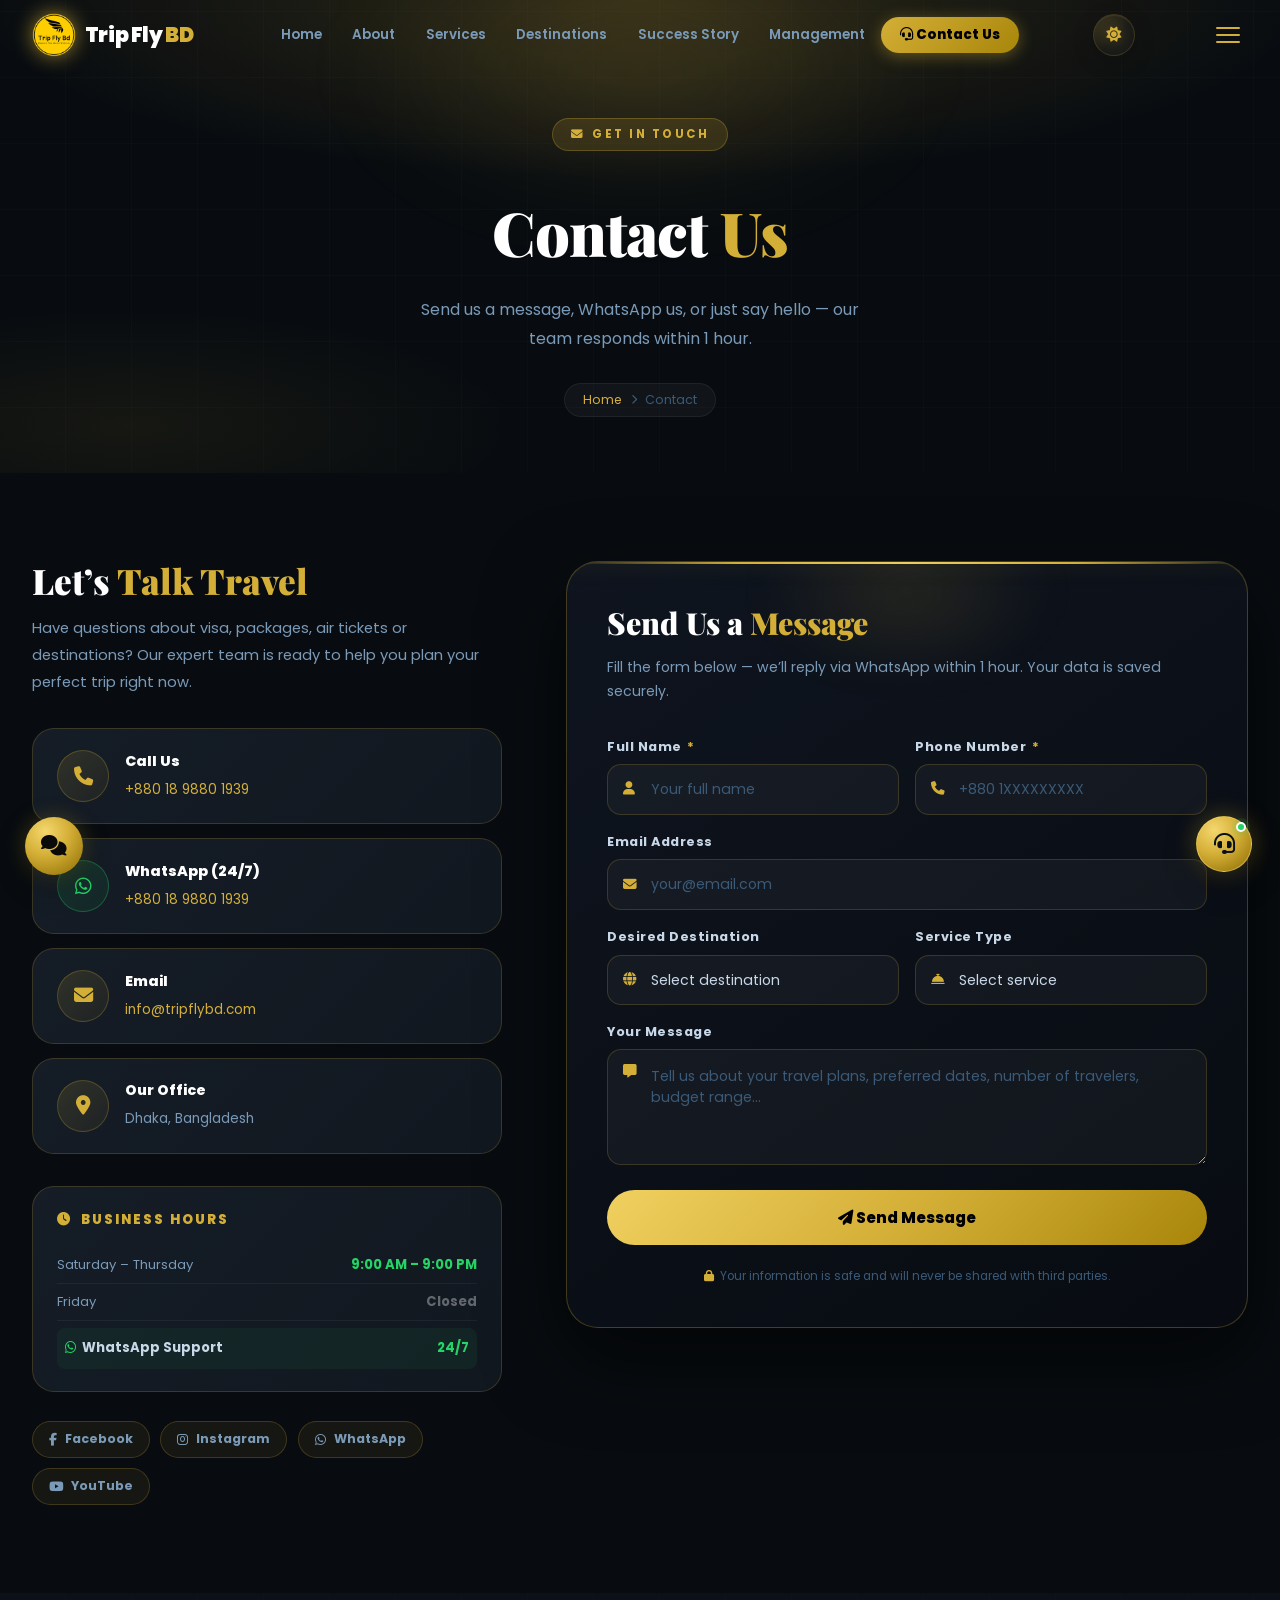
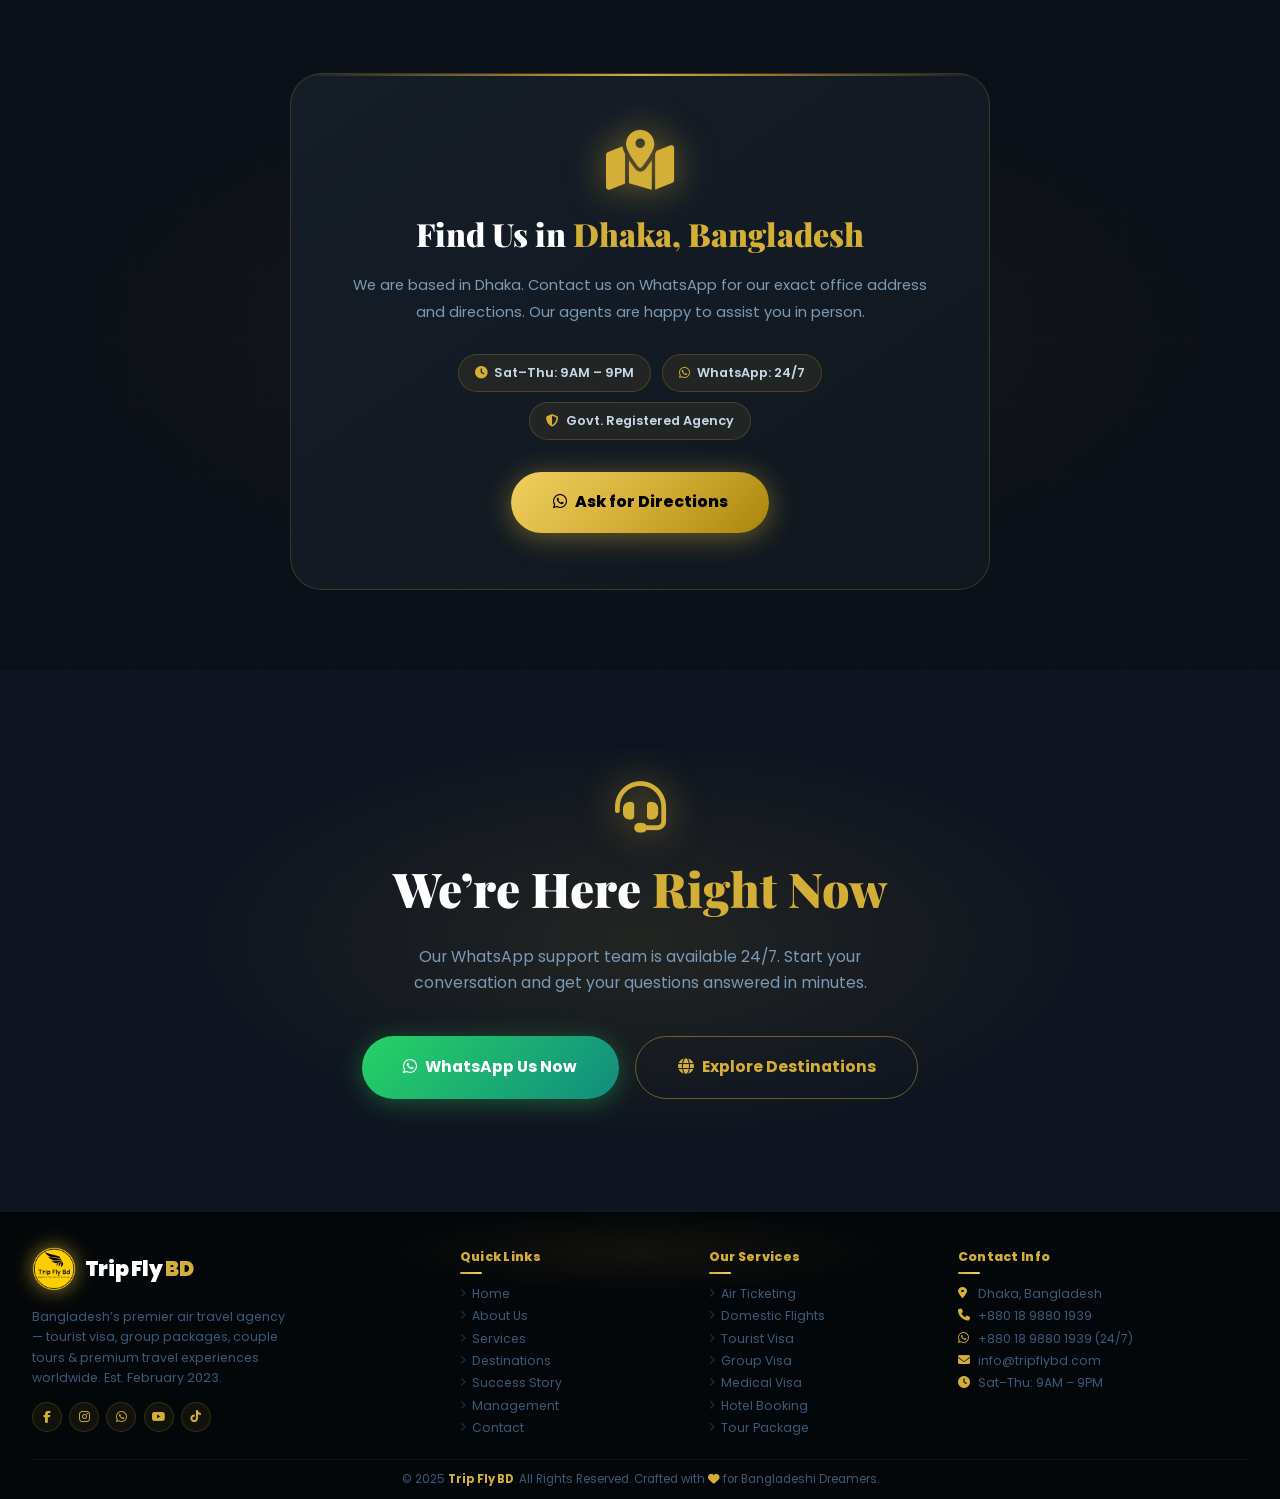
<file: contact.html>
<!DOCTYPE html>
<html lang="en">
<head>
  <meta charset="UTF-8"/>
  <meta name="viewport" content="width=device-width, initial-scale=1.0, maximum-scale=5"/>
  <meta name="description" content="Contact Trip Fly BD â€” Expert visa and travel assistance. Send us a message or WhatsApp us 24/7."/>
  <meta name="theme-color" content="#D4AF37"/>
  <title>Contact Us | Trip Fly BD</title>
  <link rel="preconnect" href="https://fonts.googleapis.com"/>
  <link rel="preconnect" href="https://fonts.gstatic.com" crossorigin/>
  <link rel="stylesheet" href="https://cdnjs.cloudflare.com/ajax/libs/font-awesome/6.5.0/css/all.min.css" crossorigin="anonymous" referrerpolicy="no-referrer"/>
  <link rel="stylesheet" href="css/common.css"/>
  <link rel="stylesheet" href="css/contact.css"/>
  <link rel="stylesheet" href="css/chatbot.css"/>
</head>
<body>
<nav class="navbar" id="navbar" role="navigation" aria-label="Main navigation">
  <div class="nav-container">
    <a href="index.html" class="nav-logo" aria-label="Trip Fly BD Home">
      <img src="images/logo.png" alt="Trip Fly BD logo" class="logo-img"/>
      <span class="logo-text">Trip Fly <span class="gold">BD</span></span>
    </a>
    <ul class="nav-menu" id="navMenu" role="menubar">
      <li role="none"><a href="index.html"        class="nav-link"           role="menuitem">Home</a></li>
      <li role="none"><a href="about.html"        class="nav-link"           role="menuitem">About</a></li>
      <li role="none"><a href="services.html"     class="nav-link"           role="menuitem">Services</a></li>
      <li role="none"><a href="destinations.html" class="nav-link"           role="menuitem">Destinations</a></li>
      <li role="none"><a href="gallery.html"      class="nav-link"           role="menuitem">Success Story</a></li>
      <li role="none"><a href="management.html"   class="nav-link"           role="menuitem">Management</a></li>
      <li role="none">
        <a href="contact.html"
           class="nav-link nav-cta active" role="menuitem">
          <i class="fas fa-headset" aria-hidden="true"></i> Contact Us
        </a>
      </li>
    </ul>
    
    <button class="theme-toggle" id="themeToggle" type="button" aria-label="Switch to light mode" aria-pressed="false">
      <i class="fas fa-sun theme-icon-light" aria-hidden="true"></i>
      <i class="fas fa-moon theme-icon-dark" aria-hidden="true"></i>
    </button>
    <button class="hamburger" id="hamburger" aria-label="Toggle mobile menu" aria-expanded="false" aria-controls="navMenu">
      <span></span><span></span><span></span>
    </button>
  </div>
</nav>

<!-- PAGE HERO -->
<section class="contact-hero">
  <div class="contact-hero-orb" aria-hidden="true"></div>
  <div class="contact-hero-content">
    <span class="section-tag"><i class="fas fa-envelope"></i> Get In Touch</span>
    <h1>Contact <span class="gold">Us</span></h1>
    <p>Send us a message, WhatsApp us, or just say hello &mdash; our team responds within 1 hour.</p>
    <div class="breadcrumb">
      <a href="index.html">Home</a>
      <i class="fas fa-chevron-right"></i>
      <span>Contact</span>
    </div>
  </div>
</section>

<!-- MAIN CONTACT -->
<section class="contact-main">
  <div class="container">
    <div class="contact-grid">

      <!-- LEFT: INFO -->
      <div class="contact-info-panel reveal-left">
        <h2>Let&rsquo;s <span class="gold">Talk Travel</span></h2>
        <p>Have questions about visa, packages, air tickets or destinations? Our expert team is ready to help you plan your perfect trip right now.</p>

        <div class="info-cards">
          <div class="info-card">
            <div class="info-icon"><i class="fas fa-phone"></i></div>
            <div class="info-card-text">
              <strong>Call Us</strong>
              <span><a href="tel:+8801898801939">+880 18 9880 1939</a></span>
            </div>
          </div>
          <div class="info-card wa-card">
            <div class="info-icon"><i class="fab fa-whatsapp"></i></div>
            <div class="info-card-text">
              <strong>WhatsApp (24/7)</strong>
              <span><a href="https://wa.me/8801898801939" target="_blank" rel="noopener">+880 18 9880 1939</a></span>
            </div>
          </div>
          <div class="info-card">
            <div class="info-icon"><i class="fas fa-envelope"></i></div>
            <div class="info-card-text">
              <strong>Email</strong>
              <span><a href="mailto:info@tripflybd.com">info@tripflybd.com</a></span>
            </div>
          </div>
          <div class="info-card">
            <div class="info-icon"><i class="fas fa-map-marker-alt"></i></div>
            <div class="info-card-text">
              <strong>Our Office</strong>
              <span>Dhaka, Bangladesh</span>
            </div>
          </div>
        </div>

        <!-- Business Hours -->
        <div class="business-hours">
          <div class="bh-title"><i class="fas fa-clock"></i> Business Hours</div>
          <div class="bh-row open"><span>Saturday &ndash; Thursday</span><span>9:00 AM &ndash; 9:00 PM</span></div>
          <div class="bh-row closed"><span>Friday</span><span>Closed</span></div>
          <div class="bh-row open" style="border-bottom:none;margin-top:.4rem;background:rgba(37,211,102,.06);border-radius:8px;padding:.6rem .5rem;"><span style="color:var(--txt-light);font-weight:700;"><i class="fab fa-whatsapp" style="color:#25D366;margin-right:.4rem;"></i>WhatsApp Support</span><span style="color:#25D366;">24/7</span></div>
        </div>

        <!-- Social Links -->
        <div class="contact-socials-row">
          <a href="https://www.facebook.com/tripflybdofficial/" target="_blank" rel="noopener" class="contact-social-btn"><i class="fab fa-facebook-f"></i> Facebook</a>
          <a href="#" class="contact-social-btn"><i class="fab fa-instagram"></i> Instagram</a>
          <a href="https://wa.me/8801898801939" target="_blank" rel="noopener" class="contact-social-btn"><i class="fab fa-whatsapp"></i> WhatsApp</a>
          <a href="#" class="contact-social-btn"><i class="fab fa-youtube"></i> YouTube</a>
        </div>
      </div>

      <!-- RIGHT: FORM -->
      <div class="contact-form-wrap reveal-right">
        <div class="cfb-top-glow" aria-hidden="true"></div>
        <div class="form-header">
          <h3>Send Us a <span class="gold">Message</span></h3>
          <p>Fill the form below &mdash; we&rsquo;ll reply via WhatsApp within 1 hour. Your data is saved securely.</p>
        </div>
        <form class="cf-form" id="contactForm" novalidate autocomplete="off">
          <!-- Honeypot (hidden spam trap) -->
          <input type="text" id="cfHoneypot" name="website" style="display:none;" tabindex="-1" autocomplete="off"/>

          <div class="cf-row">
            <div class="cf-group">
              <label class="cf-label" for="cfName">Full Name <span class="cf-req">*</span></label>
              <div class="cf-input-wrap">
                <i class="fas fa-user cf-input-icon"></i>
                <input type="text" id="cfName" class="cf-input" placeholder="Your full name" required/>
              </div>
            </div>
            <div class="cf-group">
              <label class="cf-label" for="cfPhone">Phone Number <span class="cf-req">*</span></label>
              <div class="cf-input-wrap">
                <i class="fas fa-phone cf-input-icon"></i>
                <input type="tel" id="cfPhone" class="cf-input" placeholder="+880 1XXXXXXXXX" required/>
              </div>
            </div>
          </div>

          <div class="cf-group">
            <label class="cf-label" for="cfEmail">Email Address</label>
            <div class="cf-input-wrap">
              <i class="fas fa-envelope cf-input-icon"></i>
              <input type="email" id="cfEmail" class="cf-input" placeholder="your@email.com"/>
            </div>
          </div>

          <div class="cf-row">
            <div class="cf-group">
              <label class="cf-label" for="cfDest">Desired Destination</label>
              <div class="cf-input-wrap">
                <i class="fas fa-globe cf-input-icon"></i>
                <select id="cfDest" class="cf-select cf-input">
                  <option value="" disabled selected>Select destination</option>
                  <option>Thailand</option><option>Dubai / UAE</option><option>Malaysia</option>
                  <option>Maldives</option><option>Singapore</option><option>India</option>
                  <option>Sri Lanka</option><option>Indonesia</option><option>Nepal</option>
                  <option>China</option><option>Japan</option><option>Turkey</option>
                  <option>Saudi Arabia</option><option>Qatar</option><option>Pakistan</option>
                  <option>Bhutan</option><option>Philippines</option><option>UK</option>
                  <option>USA</option><option>Canada</option><option>Australia</option>
                  <option>Portugal</option><option>South Africa</option><option>Other</option>
                </select>
              </div>
            </div>
            <div class="cf-group">
              <label class="cf-label" for="cfService">Service Type</label>
              <div class="cf-input-wrap">
                <i class="fas fa-concierge-bell cf-input-icon"></i>
                <select id="cfService" class="cf-select cf-input">
                  <option value="" disabled selected>Select service</option>
                  <option>International Air Ticketing</option>
                  <option>Domestic Air Ticketing</option>
                  <option>Ticket Date Changing</option>
                  <option>Tourist Visa</option>
                  <option>Student Visa</option>
                  <option>Group Visa</option>
                  <option>Medical Visa</option>
                  <option>Couple Travel Package</option>
                  <option>Hotel Booking</option>
                  <option>Tour Package</option>
                  <option>General Enquiry</option>
                </select>
              </div>
            </div>
          </div>

          <div class="cf-group">
            <label class="cf-label" for="cfMsg">Your Message</label>
            <div class="cf-input-wrap cf-textarea-wrap">
              <i class="fas fa-comment-alt cf-input-icon"></i>
              <textarea id="cfMsg" class="cf-textarea" rows="4" placeholder="Tell us about your travel plans, preferred dates, number of travelers, budget range..."></textarea>
            </div>
          </div>

          <!-- Status message -->
          <div class="cf-status" id="cfStatus" role="alert"></div>

          <button type="submit" class="cf-submit" id="cfSubmit">
            <span class="btn-spinner"></span>
            <span class="btn-text-normal"><i class="fas fa-paper-plane"></i> Send Message</span>
          </button>

          <!-- WhatsApp follow-up (shown after success) -->
          <a href="#" id="cfWAFollowup" target="_blank" rel="noopener"
             class="btn btn-whatsapp" style="display:none;width:100%;justify-content:center;margin-top:.6rem;">
            <i class="fab fa-whatsapp"></i> Also Send via WhatsApp
          </a>

          <div class="cf-privacy"><i class="fas fa-lock"></i> Your information is safe and will never be shared with third parties.</div>
        </form>
      </div>

    </div>
  </div>
</section>

<!-- LOCATION -->
<section class="location-section">
  <div class="container">
    <div class="location-inner reveal-up">
      <i class="fas fa-map-marked-alt location-icon"></i>
      <h3>Find Us in <span class="gold">Dhaka, Bangladesh</span></h3>
      <p>We are based in Dhaka. Contact us on WhatsApp for our exact office address and directions. Our agents are happy to assist you in person.</p>
      <div class="location-badges">
        <span class="loc-badge"><i class="fas fa-clock"></i> Sat&ndash;Thu: 9AM &ndash; 9PM</span>
        <span class="loc-badge"><i class="fab fa-whatsapp"></i> WhatsApp: 24/7</span>
        <span class="loc-badge"><i class="fas fa-shield-alt"></i> Govt. Registered Agency</span>
      </div>
      <a href="https://wa.me/8801898801939?text=Hello%20Trip%20Fly%20BD!%20Can%20you%20share%20your%20office%20address?" target="_blank" rel="noopener" class="btn btn-gold btn-lg">
        <i class="fab fa-whatsapp"></i> Ask for Directions
      </a>
    </div>
  </div>
</section>

<!-- CTA -->
<section class="cta-section">
  <div class="container">
    <div class="cta-content">
      <i class="fas fa-headset cta-icon"></i>
      <h2>We&rsquo;re Here <span class="gold">Right Now</span></h2>
      <p>Our WhatsApp support team is available 24/7. Start your conversation and get your questions answered in minutes.</p>
      <div class="cta-buttons">
        <a href="https://wa.me/8801898801939?text=Hello%20Trip%20Fly%20BD!" target="_blank" rel="noopener" class="btn btn-whatsapp btn-lg"><i class="fab fa-whatsapp"></i> WhatsApp Us Now</a>
        <a href="destinations.html" class="btn btn-outline btn-lg"><i class="fas fa-globe"></i> Explore Destinations</a>
      </div>
    </div>
  </div>
</section>

<footer class="footer" role="contentinfo">
  <div class="container">
    <div class="footer-grid">
      <div class="footer-brand">
        <a href="index.html" class="nav-logo" style="display:inline-flex;"><img src="images/logo.png" alt="Trip Fly BD Logo" class="logo-img"/><span class="logo-text">Trip Fly <span class="gold">BD</span></span></a>
        <p>Bangladesh&rsquo;s premier air travel agency &mdash; tourist visa, group packages, couple tours &amp; premium travel experiences worldwide. Est. February 2023.</p>
        <div class="footer-socials">
          <a href="https://www.facebook.com/tripflybdofficial/" class="social-link" aria-label="Facebook" target="_blank" rel="noopener"><i class="fab fa-facebook-f"></i></a>
          <a href="#" class="social-link" aria-label="Instagram"><i class="fab fa-instagram"></i></a>
          <a href="https://wa.me/8801898801939" class="social-link" aria-label="WhatsApp" target="_blank" rel="noopener"><i class="fab fa-whatsapp"></i></a>
          <a href="#" class="social-link" aria-label="YouTube"><i class="fab fa-youtube"></i></a>
          <a href="#" class="social-link" aria-label="TikTok"><i class="fab fa-tiktok"></i></a>
        </div>
      </div>
      <div class="footer-links"><h4>Quick Links</h4><ul>
        <li><a href="index.html"><i class="fas fa-chevron-right"></i> Home</a></li>
        <li><a href="about.html"><i class="fas fa-chevron-right"></i> About Us</a></li>
        <li><a href="services.html"><i class="fas fa-chevron-right"></i> Services</a></li>
        <li><a href="destinations.html"><i class="fas fa-chevron-right"></i> Destinations</a></li>
        <li><a href="gallery.html"><i class="fas fa-chevron-right"></i> Success Story</a></li>
        <li><a href="management.html"><i class="fas fa-chevron-right"></i> Management</a></li>
        <li><a href="contact.html"><i class="fas fa-chevron-right"></i> Contact</a></li>
      </ul></div>
      <div class="footer-links"><h4>Our Services</h4><ul>
        <li><a href="services.html"><i class="fas fa-chevron-right"></i> Air Ticketing</a></li>
        <li><a href="services.html"><i class="fas fa-chevron-right"></i> Domestic Flights</a></li>
        <li><a href="services.html"><i class="fas fa-chevron-right"></i> Tourist Visa</a></li>
        <li><a href="services.html"><i class="fas fa-chevron-right"></i> Group Visa</a></li>
        <li><a href="services.html"><i class="fas fa-chevron-right"></i> Medical Visa</a></li>
        <li><a href="services.html"><i class="fas fa-chevron-right"></i> Hotel Booking</a></li>
        <li><a href="services.html"><i class="fas fa-chevron-right"></i> Tour Package</a></li>
      </ul></div>
      <div class="footer-contact"><h4>Contact Info</h4><ul>
        <li><i class="fas fa-map-marker-alt"></i> Dhaka, Bangladesh</li>
        <li><i class="fas fa-phone"></i> +880 18 9880 1939</li>
        <li><i class="fab fa-whatsapp"></i> +880 18 9880 1939 (24/7)</li>
        <li><i class="fas fa-envelope"></i> info@tripflybd.com</li>
        <li><i class="fas fa-clock"></i> Sat&ndash;Thu: 9AM &ndash; 9PM</li>
      </ul></div>
    </div>
    <div class="footer-bottom">
      <p>&copy; 2025 <span class="gold" style="font-weight:700;">Trip Fly BD</span>. All Rights Reserved. Crafted with <i class="fas fa-heart" style="color:var(--gold);"></i> for Bangladeshi Dreamers.</p>
    </div>
  </div>
</footer>

<script src="js/common.js"></script>
<script src="js/contact.js"></script>
<script src="js/chatbot.js"></script>
</body>
</html>
</file>
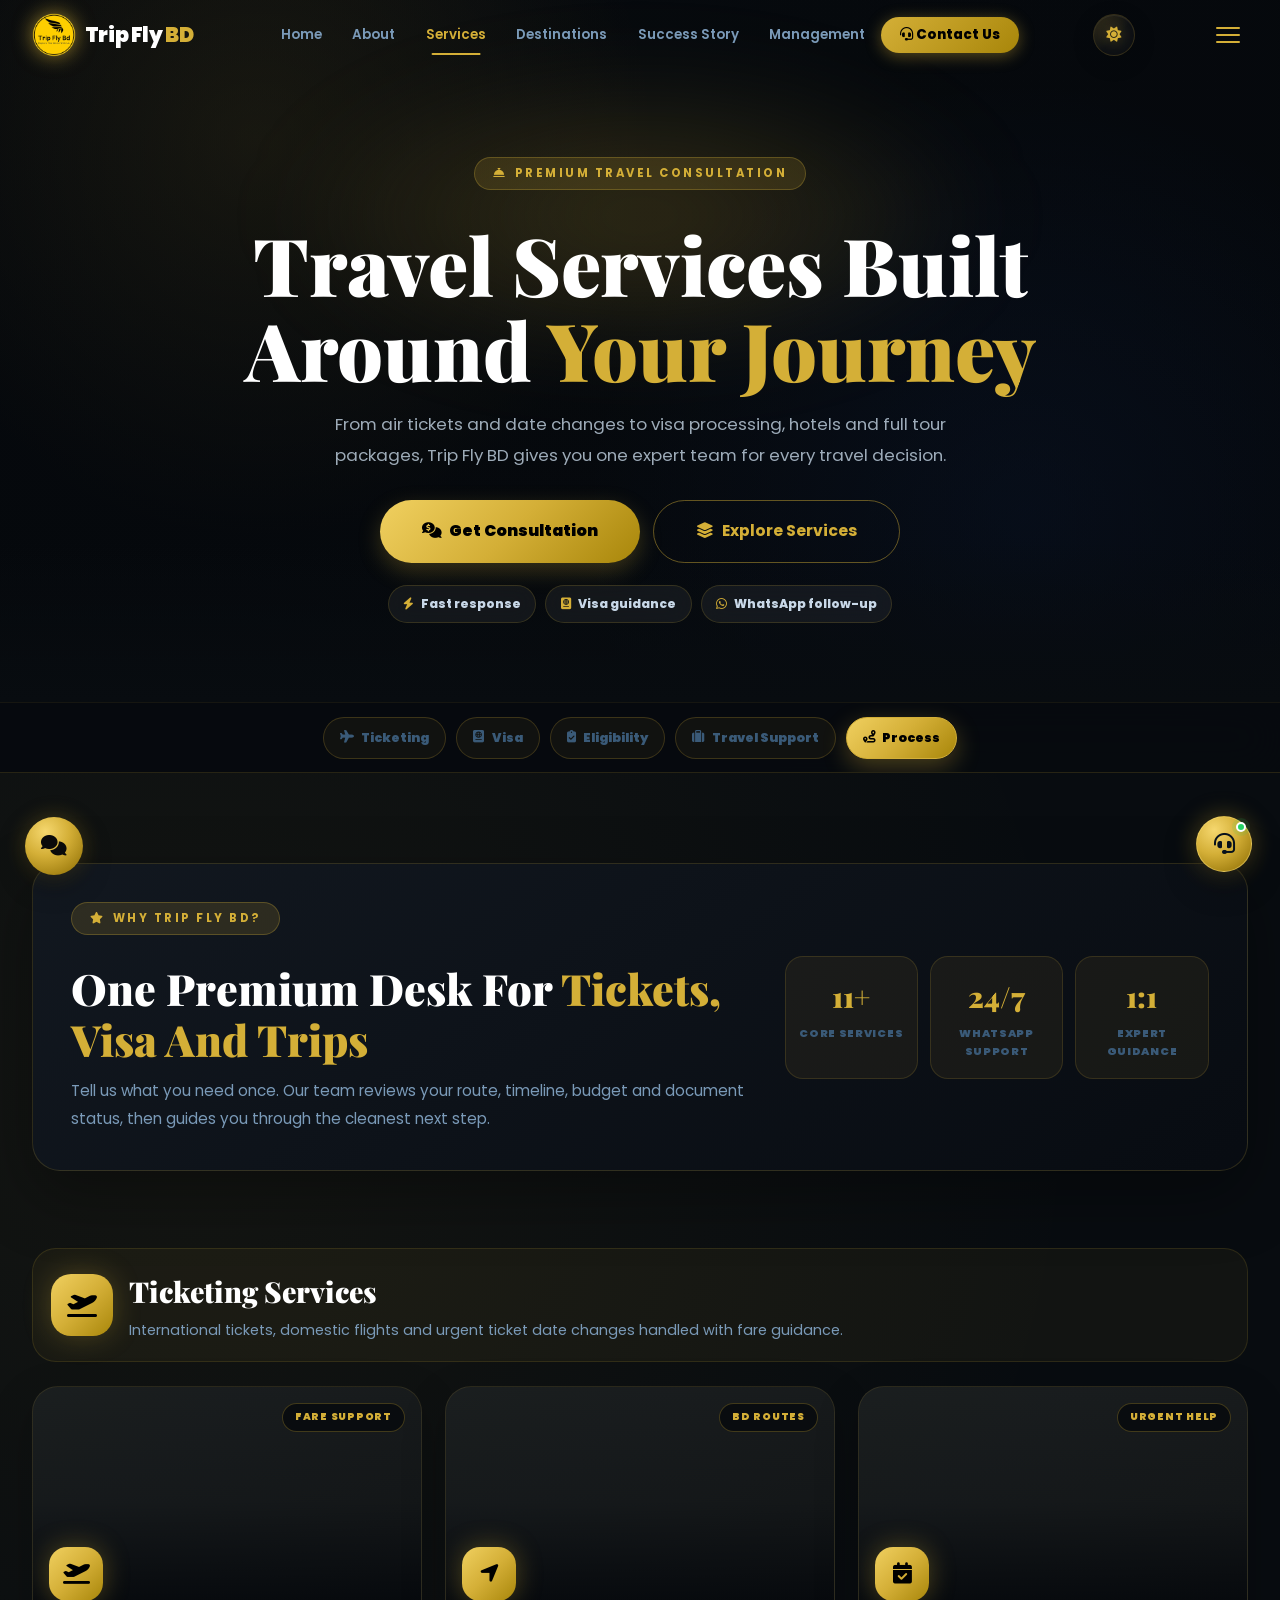
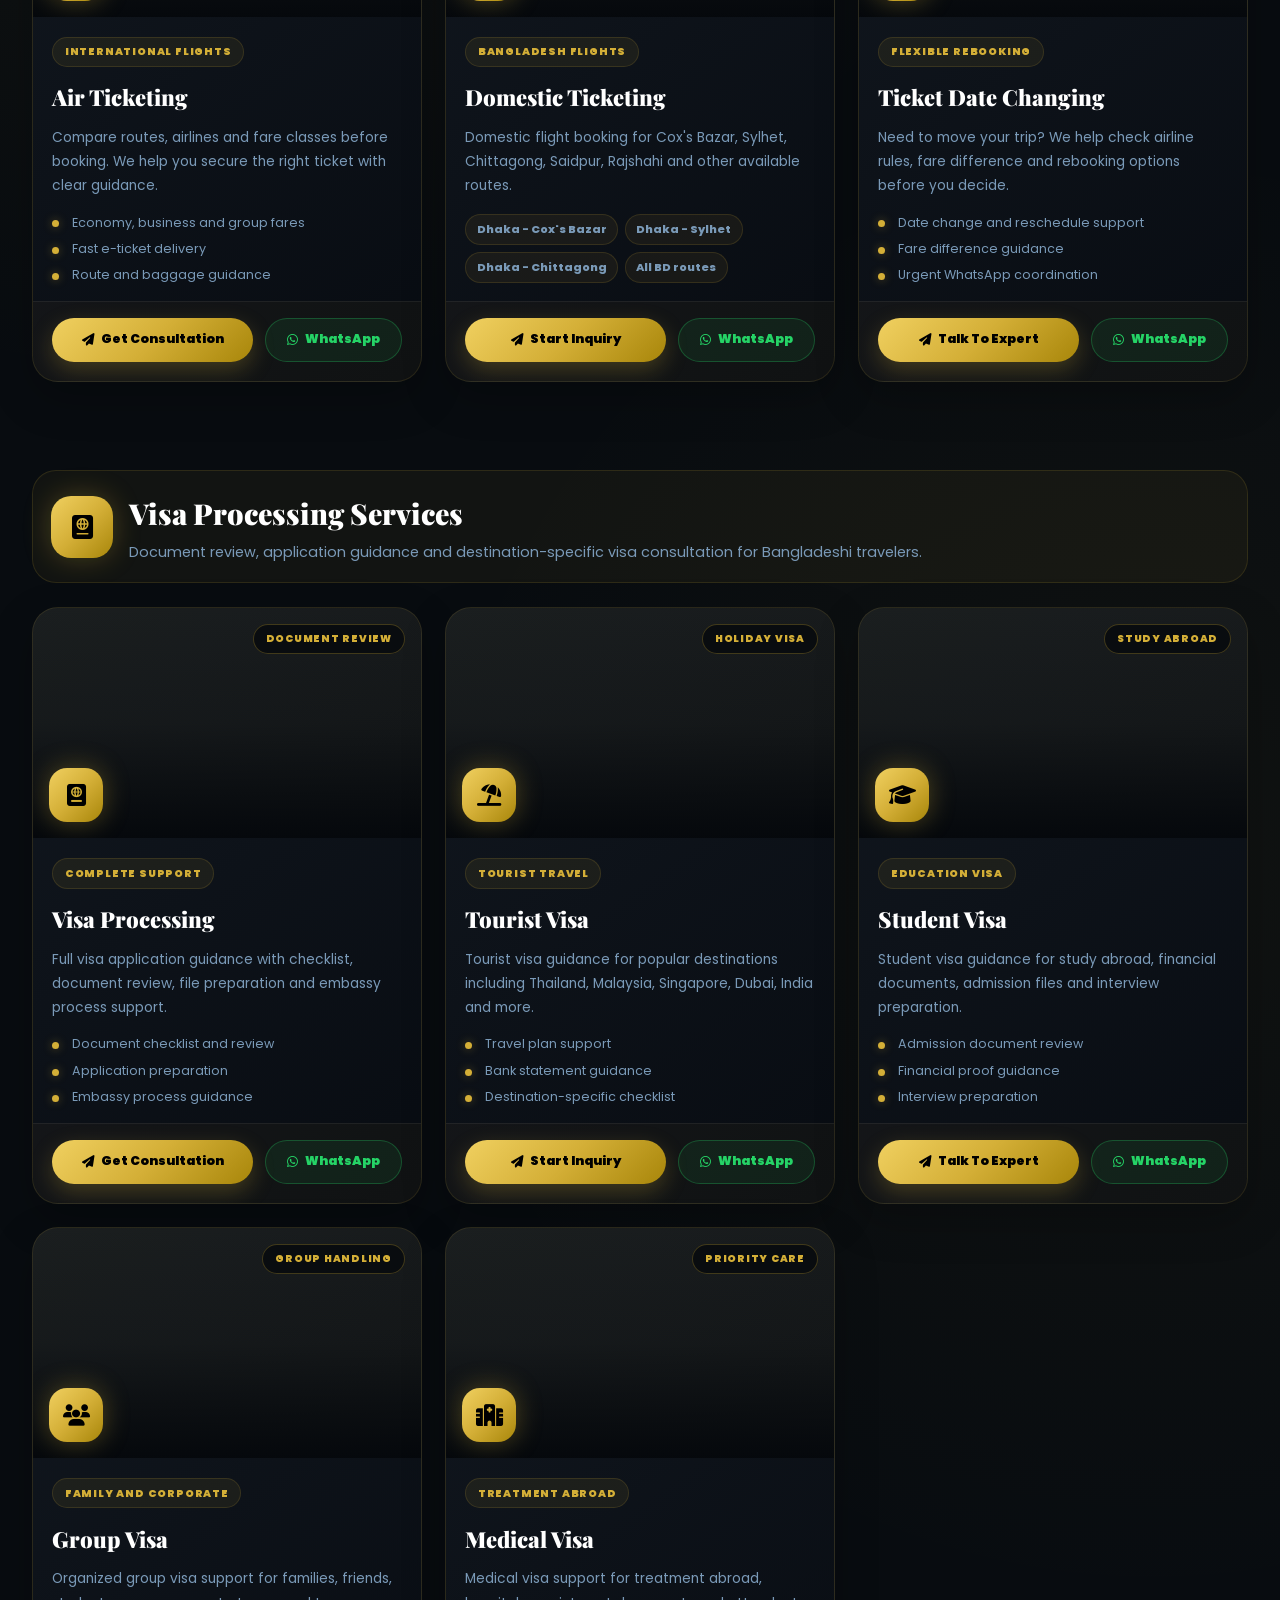
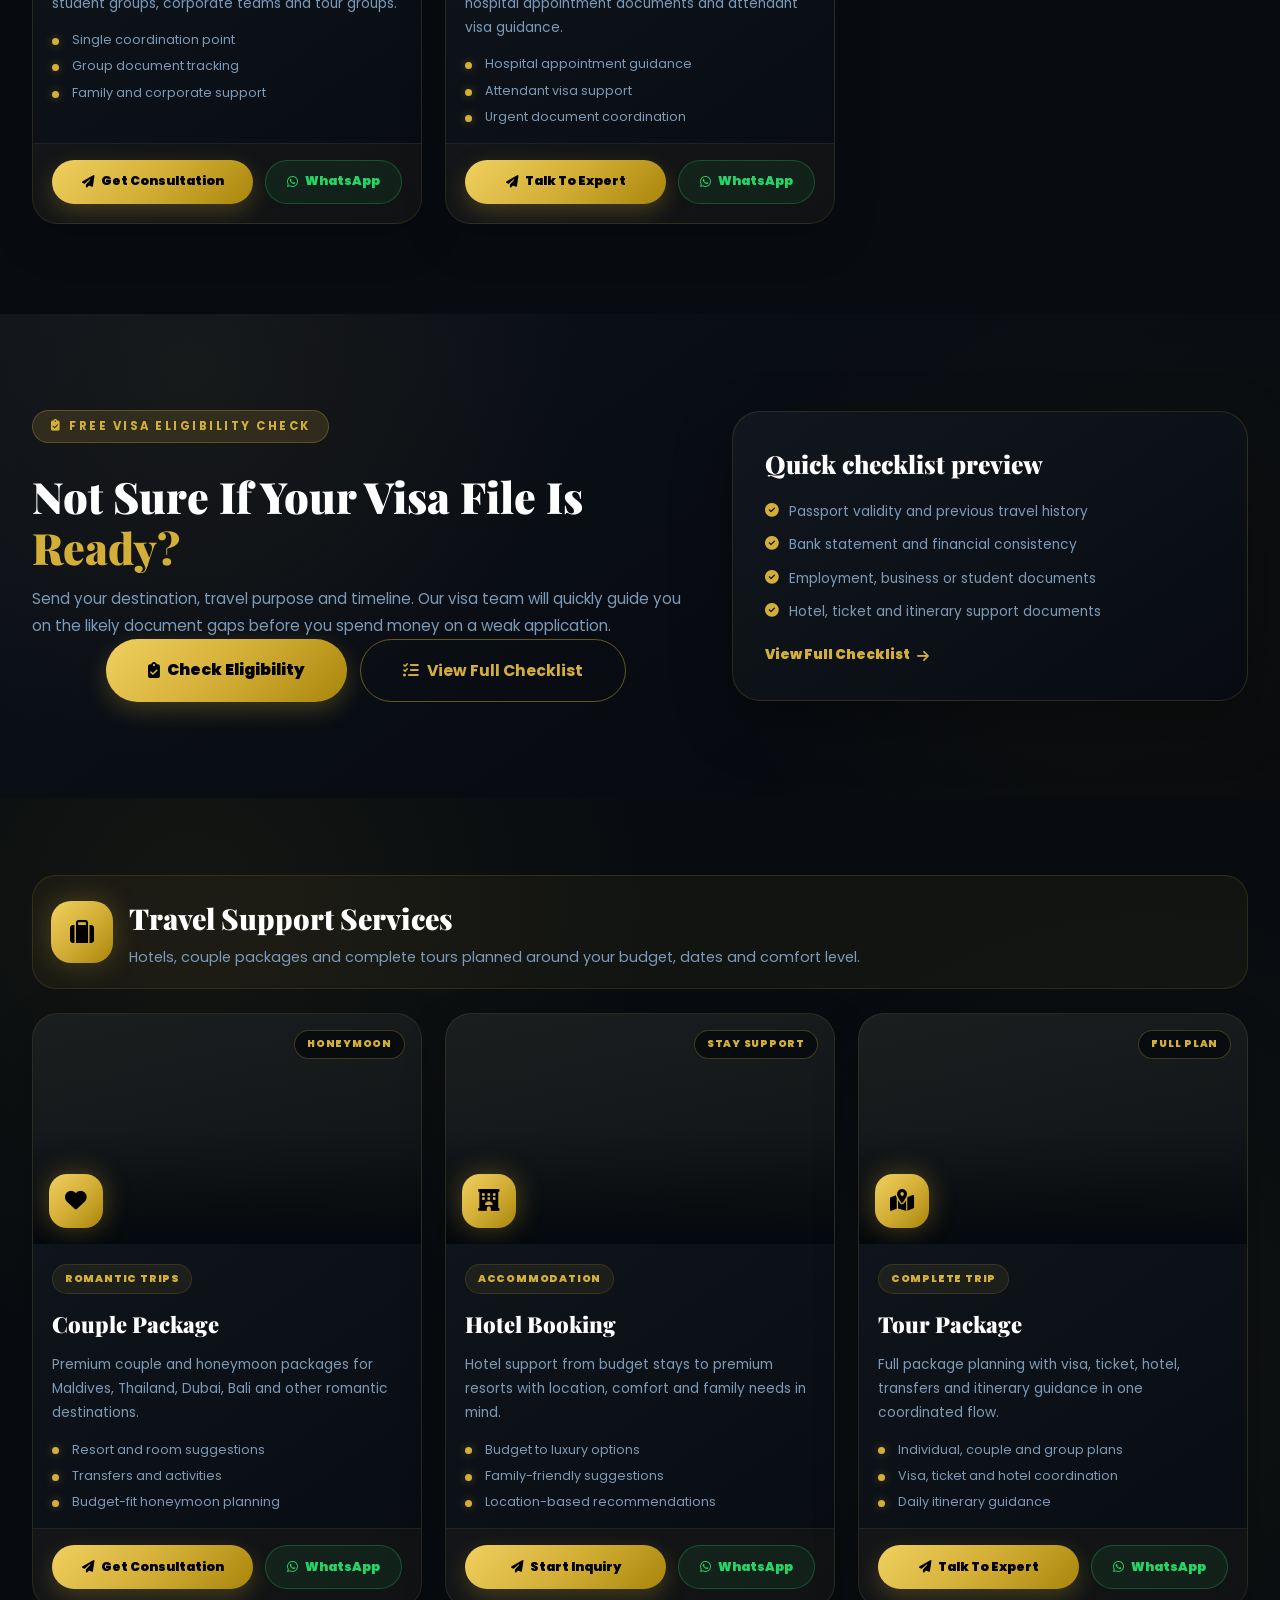
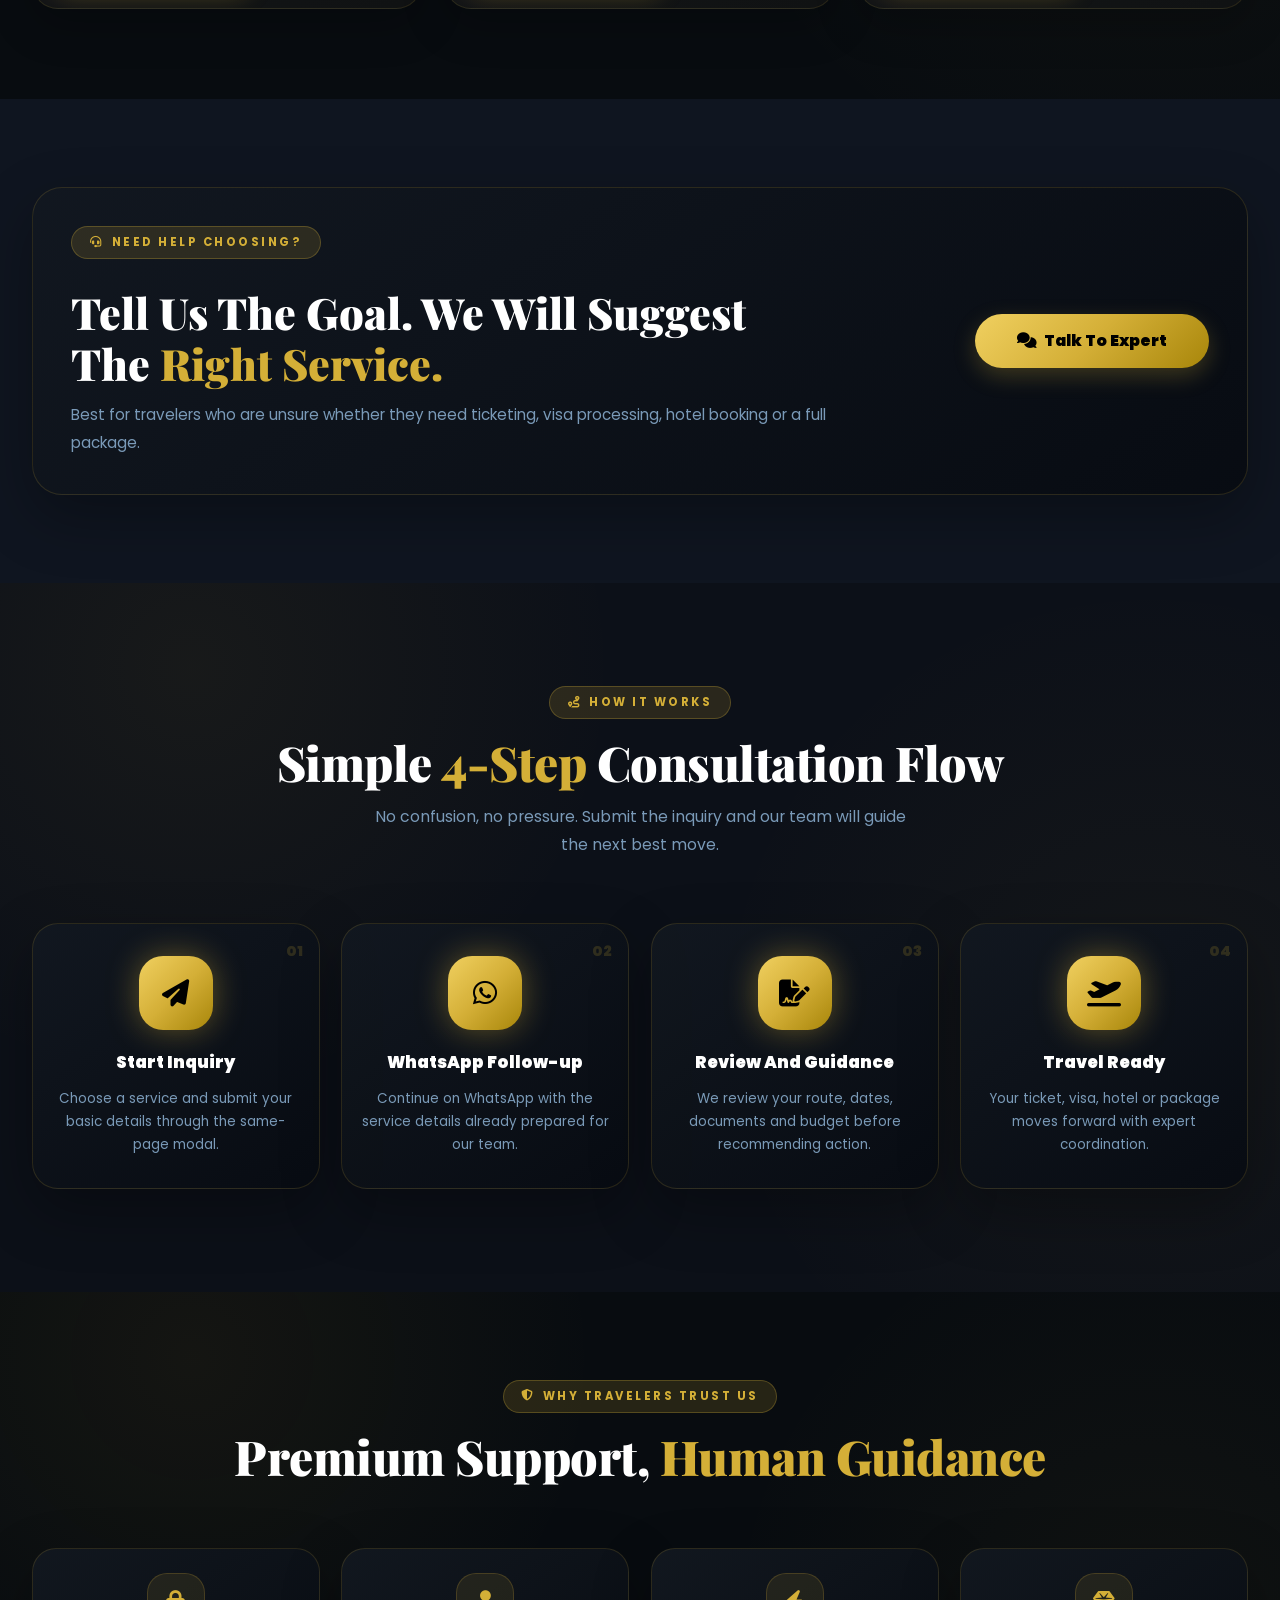
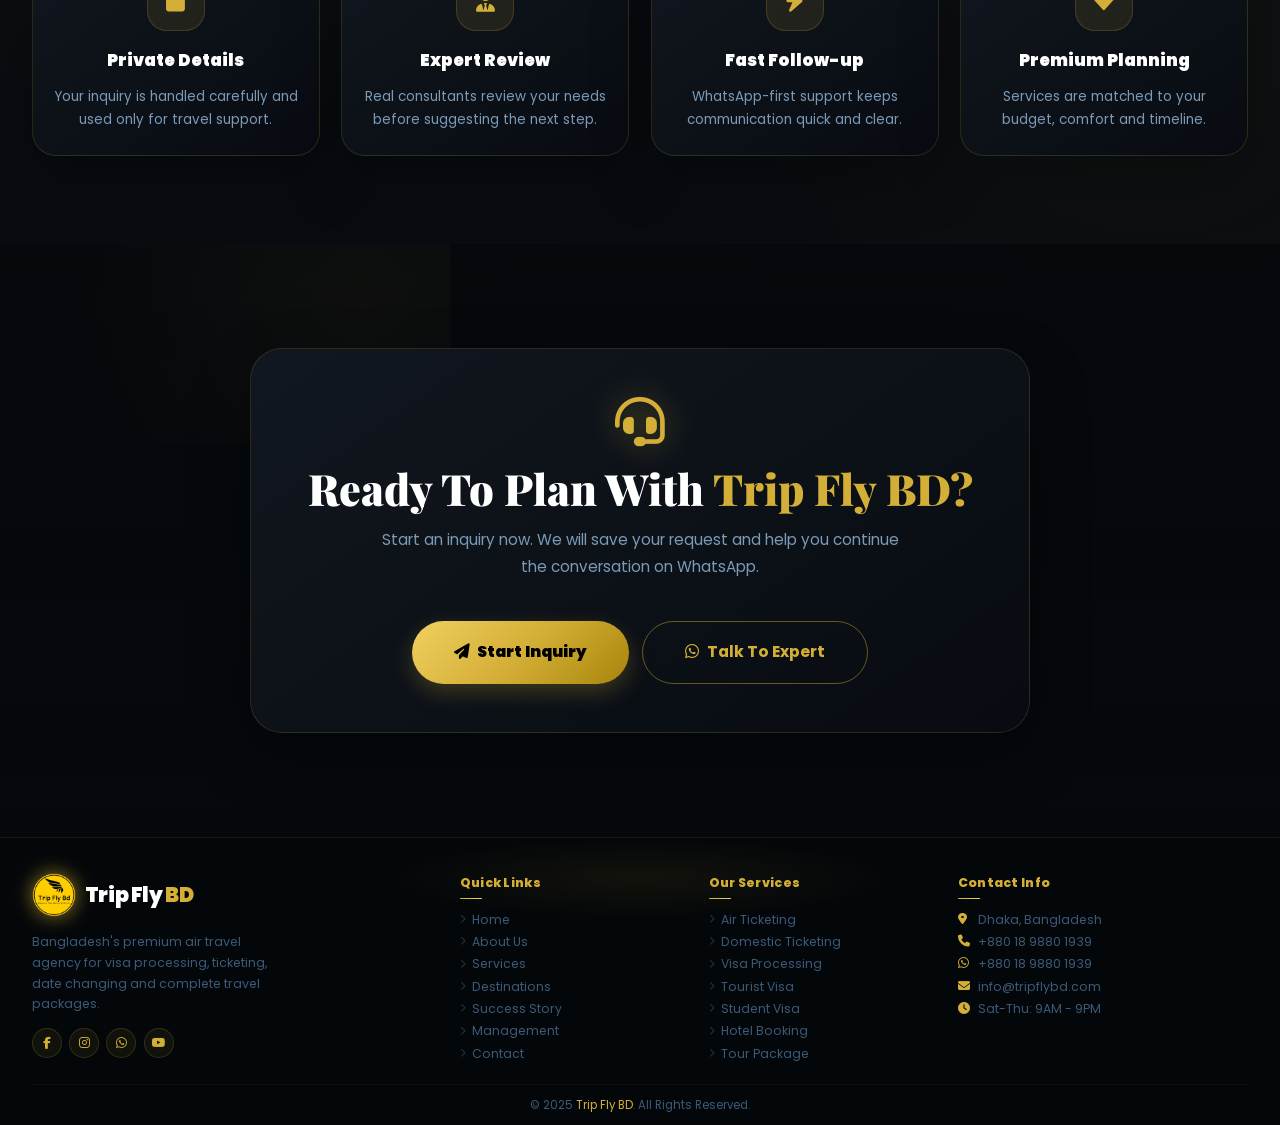
<file: services.html>
<!DOCTYPE html>
<html lang="en">
<head>
  <meta charset="UTF-8"/>
  <meta name="viewport" content="width=device-width, initial-scale=1.0, maximum-scale=5"/>
  <meta name="description" content="Trip Fly BD Services - premium air ticketing, visa processing, ticket date changing, hotel booking and travel consultation support from Bangladesh."/>
  <meta name="theme-color" content="#D4AF37"/>
  <title>Our Services | Trip Fly BD</title>

  <link rel="preconnect" href="https://fonts.googleapis.com"/>
  <link rel="preconnect" href="https://fonts.gstatic.com" crossorigin/>
  <link rel="stylesheet" href="https://cdnjs.cloudflare.com/ajax/libs/font-awesome/6.5.0/css/all.min.css" crossorigin="anonymous" referrerpolicy="no-referrer"/>
  <link rel="stylesheet" href="css/common.css"/>
  <link rel="stylesheet" href="css/services.css"/>
  <link rel="stylesheet" href="css/chatbot.css"/>
</head>

<body>
<nav class="navbar" id="navbar" role="navigation" aria-label="Main navigation">
  <div class="nav-container">
    <a href="index.html" class="nav-logo" aria-label="Trip Fly BD Home">
      <img src="images/logo.png" alt="Trip Fly BD logo" class="logo-img"/>
      <span class="logo-text">Trip Fly <span class="gold">BD</span></span>
    </a>

    <ul class="nav-menu" id="navMenu" role="menubar">
      <li><a href="index.html" class="nav-link">Home</a></li>
      <li><a href="about.html" class="nav-link">About</a></li>
      <li><a href="services.html" class="nav-link active">Services</a></li>
      <li><a href="destinations.html" class="nav-link">Destinations</a></li>
      <li><a href="gallery.html" class="nav-link">Success Story</a></li>
      <li><a href="management.html" class="nav-link">Management</a></li>
      <li>
        <a href="contact.html" class="nav-link nav-cta" aria-label="Contact Trip Fly BD">
          <i class="fas fa-headset" aria-hidden="true"></i> Contact Us
        </a>
      </li>
    </ul>

    
    <button class="theme-toggle" id="themeToggle" type="button" aria-label="Switch to light mode" aria-pressed="false">
      <i class="fas fa-sun theme-icon-light" aria-hidden="true"></i>
      <i class="fas fa-moon theme-icon-dark" aria-hidden="true"></i>
    </button>
    <button class="hamburger" id="hamburger" aria-label="Toggle mobile menu" aria-expanded="false" aria-controls="navMenu">
      <span></span><span></span><span></span>
    </button>
  </div>
</nav>

<main>
  <section class="services-hero" aria-labelledby="servicesHeroTitle">
    <div class="services-hero-bg" aria-hidden="true"></div>
    <div class="services-hero-glow" aria-hidden="true"></div>

    <div class="services-hero-content">
      <span class="section-tag"><i class="fas fa-concierge-bell" aria-hidden="true"></i> Premium Travel Consultation</span>
      <h1 id="servicesHeroTitle">Travel Services Built Around <span class="gold">Your Journey</span></h1>
      <p>From air tickets and date changes to visa processing, hotels and full tour packages, Trip Fly BD gives you one expert team for every travel decision.</p>

      <div class="services-hero-actions">
        <button type="button" class="btn btn-gold btn-lg svc-inquiry-btn" data-service="General Travel Consultation">
          <i class="fas fa-comments-dollar" aria-hidden="true"></i> Get Consultation
        </button>
        <a href="#services-main" class="btn btn-outline btn-lg">
          <i class="fas fa-layer-group" aria-hidden="true"></i> Explore Services
        </a>
      </div>

      <div class="hero-proof-row" role="list" aria-label="Service proof points">
        <span role="listitem"><i class="fas fa-bolt" aria-hidden="true"></i> Fast response</span>
        <span role="listitem"><i class="fas fa-passport" aria-hidden="true"></i> Visa guidance</span>
        <span role="listitem"><i class="fab fa-whatsapp" aria-hidden="true"></i> WhatsApp follow-up</span>
      </div>
    </div>
  </section>

  <nav class="services-nav" aria-label="Service categories">
    <div class="services-nav-inner">
      <button type="button" class="svc-tab active" data-target="sec-ticket"><i class="fas fa-plane" aria-hidden="true"></i> Ticketing</button>
      <button type="button" class="svc-tab" data-target="sec-visa"><i class="fas fa-passport" aria-hidden="true"></i> Visa</button>
      <button type="button" class="svc-tab" data-target="sec-checklist"><i class="fas fa-clipboard-check" aria-hidden="true"></i> Eligibility</button>
      <button type="button" class="svc-tab" data-target="sec-travel"><i class="fas fa-suitcase" aria-hidden="true"></i> Travel Support</button>
      <button type="button" class="svc-tab" data-target="sec-process"><i class="fas fa-route" aria-hidden="true"></i> Process</button>
    </div>
  </nav>

  <section class="services-main" id="services-main">
    <div class="container">
      <div class="service-intro-card reveal-up">
        <div>
          <span class="section-tag"><i class="fas fa-star" aria-hidden="true"></i> Why Trip Fly BD?</span>
          <h2>One Premium Desk For <span class="gold">Tickets, Visa And Trips</span></h2>
          <p>Tell us what you need once. Our team reviews your route, timeline, budget and document status, then guides you through the cleanest next step.</p>
        </div>
        <div class="service-intro-stats" aria-label="Service highlights">
          <div><strong>11+</strong><span>Core services</span></div>
          <div><strong>24/7</strong><span>WhatsApp support</span></div>
          <div><strong>1:1</strong><span>Expert guidance</span></div>
        </div>
      </div>

      <section class="svc-section-block" id="sec-ticket" aria-labelledby="ticketTitle">
        <div class="svc-category-header">
          <div class="svc-cat-icon"><i class="fas fa-plane-departure" aria-hidden="true"></i></div>
          <div>
            <h2 id="ticketTitle">Ticketing Services</h2>
            <p>International tickets, domestic flights and urgent ticket date changes handled with fare guidance.</p>
          </div>
        </div>

        <div class="svc-cards-grid">
          <article class="svc-card reveal-up" data-service="Air Ticketing">
            <div class="svc-card-img">
              <img src="https://images.unsplash.com/photo-1436491865332-7a61a109cc05?w=900&q=80&fit=crop" alt="Airplane wing above clouds" loading="lazy"/>
              <span class="svc-badge">Fare Support</span>
              <div class="svc-icon-badge"><i class="fas fa-plane-departure" aria-hidden="true"></i></div>
            </div>
            <div class="svc-card-body">
              <span class="svc-card-tag">International Flights</span>
              <h3>Air Ticketing</h3>
              <p>Compare routes, airlines and fare classes before booking. We help you secure the right ticket with clear guidance.</p>
              <ul>
                <li>Economy, business and group fares</li>
                <li>Fast e-ticket delivery</li>
                <li>Route and baggage guidance</li>
              </ul>
            </div>
            <div class="svc-card-footer">
              <button type="button" class="svc-inquiry-btn" data-service="Air Ticketing"><i class="fas fa-paper-plane" aria-hidden="true"></i> Get Consultation</button>
              <a href="https://wa.me/8801898801939?text=I%20need%20air%20ticketing%20support" target="_blank" rel="noopener" class="svc-wa-btn"><i class="fab fa-whatsapp" aria-hidden="true"></i> WhatsApp</a>
            </div>
          </article>

          <article class="svc-card reveal-up delay-1" data-service="Domestic Ticketing">
            <div class="svc-card-img">
              <img src="https://images.unsplash.com/photo-1529074963764-98f45c47344b?w=900&q=80&fit=crop" alt="Passenger aircraft in flight" loading="lazy"/>
              <span class="svc-badge">BD Routes</span>
              <div class="svc-icon-badge"><i class="fas fa-location-arrow" aria-hidden="true"></i></div>
            </div>
            <div class="svc-card-body">
              <span class="svc-card-tag">Bangladesh Flights</span>
              <h3>Domestic Ticketing</h3>
              <p>Domestic flight booking for Cox's Bazar, Sylhet, Chittagong, Saidpur, Rajshahi and other available routes.</p>
              <div class="domestic-mini-routes">
                <span>Dhaka - Cox's Bazar</span>
                <span>Dhaka - Sylhet</span>
                <span>Dhaka - Chittagong</span>
                <span>All BD routes</span>
              </div>
            </div>
            <div class="svc-card-footer">
              <button type="button" class="svc-inquiry-btn" data-service="Domestic Ticketing"><i class="fas fa-paper-plane" aria-hidden="true"></i> Start Inquiry</button>
              <a href="https://wa.me/8801898801939?text=I%20need%20domestic%20ticketing%20support" target="_blank" rel="noopener" class="svc-wa-btn"><i class="fab fa-whatsapp" aria-hidden="true"></i> WhatsApp</a>
            </div>
          </article>

          <article class="svc-card reveal-up delay-2" data-service="Ticket Date Changing">
            <div class="svc-card-img">
              <img src="https://images.unsplash.com/photo-1506784983877-45594efa4cbe?w=900&q=80&fit=crop" alt="Calendar and travel planning desk" loading="lazy"/>
              <span class="svc-badge">Urgent Help</span>
              <div class="svc-icon-badge"><i class="fas fa-calendar-check" aria-hidden="true"></i></div>
            </div>
            <div class="svc-card-body">
              <span class="svc-card-tag">Flexible Rebooking</span>
              <h3>Ticket Date Changing</h3>
              <p>Need to move your trip? We help check airline rules, fare difference and rebooking options before you decide.</p>
              <ul>
                <li>Date change and reschedule support</li>
                <li>Fare difference guidance</li>
                <li>Urgent WhatsApp coordination</li>
              </ul>
            </div>
            <div class="svc-card-footer">
              <button type="button" class="svc-inquiry-btn" data-service="Ticket Date Changing"><i class="fas fa-paper-plane" aria-hidden="true"></i> Talk To Expert</button>
              <a href="https://wa.me/8801898801939?text=I%20need%20ticket%20date%20changing%20support" target="_blank" rel="noopener" class="svc-wa-btn"><i class="fab fa-whatsapp" aria-hidden="true"></i> WhatsApp</a>
            </div>
          </article>
        </div>
      </section>

      <section class="svc-section-block" id="sec-visa" aria-labelledby="visaTitle">
        <div class="svc-category-header">
          <div class="svc-cat-icon"><i class="fas fa-passport" aria-hidden="true"></i></div>
          <div>
            <h2 id="visaTitle">Visa Processing Services</h2>
            <p>Document review, application guidance and destination-specific visa consultation for Bangladeshi travelers.</p>
          </div>
        </div>

        <div class="svc-cards-grid">
          <article class="svc-card reveal-up" data-service="Visa Processing">
            <div class="svc-card-img">
              <img src="https://images.unsplash.com/photo-1450101499163-c8848c66ca85?w=900&q=80&fit=crop" alt="Visa documents and passport" loading="lazy"/>
              <span class="svc-badge">Document Review</span>
              <div class="svc-icon-badge"><i class="fas fa-passport" aria-hidden="true"></i></div>
            </div>
            <div class="svc-card-body">
              <span class="svc-card-tag">Complete Support</span>
              <h3>Visa Processing</h3>
              <p>Full visa application guidance with checklist, document review, file preparation and embassy process support.</p>
              <ul>
                <li>Document checklist and review</li>
                <li>Application preparation</li>
                <li>Embassy process guidance</li>
              </ul>
            </div>
            <div class="svc-card-footer">
              <button type="button" class="svc-inquiry-btn" data-service="Visa Processing"><i class="fas fa-paper-plane" aria-hidden="true"></i> Get Consultation</button>
              <a href="https://wa.me/8801898801939?text=I%20need%20visa%20processing%20support" target="_blank" rel="noopener" class="svc-wa-btn"><i class="fab fa-whatsapp" aria-hidden="true"></i> WhatsApp</a>
            </div>
          </article>

          <article class="svc-card reveal-up delay-1" data-service="Tourist Visa">
            <div class="svc-card-img">
              <img src="https://images.unsplash.com/photo-1507525428034-b723cf961d3e?w=900&q=80&fit=crop" alt="Beach destination for tourist visa" loading="lazy"/>
              <span class="svc-badge">Holiday Visa</span>
              <div class="svc-icon-badge"><i class="fas fa-umbrella-beach" aria-hidden="true"></i></div>
            </div>
            <div class="svc-card-body">
              <span class="svc-card-tag">Tourist Travel</span>
              <h3>Tourist Visa</h3>
              <p>Tourist visa guidance for popular destinations including Thailand, Malaysia, Singapore, Dubai, India and more.</p>
              <ul>
                <li>Travel plan support</li>
                <li>Bank statement guidance</li>
                <li>Destination-specific checklist</li>
              </ul>
            </div>
            <div class="svc-card-footer">
              <button type="button" class="svc-inquiry-btn" data-service="Tourist Visa"><i class="fas fa-paper-plane" aria-hidden="true"></i> Start Inquiry</button>
              <a href="https://wa.me/8801898801939?text=I%20need%20tourist%20visa%20support" target="_blank" rel="noopener" class="svc-wa-btn"><i class="fab fa-whatsapp" aria-hidden="true"></i> WhatsApp</a>
            </div>
          </article>

          <article class="svc-card reveal-up delay-2" data-service="Student Visa">
            <div class="svc-card-img">
              <img src="https://images.unsplash.com/photo-1523050854058-8df90110c9f1?w=900&q=80&fit=crop" alt="Students walking on campus" loading="lazy"/>
              <span class="svc-badge">Study Abroad</span>
              <div class="svc-icon-badge"><i class="fas fa-graduation-cap" aria-hidden="true"></i></div>
            </div>
            <div class="svc-card-body">
              <span class="svc-card-tag">Education Visa</span>
              <h3>Student Visa</h3>
              <p>Student visa guidance for study abroad, financial documents, admission files and interview preparation.</p>
              <ul>
                <li>Admission document review</li>
                <li>Financial proof guidance</li>
                <li>Interview preparation</li>
              </ul>
            </div>
            <div class="svc-card-footer">
              <button type="button" class="svc-inquiry-btn" data-service="Student Visa"><i class="fas fa-paper-plane" aria-hidden="true"></i> Talk To Expert</button>
              <a href="https://wa.me/8801898801939?text=I%20need%20student%20visa%20support" target="_blank" rel="noopener" class="svc-wa-btn"><i class="fab fa-whatsapp" aria-hidden="true"></i> WhatsApp</a>
            </div>
          </article>

          <article class="svc-card reveal-up" data-service="Group Visa">
            <div class="svc-card-img">
              <img src="https://images.unsplash.com/photo-1529156069898-49953e39b3ac?w=900&q=80&fit=crop" alt="Travel group standing together" loading="lazy"/>
              <span class="svc-badge">Group Handling</span>
              <div class="svc-icon-badge"><i class="fas fa-users" aria-hidden="true"></i></div>
            </div>
            <div class="svc-card-body">
              <span class="svc-card-tag">Family And Corporate</span>
              <h3>Group Visa</h3>
              <p>Organized group visa support for families, friends, student groups, corporate teams and tour groups.</p>
              <ul>
                <li>Single coordination point</li>
                <li>Group document tracking</li>
                <li>Family and corporate support</li>
              </ul>
            </div>
            <div class="svc-card-footer">
              <button type="button" class="svc-inquiry-btn" data-service="Group Visa"><i class="fas fa-paper-plane" aria-hidden="true"></i> Get Consultation</button>
              <a href="https://wa.me/8801898801939?text=I%20need%20group%20visa%20support" target="_blank" rel="noopener" class="svc-wa-btn"><i class="fab fa-whatsapp" aria-hidden="true"></i> WhatsApp</a>
            </div>
          </article>

          <article class="svc-card reveal-up delay-1" data-service="Medical Visa">
            <div class="svc-card-img">
              <img src="https://images.unsplash.com/photo-1576091160550-2173dba999ef?w=900&q=80&fit=crop" alt="Medical consultation room" loading="lazy"/>
              <span class="svc-badge">Priority Care</span>
              <div class="svc-icon-badge"><i class="fas fa-hospital" aria-hidden="true"></i></div>
            </div>
            <div class="svc-card-body">
              <span class="svc-card-tag">Treatment Abroad</span>
              <h3>Medical Visa</h3>
              <p>Medical visa support for treatment abroad, hospital appointment documents and attendant visa guidance.</p>
              <ul>
                <li>Hospital appointment guidance</li>
                <li>Attendant visa support</li>
                <li>Urgent document coordination</li>
              </ul>
            </div>
            <div class="svc-card-footer">
              <button type="button" class="svc-inquiry-btn" data-service="Medical Visa"><i class="fas fa-paper-plane" aria-hidden="true"></i> Talk To Expert</button>
              <a href="https://wa.me/8801898801939?text=I%20need%20medical%20visa%20support" target="_blank" rel="noopener" class="svc-wa-btn"><i class="fab fa-whatsapp" aria-hidden="true"></i> WhatsApp</a>
            </div>
          </article>
        </div>
      </section>
    </div>
  </section>

  <section class="eligibility-section" id="sec-checklist" aria-labelledby="eligibilityTitle">
    <div class="container">
      <div class="eligibility-grid">
        <div class="eligibility-copy reveal-up">
          <span class="section-tag"><i class="fas fa-clipboard-check" aria-hidden="true"></i> Free Visa Eligibility Check</span>
          <h2 id="eligibilityTitle">Not Sure If Your Visa File Is <span class="gold">Ready?</span></h2>
          <p>Send your destination, travel purpose and timeline. Our visa team will quickly guide you on the likely document gaps before you spend money on a weak application.</p>
          <div class="eligibility-actions">
            <button type="button" class="btn btn-gold btn-lg svc-inquiry-btn" data-service="Free Visa Eligibility Check">
              <i class="fas fa-clipboard-check" aria-hidden="true"></i> Check Eligibility
            </button>
            <a href="destinations.html" class="btn btn-outline btn-lg">
              <i class="fas fa-list-check" aria-hidden="true"></i> View Full Checklist
            </a>
          </div>
        </div>

        <div class="checklist-preview reveal-up delay-1" aria-label="Short checklist preview">
          <h3>Quick checklist preview</h3>
          <ul>
            <li><i class="fas fa-check-circle" aria-hidden="true"></i> Passport validity and previous travel history</li>
            <li><i class="fas fa-check-circle" aria-hidden="true"></i> Bank statement and financial consistency</li>
            <li><i class="fas fa-check-circle" aria-hidden="true"></i> Employment, business or student documents</li>
            <li><i class="fas fa-check-circle" aria-hidden="true"></i> Hotel, ticket and itinerary support documents</li>
          </ul>
          <a href="destinations.html" class="checklist-link">View Full Checklist <i class="fas fa-arrow-right" aria-hidden="true"></i></a>
        </div>
      </div>
    </div>
  </section>

  <section class="services-main travel-support-main">
    <div class="container">
      <section class="svc-section-block" id="sec-travel" aria-labelledby="travelTitle">
        <div class="svc-category-header">
          <div class="svc-cat-icon"><i class="fas fa-suitcase" aria-hidden="true"></i></div>
          <div>
            <h2 id="travelTitle">Travel Support Services</h2>
            <p>Hotels, couple packages and complete tours planned around your budget, dates and comfort level.</p>
          </div>
        </div>

        <div class="svc-cards-grid">
          <article class="svc-card reveal-up" data-service="Couple Package">
            <div class="svc-card-img">
              <img src="https://images.unsplash.com/photo-1573843981267-be1999ff37cd?w=900&q=80&fit=crop" alt="Luxury Maldives water villas" loading="lazy"/>
              <span class="svc-badge">Honeymoon</span>
              <div class="svc-icon-badge"><i class="fas fa-heart" aria-hidden="true"></i></div>
            </div>
            <div class="svc-card-body">
              <span class="svc-card-tag">Romantic Trips</span>
              <h3>Couple Package</h3>
              <p>Premium couple and honeymoon packages for Maldives, Thailand, Dubai, Bali and other romantic destinations.</p>
              <ul>
                <li>Resort and room suggestions</li>
                <li>Transfers and activities</li>
                <li>Budget-fit honeymoon planning</li>
              </ul>
            </div>
            <div class="svc-card-footer">
              <button type="button" class="svc-inquiry-btn" data-service="Couple Package"><i class="fas fa-paper-plane" aria-hidden="true"></i> Get Consultation</button>
              <a href="https://wa.me/8801898801939?text=I%20need%20couple%20package%20support" target="_blank" rel="noopener" class="svc-wa-btn"><i class="fab fa-whatsapp" aria-hidden="true"></i> WhatsApp</a>
            </div>
          </article>

          <article class="svc-card reveal-up delay-1" data-service="Hotel Booking">
            <div class="svc-card-img">
              <img src="https://images.unsplash.com/photo-1566073771259-6a8506099945?w=900&q=80&fit=crop" alt="Luxury hotel pool and resort" loading="lazy"/>
              <span class="svc-badge">Stay Support</span>
              <div class="svc-icon-badge"><i class="fas fa-hotel" aria-hidden="true"></i></div>
            </div>
            <div class="svc-card-body">
              <span class="svc-card-tag">Accommodation</span>
              <h3>Hotel Booking</h3>
              <p>Hotel support from budget stays to premium resorts with location, comfort and family needs in mind.</p>
              <ul>
                <li>Budget to luxury options</li>
                <li>Family-friendly suggestions</li>
                <li>Location-based recommendations</li>
              </ul>
            </div>
            <div class="svc-card-footer">
              <button type="button" class="svc-inquiry-btn" data-service="Hotel Booking"><i class="fas fa-paper-plane" aria-hidden="true"></i> Start Inquiry</button>
              <a href="https://wa.me/8801898801939?text=I%20need%20hotel%20booking%20support" target="_blank" rel="noopener" class="svc-wa-btn"><i class="fab fa-whatsapp" aria-hidden="true"></i> WhatsApp</a>
            </div>
          </article>

          <article class="svc-card reveal-up delay-2" data-service="Tour Package">
            <div class="svc-card-img">
              <img src="https://images.unsplash.com/photo-1512453979798-5ea266f8880c?w=900&q=80&fit=crop" alt="Dubai city travel destination" loading="lazy"/>
              <span class="svc-badge">Full Plan</span>
              <div class="svc-icon-badge"><i class="fas fa-map-marked-alt" aria-hidden="true"></i></div>
            </div>
            <div class="svc-card-body">
              <span class="svc-card-tag">Complete Trip</span>
              <h3>Tour Package</h3>
              <p>Full package planning with visa, ticket, hotel, transfers and itinerary guidance in one coordinated flow.</p>
              <ul>
                <li>Individual, couple and group plans</li>
                <li>Visa, ticket and hotel coordination</li>
                <li>Daily itinerary guidance</li>
              </ul>
            </div>
            <div class="svc-card-footer">
              <button type="button" class="svc-inquiry-btn" data-service="Tour Package"><i class="fas fa-paper-plane" aria-hidden="true"></i> Talk To Expert</button>
              <a href="https://wa.me/8801898801939?text=I%20need%20tour%20package%20support" target="_blank" rel="noopener" class="svc-wa-btn"><i class="fab fa-whatsapp" aria-hidden="true"></i> WhatsApp</a>
            </div>
          </article>
        </div>
      </section>
    </div>
  </section>

  <section class="choice-section" aria-labelledby="choiceTitle">
    <div class="container">
      <div class="choice-panel reveal-up">
        <div>
          <span class="section-tag"><i class="fas fa-headset" aria-hidden="true"></i> Need Help Choosing?</span>
          <h2 id="choiceTitle">Tell Us The Goal. We Will Suggest The <span class="gold">Right Service.</span></h2>
          <p>Best for travelers who are unsure whether they need ticketing, visa processing, hotel booking or a full package.</p>
        </div>
        <button type="button" class="btn btn-gold btn-lg svc-inquiry-btn" data-service="Need Help Choosing Service">
          <i class="fas fa-comments" aria-hidden="true"></i> Talk To Expert
        </button>
      </div>
    </div>
  </section>

  <section class="process-section section-padding" id="sec-process" aria-labelledby="processTitle">
    <div class="container">
      <div class="section-header reveal-up">
        <span class="section-tag"><i class="fas fa-route" aria-hidden="true"></i> How It Works</span>
        <h2 class="section-title" id="processTitle">Simple <span class="gold">4-Step</span> Consultation Flow</h2>
        <p class="section-subtitle">No confusion, no pressure. Submit the inquiry and our team will guide the next best move.</p>
      </div>

      <div class="process-steps">
        <div class="process-step reveal-up">
          <span class="ps-num">01</span>
          <div class="ps-icon"><i class="fas fa-paper-plane" aria-hidden="true"></i></div>
          <h3>Start Inquiry</h3>
          <p>Choose a service and submit your basic details through the same-page modal.</p>
        </div>

        <div class="process-step reveal-up delay-1">
          <span class="ps-num">02</span>
          <div class="ps-icon"><i class="fab fa-whatsapp" aria-hidden="true"></i></div>
          <h3>WhatsApp Follow-up</h3>
          <p>Continue on WhatsApp with the service details already prepared for our team.</p>
        </div>

        <div class="process-step reveal-up delay-2">
          <span class="ps-num">03</span>
          <div class="ps-icon"><i class="fas fa-file-signature" aria-hidden="true"></i></div>
          <h3>Review And Guidance</h3>
          <p>We review your route, dates, documents and budget before recommending action.</p>
        </div>

        <div class="process-step reveal-up delay-3">
          <span class="ps-num">04</span>
          <div class="ps-icon"><i class="fas fa-plane-departure" aria-hidden="true"></i></div>
          <h3>Travel Ready</h3>
          <p>Your ticket, visa, hotel or package moves forward with expert coordination.</p>
        </div>
      </div>
    </div>
  </section>

  <section class="trust-section" aria-labelledby="trustTitle">
    <div class="container">
      <div class="section-header reveal-up">
        <span class="section-tag"><i class="fas fa-shield-alt" aria-hidden="true"></i> Why Travelers Trust Us</span>
        <h2 class="section-title" id="trustTitle">Premium Support, <span class="gold">Human Guidance</span></h2>
      </div>

      <div class="trust-grid">
        <div class="trust-card reveal-up"><i class="fas fa-lock" aria-hidden="true"></i><h3>Private Details</h3><p>Your inquiry is handled carefully and used only for travel support.</p></div>
        <div class="trust-card reveal-up delay-1"><i class="fas fa-user-tie" aria-hidden="true"></i><h3>Expert Review</h3><p>Real consultants review your needs before suggesting the next step.</p></div>
        <div class="trust-card reveal-up delay-2"><i class="fas fa-bolt" aria-hidden="true"></i><h3>Fast Follow-up</h3><p>WhatsApp-first support keeps communication quick and clear.</p></div>
        <div class="trust-card reveal-up delay-3"><i class="fas fa-gem" aria-hidden="true"></i><h3>Premium Planning</h3><p>Services are matched to your budget, comfort and timeline.</p></div>
      </div>
    </div>
  </section>

  <section class="cta-section" aria-labelledby="finalCtaTitle">
    <div class="container">
      <div class="cta-content reveal-up">
        <i class="fas fa-headset cta-icon" aria-hidden="true"></i>
        <h2 id="finalCtaTitle">Ready To Plan With <span class="gold">Trip Fly BD?</span></h2>
        <p>Start an inquiry now. We will save your request and help you continue the conversation on WhatsApp.</p>
        <div class="cta-buttons">
          <button type="button" class="btn btn-gold btn-lg svc-inquiry-btn" data-service="General Service Inquiry">
            <i class="fas fa-paper-plane" aria-hidden="true"></i> Start Inquiry
          </button>
          <a href="https://wa.me/8801898801939?text=Hello%20Trip%20Fly%20BD!%20I%20need%20travel%20service%20support." target="_blank" rel="noopener" class="btn btn-outline btn-lg">
            <i class="fab fa-whatsapp" aria-hidden="true"></i> Talk To Expert
          </a>
        </div>
      </div>
    </div>
  </section>
</main>

<div class="svc-modal-overlay" id="serviceModalOverlay" aria-hidden="true">
  <div class="svc-modal" role="dialog" aria-modal="true" aria-labelledby="svcModalTitle">
    <button type="button" class="svc-modal-close" id="svcModalClose" aria-label="Close inquiry form">
      <i class="fas fa-times" aria-hidden="true"></i>
    </button>

    <div class="svc-modal-head">
      <div class="svc-modal-icon"><i class="fas fa-paper-plane" aria-hidden="true"></i></div>
      <span class="section-tag"><i class="fas fa-envelope" aria-hidden="true"></i> Service Inquiry</span>
      <h2 id="svcModalTitle">Send Service Inquiry</h2>
      <p>Your inquiry will be saved securely. Our team will contact you shortly and you can continue on WhatsApp after submitting.</p>
    </div>

    <form class="svc-inquiry-form" id="serviceInquiryForm" novalidate autocomplete="off">
      <input type="text" id="svcHoneypot" name="website" class="svc-honeypot" autocomplete="off" tabindex="-1"/>

      <div class="svc-form-grid">
        <div class="svc-field">
          <label for="svcName">Full Name <span>*</span></label>
          <input type="text" id="svcName" name="name" placeholder="Your full name" required/>
        </div>

        <div class="svc-field">
          <label for="svcPhone">WhatsApp Number <span>*</span></label>
          <input type="tel" id="svcPhone" name="phone" placeholder="+880 1XXXXXXXXX" required/>
        </div>

        <div class="svc-field">
          <label for="svcEmail">Email</label>
          <input type="email" id="svcEmail" name="email" placeholder="your@email.com"/>
        </div>

        <div class="svc-field">
          <label for="svcService">Selected Service</label>
          <div class="svc-control-wrap">
            <select id="svcService" name="selectedService">
              <option value="International Air Ticketing">International Air Ticketing</option>
              <option value="Domestic Air Ticketing">Domestic Air Ticketing</option>
              <option value="Ticket Date Changing">Ticket Date Changing</option>
              <option value="Tourist Visa">Tourist Visa</option>
              <option value="Student Visa">Student Visa</option>
              <option value="Medical Visa">Medical Visa</option>
              <option value="Group Visa">Group Visa</option>
              <option value="Couple Package">Couple Package</option>
              <option value="Hotel Booking">Hotel Booking</option>
              <option value="Tour Package">Tour Package</option>
              <option value="General Travel Consultation">General Travel Consultation</option>
            </select>
            <i class="fas fa-chevron-down" aria-hidden="true"></i>
          </div>
        </div>

        <div class="svc-field">
          <label for="svcDestination">Destination / Route</label>
          <div class="svc-control-wrap">
            <input type="text" id="svcDestination" name="destinationRoute" list="svcDestinationOptions" placeholder="Search destination or route"/>
            <i class="fas fa-search" aria-hidden="true"></i>
          </div>
          <datalist id="svcDestinationOptions">
            <option value="Thailand"></option>
            <option value="Malaysia"></option>
            <option value="Singapore"></option>
            <option value="Dubai / UAE"></option>
            <option value="India"></option>
            <option value="Sri Lanka"></option>
            <option value="Maldives"></option>
            <option value="Indonesia"></option>
            <option value="Nepal"></option>
            <option value="China"></option>
            <option value="Japan"></option>
            <option value="Turkey"></option>
            <option value="Australia"></option>
            <option value="Portugal"></option>
            <option value="South Africa"></option>
            <option value="Philippines"></option>
            <option value="Qatar"></option>
            <option value="Saudi Arabia"></option>
            <option value="United Kingdom"></option>
            <option value="France"></option>
            <option value="Italy"></option>
            <option value="Spain"></option>
            <option value="Netherlands"></option>
            <option value="Bangladesh Domestic"></option>
            <option value="Dhaka to Cox's Bazar"></option>
            <option value="Dhaka to Sylhet"></option>
            <option value="Dhaka to Chittagong"></option>
            <option value="Dhaka to Saidpur"></option>
            <option value="Dhaka to Rajshahi"></option>
            <option value="Dhaka to Barishal"></option>
            <option value="Dhaka to Jashore"></option>
            <option value="Other"></option>
          </datalist>
        </div>

        <div class="svc-field svc-custom-destination" id="svcCustomDestinationWrap" hidden>
          <label for="svcCustomDestination">Write destination / route</label>
          <input type="text" id="svcCustomDestination" name="customDestination" placeholder="Write destination / route"/>
        </div>

        <div class="svc-field">
          <label for="svcTravelDate">Travel Date</label>
          <input type="date" id="svcTravelDate" name="travelDate"/>
        </div>

        <div class="svc-field">
          <label for="svcTravelTime">Travel Time</label>
          <input type="time" id="svcTravelTime" name="travelTime"/>
        </div>

        <div class="svc-field">
          <label for="svcTravelType">Travel Type</label>
          <div class="svc-control-wrap">
            <select id="svcTravelType" name="travelType">
              <option value="">Select travel type</option>
              <option value="Tourist">Tourist</option>
              <option value="Student">Student</option>
              <option value="Medical">Medical</option>
              <option value="Group">Group</option>
            </select>
            <i class="fas fa-chevron-down" aria-hidden="true"></i>
          </div>
        </div>

        <div class="svc-field">
          <label for="svcUrgency">Travel Urgency</label>
          <div class="svc-control-wrap">
            <select id="svcUrgency" name="urgency">
              <option value="">Select urgency</option>
              <option value="Urgent">Urgent</option>
              <option value="Within 7 Days">Within 7 Days</option>
              <option value="Within 15 Days">Within 15 Days</option>
              <option value="Flexible">Flexible</option>
            </select>
            <i class="fas fa-chevron-down" aria-hidden="true"></i>
          </div>
        </div>

        <div class="svc-field">
          <label for="svcAdults">Adults</label>
          <input type="number" id="svcAdults" name="adults" min="1" value="1" inputmode="numeric"/>
        </div>

        <div class="svc-field">
          <label for="svcChildren">Children</label>
          <input type="number" id="svcChildren" name="children" min="0" value="0" inputmode="numeric"/>
        </div>

        <div class="svc-field">
          <label for="svcBudget">Budget Range</label>
          <div class="svc-control-wrap">
            <select id="svcBudget" name="budgetRange">
              <option value="">Select budget range</option>
              <option value="Below à§³30,000">Below à§³30,000</option>
              <option value="à§³30,000 - à§³60,000">à§³30,000 - à§³60,000</option>
              <option value="à§³60,000 - à§³1,00,000">à§³60,000 - à§³1,00,000</option>
              <option value="à§³1,00,000+">à§³1,00,000+</option>
              <option value="Not Sure">Not Sure</option>
            </select>
            <i class="fas fa-chevron-down" aria-hidden="true"></i>
          </div>
        </div>
      </div>

      <div class="svc-field">
        <label for="svcMessage">Message</label>
        <textarea id="svcMessage" name="message" rows="4" placeholder="Tell us your passenger count, budget, visa status or urgent request..."></textarea>
      </div>

      <div class="svc-status" id="svcStatus" role="alert"></div>

      <div class="svc-modal-actions">
        <button type="submit" class="svc-submit-btn" id="svcSubmitBtn">
          <span class="svc-spinner" aria-hidden="true"></span>
          <span class="svc-submit-text"><i class="fas fa-paper-plane" aria-hidden="true"></i> Submit Inquiry</span>
        </button>

        <a href="#" target="_blank" rel="noopener" class="svc-modal-wa" id="svcModalWhatsApp" style="display:none;">
          <i class="fab fa-whatsapp" aria-hidden="true"></i> Continue on WhatsApp
        </a>
      </div>
    </form>
  </div>
</div>

<footer class="footer" role="contentinfo">
  <div class="container">
    <div class="footer-grid">
      <div class="footer-brand">
        <a href="index.html" class="nav-logo" style="display:inline-flex;" aria-label="Trip Fly BD Home">
          <img src="images/logo.png" alt="Trip Fly BD Logo" class="logo-img"/>
          <span class="logo-text">Trip Fly <span class="gold">BD</span></span>
        </a>
        <p>Bangladesh's premium air travel agency for visa processing, ticketing, date changing and complete travel packages.</p>
        <div class="footer-socials" aria-label="Social media links">
          <a href="https://www.facebook.com/tripflybdofficial/" class="social-link" aria-label="Facebook" target="_blank" rel="noopener"><i class="fab fa-facebook-f" aria-hidden="true"></i></a>
          <a href="#" class="social-link" aria-label="Instagram"><i class="fab fa-instagram" aria-hidden="true"></i></a>
          <a href="https://wa.me/8801898801939" class="social-link" aria-label="WhatsApp" target="_blank" rel="noopener"><i class="fab fa-whatsapp" aria-hidden="true"></i></a>
          <a href="#" class="social-link" aria-label="YouTube"><i class="fab fa-youtube" aria-hidden="true"></i></a>
        </div>
      </div>

      <div class="footer-links">
        <h4>Quick Links</h4>
        <ul>
          <li><a href="index.html"><i class="fas fa-chevron-right" aria-hidden="true"></i> Home</a></li>
          <li><a href="about.html"><i class="fas fa-chevron-right" aria-hidden="true"></i> About Us</a></li>
          <li><a href="services.html"><i class="fas fa-chevron-right" aria-hidden="true"></i> Services</a></li>
          <li><a href="destinations.html"><i class="fas fa-chevron-right" aria-hidden="true"></i> Destinations</a></li>
          <li><a href="gallery.html"><i class="fas fa-chevron-right" aria-hidden="true"></i> Success Story</a></li>
          <li><a href="management.html"><i class="fas fa-chevron-right" aria-hidden="true"></i> Management</a></li>
          <li><a href="contact.html"><i class="fas fa-chevron-right" aria-hidden="true"></i> Contact</a></li>
        </ul>
      </div>

      <div class="footer-links">
        <h4>Our Services</h4>
        <ul>
          <li><a href="#sec-ticket"><i class="fas fa-chevron-right" aria-hidden="true"></i> Air Ticketing</a></li>
          <li><a href="#sec-ticket"><i class="fas fa-chevron-right" aria-hidden="true"></i> Domestic Ticketing</a></li>
          <li><a href="#sec-visa"><i class="fas fa-chevron-right" aria-hidden="true"></i> Visa Processing</a></li>
          <li><a href="#sec-visa"><i class="fas fa-chevron-right" aria-hidden="true"></i> Tourist Visa</a></li>
          <li><a href="#sec-visa"><i class="fas fa-chevron-right" aria-hidden="true"></i> Student Visa</a></li>
          <li><a href="#sec-travel"><i class="fas fa-chevron-right" aria-hidden="true"></i> Hotel Booking</a></li>
          <li><a href="#sec-travel"><i class="fas fa-chevron-right" aria-hidden="true"></i> Tour Package</a></li>
        </ul>
      </div>

      <div class="footer-contact">
        <h4>Contact Info</h4>
        <ul>
          <li><i class="fas fa-map-marker-alt" aria-hidden="true"></i> Dhaka, Bangladesh</li>
          <li><i class="fas fa-phone" aria-hidden="true"></i> +880 18 9880 1939</li>
          <li><i class="fab fa-whatsapp" aria-hidden="true"></i> +880 18 9880 1939</li>
          <li><i class="fas fa-envelope" aria-hidden="true"></i> info@tripflybd.com</li>
          <li><i class="fas fa-clock" aria-hidden="true"></i> Sat-Thu: 9AM - 9PM</li>
        </ul>
      </div>
    </div>

    <div class="footer-bottom">
      <p>&copy; 2025 <span class="gold">Trip Fly BD</span>. All Rights Reserved.</p>
    </div>
  </div>
</footer>

<script src="js/common.js"></script>
<script src="js/services.js"></script>
<script src="js/chatbot.js"></script>
</body>
</html>
</file>
<file: css/common.css>
/* ============================================================
   TRIP FLY BD — COMMON.CSS
   Brand: Gold #D4AF37 | Black #000000
   Mobile-First | Premium Luxury Dark Theme
============================================================ */

@import url('https://fonts.googleapis.com/css2?family=Poppins:wght@300;400;500;600;700;800;900&family=Playfair+Display:wght@700;800;900&display=swap');

/* ── CSS VARIABLES ── */
:root {
  --gold:        #D4AF37;
  --gold-lt:     #F0D060;
  --gold-dk:     #A8860A;
  --gold-dim:    rgba(212,175,55,0.15);
  --gold-glow:   rgba(212,175,55,0.35);
  --black:       #000000;
  --bg-body:     #080C10;
  --bg-section:  #0C1018;
  --bg-alt:      #0F1520;
  --bg-card:     #111820;
  --bg-card2:    #161E28;
  --bg-nav:      rgba(6,9,14,0.97);
  --glass:       rgba(255,255,255,0.03);
  --glass-gold:  rgba(212,175,55,0.05);
  --bdr-gold:    rgba(212,175,55,0.2);
  --bdr-gold2:   rgba(212,175,55,0.45);
  --bdr-light:   rgba(255,255,255,0.06);
  --txt-white:   #FFFFFF;
  --txt-light:   #C8D8E8;
  --txt-mid:     #7A9AB8;
  --txt-dim:     #3A5A78;
  --glow-sm:     0 0 20px rgba(212,175,55,0.3);
  --glow-md:     0 0 45px rgba(212,175,55,0.4);
  --glow-lg:     0 0 90px rgba(212,175,55,0.55);
  --shadow:      0 20px 60px rgba(0,0,0,0.6);
  --shadow-lg:   0 40px 100px rgba(0,0,0,0.75);
  --radius-sm:   8px;
  --radius:      14px;
  --radius-lg:   22px;
  --radius-xl:   32px;
  --tx:          all 0.35s cubic-bezier(0.23,1,0.32,1);
  --font:        'Poppins', sans-serif;
  --font-serif:  'Playfair Display', serif;
  --nav-h:       70px;
}


body[data-theme="light"] {
  color-scheme: light;
  --gold:        #D4AF37;
  --gold-lt:     #E8C75A;
  --gold-dk:     #A8860A;
  --gold-dim:    rgba(212,175,55,0.14);
  --gold-glow:   rgba(212,175,55,0.28);
  --black:       #07111C;
  --bg-body:     #F7F0E2;
  --bg-section:  #F1E7D5;
  --bg-alt:      #FFF8EA;
  --bg-card:     rgba(255,252,244,0.86);
  --bg-card2:    rgba(250,242,224,0.92);
  --bg-nav:      rgba(255,250,240,0.92);
  --glass:       rgba(255,255,255,0.58);
  --glass-gold:  rgba(212,175,55,0.11);
  --bdr-gold:    rgba(168,134,10,0.22);
  --bdr-gold2:   rgba(168,134,10,0.42);
  --bdr-light:   rgba(9,22,36,0.09);
  --txt-white:   #091625;
  --txt-light:   #1C2A39;
  --txt-mid:     #53687C;
  --txt-dim:     #7B8C9C;
  --glow-sm:     0 0 18px rgba(212,175,55,0.22);
  --glow-md:     0 0 36px rgba(212,175,55,0.28);
  --glow-lg:     0 0 70px rgba(212,175,55,0.34);
  --shadow:      0 20px 55px rgba(54,42,15,0.12);
  --shadow-lg:   0 35px 90px rgba(54,42,15,0.18);
}


/* Theme transition + light mode polish */
body,
body::before,
.navbar,
.nav-menu,
.nav-link,
.footer,
.page-hero,
.cta-section,
.breadcrumb,
.btn,
.theme-toggle {
  transition:
    background-color .35s ease,
    color .35s ease,
    border-color .35s ease,
    box-shadow .35s ease,
    filter .35s ease;
}

body[data-theme="light"] {
  background:
    radial-gradient(ellipse 70% 44% at 50% -10%, rgba(212,175,55,.16) 0%, transparent 60%),
    var(--bg-body);
  color: var(--txt-light);
}

body[data-theme="light"]::before {
  background:
    radial-gradient(ellipse 80% 50% at 12% 0%, rgba(212,175,55,.12) 0%, transparent 58%),
    radial-gradient(ellipse 70% 44% at 88% 100%, rgba(168,134,10,.10) 0%, transparent 58%);
}

body[data-theme="light"] .navbar.scrolled {
  background: var(--bg-nav);
  border-bottom-color: rgba(168,134,10,.18);
  box-shadow: 0 10px 35px rgba(54,42,15,.10);
}

body[data-theme="light"] .nav-menu {
  background: rgba(255,250,240,.96);
  border-left-color: rgba(168,134,10,.18);
}

body[data-theme="light"] .nav-link:hover,
body[data-theme="light"] .nav-link.active {
  color: var(--gold-dk);
}

body[data-theme="light"] .breadcrumb {
  background: rgba(255,255,255,.58);
  border-color: rgba(168,134,10,.16);
}

body[data-theme="light"] .footer {
  background: linear-gradient(180deg, #FFF7E7 0%, #EFE2C9 100%);
  border-top-color: rgba(168,134,10,.18);
}

body[data-theme="light"] .footer::before {
  background: radial-gradient(ellipse, rgba(212,175,55,.13) 0%, transparent 70%);
}

body[data-theme="light"] .footer-bottom {
  border-top-color: rgba(9,22,36,.08);
}

.theme-toggle {
  width: 42px;
  height: 42px;
  min-width: 42px;
  border-radius: 999px;
  border: 1px solid var(--bdr-gold);
  background: var(--glass);
  color: var(--gold);
  display: inline-flex;
  align-items: center;
  justify-content: center;
  cursor: pointer;
  position: relative;
  overflow: hidden;
  backdrop-filter: blur(14px);
  -webkit-backdrop-filter: blur(14px);
  box-shadow: inset 0 1px 0 rgba(255,255,255,.06), 0 6px 22px rgba(0,0,0,.18);
  z-index: 1002;
}

.theme-toggle::before {
  content: '';
  position: absolute;
  inset: 0;
  background: linear-gradient(135deg, rgba(212,175,55,.20), transparent 55%);
  opacity: .9;
  transition: opacity .3s ease;
}

.theme-toggle i {
  position: relative;
  z-index: 1;
  font-size: .95rem;
  filter: drop-shadow(0 0 8px rgba(212,175,55,.45));
}

.theme-toggle .theme-icon-dark { display: none; }

body[data-theme="light"] .theme-toggle {
  background: rgba(255,255,255,.68);
  border-color: rgba(168,134,10,.28);
  box-shadow: 0 8px 24px rgba(54,42,15,.12);
}

body[data-theme="light"] .theme-toggle .theme-icon-light { display: none; }
body[data-theme="light"] .theme-toggle .theme-icon-dark { display: inline-block; }

.theme-toggle:hover {
  border-color: var(--bdr-gold2);
  transform: translateY(-2px);
  box-shadow: var(--glow-sm);
}

@media (max-width: 960px) {
  .theme-toggle {
    margin-left: auto;
    width: 40px;
    height: 40px;
    min-width: 40px;
  }
}

@media (min-width: 961px) {
  body[data-theme="light"] .nav-menu {
    background: transparent;
    border-left-color: transparent;
  }
}

@media (max-width: 960px) {
  body[data-theme="light"] .nav-menu {
    background: rgba(255,250,240,.96);
    border-left-color: rgba(168,134,10,.18);
  }
}

/* ── RESET ── */
*, *::before, *::after { margin: 0; padding: 0; box-sizing: border-box; }

html {
  scroll-behavior: smooth;
  font-size: 16px;
  -webkit-font-smoothing: antialiased;
  -moz-osx-font-smoothing: grayscale;
  overflow-x: hidden;
}

body {
  font-family: var(--font);
  background: var(--bg-body);
  color: var(--txt-light);
  overflow-x: hidden;
  line-height: 1.65;
  min-width: 320px;
}

/* Body texture overlay */
body::before {
  content: '';
  position: fixed;
  inset: 0;
  background:
    radial-gradient(ellipse 100% 50% at 15% 0%,  rgba(212,175,55,0.06) 0%, transparent 55%),
    radial-gradient(ellipse 80%  50% at 85% 100%, rgba(212,175,55,0.04) 0%, transparent 55%);
  pointer-events: none;
  z-index: 0;
}

img { max-width: 100%; height: auto; display: block; }
a   { text-decoration: none; }
ul  { list-style: none; }

::-webkit-scrollbar       { width: 4px; }
::-webkit-scrollbar-track { background: var(--bg-body); }
::-webkit-scrollbar-thumb { background: var(--gold-dk); border-radius: 4px; }
::selection               { background: var(--gold); color: #000; }

/* ── CONTAINER ── */
.container {
  width: 100%;
  max-width: 1280px;
  margin: 0 auto;
  padding: 0 clamp(1rem, 4vw, 2rem);
  position: relative;
  z-index: 1;
}

/* ── UTILITY ── */
.gold { color: var(--gold); }
.section-padding { padding: clamp(3.5rem, 8vw, 7rem) 0; }

/* ── SECTION HEADER ── */
.section-header { text-align: center; margin-bottom: clamp(2rem, 5vw, 4rem); }

.section-tag {
  display: inline-flex;
  align-items: center;
  gap: .45rem;
  background: var(--gold-dim);
  color: var(--gold);
  border: 1px solid rgba(212,175,55,0.28);
  padding: .38rem 1.1rem;
  border-radius: 50px;
  font-size: clamp(.65rem, 1.8vw, .72rem);
  font-weight: 700;
  letter-spacing: 2.5px;
  text-transform: uppercase;
  margin-bottom: 1rem;
}

.section-title {
  font-family: var(--font-serif);
  font-size: clamp(1.7rem, 5vw, 3rem);
  font-weight: 900;
  color: var(--txt-white);
  line-height: 1.15;
  margin-bottom: .8rem;
  letter-spacing: -.5px;
}

.section-subtitle {
  font-size: clamp(.85rem, 2.5vw, .98rem);
  color: var(--txt-mid);
  max-width: 560px;
  margin: 0 auto;
  line-height: 1.8;
}

/* ── BUTTONS ── */
.btn {
  display: inline-flex;
  align-items: center;
  justify-content: center;
  gap: .5rem;
  padding: clamp(.75rem,2vw,.9rem) clamp(1.2rem,3vw,2.1rem);
  border-radius: 50px;
  font-family: var(--font);
  font-size: clamp(.82rem,2vw,.9rem);
  font-weight: 700;
  text-decoration: none;
  cursor: pointer;
  border: none;
  transition: var(--tx);
  white-space: nowrap;
  position: relative;
  overflow: hidden;
  -webkit-tap-highlight-color: transparent;
  touch-action: manipulation;
  min-height: 44px; /* tap-friendly */
}

.btn::after {
  content: '';
  position: absolute;
  inset: 0;
  background: linear-gradient(90deg,transparent,rgba(255,255,255,.15),transparent);
  transform: translateX(-100%);
  transition: transform .5s ease;
}
.btn:hover::after { transform: translateX(100%); }

.btn-gold {
  background: linear-gradient(135deg, var(--gold-lt), var(--gold), var(--gold-dk));
  color: #000;
  font-weight: 800;
  box-shadow: 0 4px 28px rgba(212,175,55,.45);
}
.btn-gold:hover {
  transform: translateY(-3px) scale(1.02);
  box-shadow: 0 10px 40px rgba(212,175,55,.65);
}

.btn-outline {
  background: transparent;
  color: var(--gold);
  border: 1.5px solid var(--bdr-gold2);
}
.btn-outline:hover {
  background: var(--gold);
  color: #000;
  border-color: var(--gold);
  transform: translateY(-3px);
  box-shadow: var(--glow-md);
}

.btn-ghost {
  background: rgba(255,255,255,.05);
  color: var(--txt-light);
  border: 1px solid var(--bdr-light);
}
.btn-ghost:hover {
  background: var(--gold-dim);
  border-color: var(--bdr-gold);
  color: var(--gold);
  transform: translateY(-2px);
}

.btn-whatsapp {
  background: linear-gradient(135deg, #25D366, #128C7E);
  color: #fff;
  box-shadow: 0 4px 24px rgba(37,211,102,.35);
}
.btn-whatsapp:hover {
  transform: translateY(-3px);
  box-shadow: 0 10px 38px rgba(37,211,102,.6);
}

.btn-lg { padding: clamp(.9rem,2.5vw,1.1rem) clamp(1.6rem,4vw,2.6rem); font-size: clamp(.88rem,2vw,.98rem); }
.btn-sm { padding: .45rem 1.1rem; font-size: .78rem; min-height: 36px; }

/* ── NAVBAR ── */
.navbar {
  position: fixed;
  top: 0; left: 0;
  width: 100%;
  z-index: 1000;
  height: var(--nav-h);
  display: flex;
  align-items: center;
  transition: var(--tx);
  background: transparent;
}

.navbar.scrolled {
  background: var(--bg-nav);
  backdrop-filter: blur(24px);
  -webkit-backdrop-filter: blur(24px);
  border-bottom: 1px solid rgba(212,175,55,.12);
  box-shadow: 0 4px 40px rgba(0,0,0,.6);
}

.nav-container {
  width: 100%;
  max-width: 1280px;
  margin: 0 auto;
  padding: 0 clamp(1rem, 4vw, 2rem);
  display: flex;
  align-items: center;
  justify-content: space-between;
  gap: 1rem;
}

.nav-logo {
  display: flex;
  align-items: center;
  gap: .55rem;
  text-decoration: none;
  flex-shrink: 0;
  z-index: 1002;
}

.logo-img {
  width: clamp(36px, 6vw, 44px);
  height: clamp(36px, 6vw, 44px);
  object-fit: contain;
  border-radius: 50%;
  filter: drop-shadow(0 0 10px rgba(212,175,55,.7));
  transition: var(--tx);
}
.nav-logo:hover .logo-img {
  filter: drop-shadow(0 0 22px rgba(212,175,55,1));
  transform: rotate(-5deg) scale(1.06);
}

.logo-text {
  font-size: clamp(1.05rem, 3vw, 1.28rem);
  font-weight: 900;
  color: var(--txt-white);
  letter-spacing: -.4px;
  white-space: nowrap;
}

/* Desktop nav */
.nav-menu {
  display: flex;
  align-items: center;
  gap: .1rem;
  list-style: none;
}

.nav-link {
  display: block;
  padding: .46rem .9rem;
  color: var(--txt-mid);
  text-decoration: none;
  font-size: clamp(.78rem, 1.5vw, .84rem);
  font-weight: 600;
  border-radius: 6px;
  transition: var(--tx);
  position: relative;
  white-space: nowrap;
}
.nav-link::after {
  content: '';
  position: absolute;
  bottom: -2px; left: 50%;
  transform: translateX(-50%);
  width: 0; height: 2px;
  background: var(--gold);
  border-radius: 2px;
  transition: width .3s ease;
}
.nav-link:hover, .nav-link.active { color: var(--gold); }
.nav-link:hover::after, .nav-link.active::after { width: 55%; }

.nav-cta {
  background: linear-gradient(135deg, var(--gold), var(--gold-dk)) !important;
  color: #000 !important;
  border-radius: 50px !important;
  font-weight: 800 !important;
  padding: .46rem 1.2rem !important;
  box-shadow: 0 3px 16px rgba(212,175,55,.4);
}
.nav-cta:hover {
  box-shadow: 0 6px 28px rgba(212,175,55,.65) !important;
  transform: translateY(-2px);
}
.nav-cta::after { display: none; }

/* Hamburger */
.hamburger {
  display: none;
  flex-direction: column;
  justify-content: center;
  gap: 5px;
  cursor: pointer;
  padding: 8px;
  z-index: 1002;
  border: none;
  background: transparent;
  -webkit-tap-highlight-color: transparent;
  min-width: 40px;
  min-height: 44px;
}
.hamburger span {
  display: block;
  width: 24px;
  height: 2px;
  background: var(--gold);
  border-radius: 2px;
  transition: var(--tx);
  transform-origin: center;
}
.hamburger.active span:nth-child(1) { transform: rotate(45deg) translate(5px, 5px); }
.hamburger.active span:nth-child(2) { opacity: 0; transform: translateX(-8px); }
.hamburger.active span:nth-child(3) { transform: rotate(-45deg) translate(5px, -5px); }

/* Mobile nav overlay */
@media (max-width: 960px) {
  .hamburger { display: flex; }

  .nav-menu {
    position: fixed;
    top: 0; right: -100%;
    width: min(320px, 85vw);
    height: 100vh;
    height: 100dvh;
    background: rgba(6,9,14,.98);
    backdrop-filter: blur(28px);
    -webkit-backdrop-filter: blur(28px);
    flex-direction: column;
    justify-content: center;
    align-items: flex-start;
    gap: .2rem;
    padding: 5rem 2rem 3rem;
    border-left: 1px solid rgba(212,175,55,.12);
    transition: right .42s cubic-bezier(.23,1,.32,1);
    z-index: 1001;
    overflow-y: auto;
  }
  .nav-menu.open { right: 0; }

  .nav-link {
    font-size: 1.05rem;
    padding: .8rem 1rem;
    width: 100%;
    border-radius: 10px;
  }
  .nav-link::after { display: none; }
  .nav-link:hover, .nav-link.active {
    background: var(--gold-dim);
    padding-left: 1.3rem;
  }

  .nav-cta {
    margin-top: 1rem;
    padding: .85rem 1.4rem !important;
    text-align: center;
    width: 100%;
    justify-content: center;
    font-size: 1rem !important;
    border-radius: 12px !important;
  }
}

/* ── PAGE HERO (inner pages) ── */
.page-hero {
  position: relative;
  min-height: clamp(280px, 52vw, 480px);
  display: flex;
  align-items: center;
  justify-content: center;
  text-align: center;
  overflow: hidden;
  background: var(--bg-section);
  padding: calc(var(--nav-h) + 3rem) 1.5rem 4rem;
}
.page-hero::before {
  content: '';
  position: absolute; inset: 0;
  background:
    radial-gradient(ellipse 80% 60% at 50% 0%, rgba(212,175,55,.14) 0%, transparent 60%),
    radial-gradient(ellipse 50% 40% at 15% 80%, rgba(212,175,55,.06) 0%, transparent 55%);
}
.page-hero-content { position: relative; z-index: 2; }
.page-hero-content h1 {
  font-family: var(--font-serif);
  font-size: clamp(2rem, 6vw, 3.8rem);
  font-weight: 900;
  color: var(--txt-white);
  margin: .9rem 0 .8rem;
  letter-spacing: -1px;
}
.page-hero-content p {
  color: var(--txt-mid);
  font-size: clamp(.88rem, 2.5vw, 1rem);
  max-width: 500px;
  margin: 0 auto 1.8rem;
}
.breadcrumb {
  display: inline-flex;
  align-items: center;
  gap: .55rem;
  font-size: .78rem;
  color: var(--txt-dim);
  background: rgba(255,255,255,.04);
  border: 1px solid var(--bdr-light);
  border-radius: 50px;
  padding: .38rem 1.1rem;
  flex-wrap: wrap;
}
.breadcrumb a { color: var(--gold); transition: color .3s; }
.breadcrumb a:hover { color: var(--gold-lt); }
.breadcrumb i { font-size: .62rem; }

/* ── MARQUEE ── */
.marquee-strip {
  background: linear-gradient(90deg, var(--gold-dk), var(--gold), var(--gold-lt), var(--gold), var(--gold-dk));
  padding: .65rem 0;
  overflow: hidden;
  width: 100%;
}
.marquee-track {
  display: flex;
  gap: 2rem;
  width: max-content;
  animation: marqueeScroll 25s linear infinite;
}
.marquee-track span {
  font-size: clamp(.7rem, 2vw, .78rem);
  font-weight: 800;
  color: #000;
  text-transform: uppercase;
  letter-spacing: 2px;
  white-space: nowrap;
  display: flex;
  align-items: center;
  gap: .45rem;
}
@keyframes marqueeScroll {
  from { transform: translateX(0); }
  to   { transform: translateX(-50%); }
}

/* ── CTA SECTION ── */
.cta-section {
  background: var(--bg-alt);
  padding: clamp(4rem, 10vw, 7rem) 0;
  text-align: center;
  position: relative;
  overflow: hidden;
}
.cta-section::before {
  content: '';
  position: absolute;
  top: 50%; left: 50%;
  transform: translate(-50%,-50%);
  width: min(900px, 100vw);
  height: 400px;
  background: radial-gradient(ellipse, rgba(212,175,55,.1) 0%, transparent 70%);
  pointer-events: none;
}
.cta-icon {
  font-size: clamp(2.2rem, 5vw, 3.2rem);
  color: var(--gold);
  margin-bottom: 1rem;
  display: block;
  animation: ctaFloat 3.5s ease-in-out infinite;
  filter: drop-shadow(0 0 18px rgba(212,175,55,.6));
}
@keyframes ctaFloat {
  0%,100% { transform: translateY(0) rotate(-8deg); }
  50%      { transform: translateY(-12px) rotate(8deg); }
}
.cta-content h2 {
  font-family: var(--font-serif);
  font-size: clamp(1.8rem, 5vw, 3rem);
  font-weight: 900;
  color: var(--txt-white);
  margin-bottom: 1rem;
}
.cta-content p {
  color: var(--txt-mid);
  max-width: 520px;
  margin: 0 auto 2.5rem;
  font-size: clamp(.88rem, 2.5vw, .98rem);
}
.cta-buttons {
  display: flex;
  gap: 1rem;
  justify-content: center;
  flex-wrap: wrap;
}

/* ── FOOTER ── */
.footer {
  background: #040709;
  border-top: 1px solid rgba(212,175,55,.1);
  padding: 2.2rem 0 0;
  position: relative;
  overflow: hidden;
}
/* Subtle top glow only — no large height */
.footer::before {
  content: '';
  position: absolute;
  top: 0; left: 50%;
  transform: translateX(-50%);
  width: min(500px, 100vw);
  height: 80px;
  background: radial-gradient(ellipse, rgba(212,175,55,.07) 0%, transparent 70%);
  pointer-events: none;
}
.footer-grid {
  display: grid;
  grid-template-columns: 1.8fr 1fr 1fr 1.3fr;
  gap: clamp(1rem, 2.5vw, 1.6rem);
  margin-bottom: 1.4rem;
  align-items: start;
}
.footer-brand p {
  color: var(--txt-dim);
  margin-top: .45rem;
  font-size: .78rem;
  line-height: 1.65;
  max-width: 260px;
}
.footer-socials {
  display: flex;
  gap: .45rem;
  margin-top: .8rem;
  flex-wrap: wrap;
}
.social-link {
  width: 30px;
  height: 30px;
  min-width: 30px;
  display: flex;
  align-items: center;
  justify-content: center;
  background: rgba(212,175,55,.07);
  border: 1px solid rgba(212,175,55,.18);
  border-radius: 50%;
  color: var(--gold);
  text-decoration: none;
  font-size: .75rem;
  transition: var(--tx);
}
.social-link:hover {
  background: var(--gold);
  color: #000;
  transform: translateY(-3px);
  box-shadow: 0 5px 14px rgba(212,175,55,.35);
}
.social-link.small { width: 28px; height: 28px; min-width: 28px; font-size: .7rem; }

.footer-links h4, .footer-contact h4 {
  font-size: .78rem;
  font-weight: 800;
  color: var(--gold);
  margin-bottom: .7rem;
  position: relative;
  padding-bottom: .38rem;
  letter-spacing: .3px;
}
.footer-links h4::after, .footer-contact h4::after {
  content: '';
  position: absolute;
  bottom: 0; left: 0;
  width: 22px; height: 1.5px;
  background: linear-gradient(90deg, var(--gold), var(--gold-lt));
  border-radius: 2px;
}
.footer-links ul, .footer-contact ul { list-style: none; display: flex; flex-direction: column; gap: .32rem; }
.footer-links ul li a {
  color: var(--txt-dim);
  text-decoration: none;
  font-size: .77rem;
  transition: var(--tx);
  display: flex;
  align-items: center;
  gap: .38rem;
  line-height: 1.4;
}
.footer-links ul li a i { font-size: .55rem; opacity: .5; }
.footer-links ul li a:hover { color: var(--gold); padding-left: 4px; }
.footer-contact ul li {
  display: flex;
  align-items: flex-start;
  gap: .55rem;
  color: var(--txt-dim);
  font-size: .77rem;
  line-height: 1.4;
}
.footer-contact ul li i { color: var(--gold); margin-top: 2px; min-width: 12px; font-size: .75rem; }
.footer-bottom {
  border-top: 1px solid rgba(255,255,255,.04);
  padding: .65rem 0;
  text-align: center;
  color: var(--txt-dim);
  font-size: .72rem;
}

/* ── FOOTER RESPONSIVE ── */
@media (max-width: 880px) {
  .footer-grid { grid-template-columns: 1fr 1fr; gap: 1.1rem 1.6rem; }
}
@media (max-width: 520px) {
  .footer { padding: 1.6rem 0 0; }
  .footer-grid { grid-template-columns: 1fr; gap: .85rem; }
  .footer-brand p { max-width: 100%; }
  .footer-socials { gap: .4rem; }
}


/* ── SCROLL REVEAL ── */
.reveal-up    { opacity: 0; transform: translateY(40px); transition: opacity .7s ease, transform .7s ease; }
.reveal-left  { opacity: 0; transform: translateX(-40px); transition: opacity .7s ease, transform .7s ease; }
.reveal-right { opacity: 0; transform: translateX(40px);  transition: opacity .7s ease, transform .7s ease; }
.reveal-up.visible, .reveal-left.visible, .reveal-right.visible { opacity: 1; transform: translate(0); }
.delay-1 { transition-delay: .1s !important; }
.delay-2 { transition-delay: .2s !important; }
.delay-3 { transition-delay: .32s !important; }
.delay-4 { transition-delay: .44s !important; }

/* â”€â”€ FLOATING MULTI-CONTACT MENU â”€â”€ */
.floating-contact {
  position: fixed;
  right: clamp(1rem, 3.2vw, 1.75rem);
  bottom: clamp(1rem, 3.2vw, 1.75rem);
  z-index: 940;
  display: flex;
  flex-direction: column;
  align-items: flex-end;
  gap: .72rem;
  isolation: isolate;
}

.fc-main,
.fc-action {
  width: clamp(48px, 7.4vw, 56px);
  height: clamp(48px, 7.4vw, 56px);
  border-radius: 50%;
  display: inline-flex;
  align-items: center;
  justify-content: center;
  text-decoration: none;
  border: 1px solid rgba(212,175,55,.35);
  cursor: pointer;
  -webkit-tap-highlight-color: transparent;
  transition: transform .25s ease, box-shadow .25s ease, border-color .25s ease, opacity .25s ease;
}

.fc-main {
  position: relative;
  border: 1px solid rgba(245,215,110,.55);
  background: radial-gradient(circle at 32% 24%, #F5D76E 0%, #D4AF37 44%, #8A6A00 100%);
  color: #07111C;
  font-size: clamp(1.08rem, 3vw, 1.32rem);
  box-shadow: 0 12px 32px rgba(0,0,0,.36), 0 0 24px rgba(212,175,55,.36);
  animation: contactPulse 3.1s ease-in-out infinite;
}

.fc-main:hover,
.floating-contact.open .fc-main {
  transform: translateY(-2px) scale(1.05);
  box-shadow: 0 16px 42px rgba(0,0,0,.44), 0 0 32px rgba(212,175,55,.45);
}

.fc-main-dot {
  position: absolute;
  top: 5px;
  right: 5px;
  width: 10px;
  height: 10px;
  border-radius: 50%;
  background: #25D366;
  border: 2px solid #fff;
  box-shadow: 0 0 0 4px rgba(37,211,102,.12);
}

.floating-contact-actions {
  display: flex;
  flex-direction: column;
  gap: .58rem;
  align-items: flex-end;
  pointer-events: none;
}

.fc-action {
  position: relative;
  border: 1px solid rgba(255,255,255,.12);
  color: #fff;
  font-size: clamp(1rem, 2.8vw, 1.22rem);
  opacity: 0;
  transform: translateY(12px) scale(.82);
  pointer-events: none;
  box-shadow: 0 12px 30px rgba(0,0,0,.34);
  backdrop-filter: blur(14px);
}

.floating-contact.open .fc-action {
  opacity: 1;
  transform: translateY(0) scale(1);
  pointer-events: auto;
}

.floating-contact.open .fc-action:nth-child(1) { transition-delay: .03s; }
.floating-contact.open .fc-action:nth-child(2) { transition-delay: .07s; }
.floating-contact.open .fc-action:nth-child(3) { transition-delay: .11s; }
.floating-contact.open .fc-action:nth-child(4) { transition-delay: .15s; }

.fc-action:hover {
  transform: translateY(-3px) scale(1.05);
}

.fc-call {
  background: linear-gradient(135deg, #0EA5E9, #047857);
  box-shadow: 0 12px 30px rgba(14,165,233,.28);
}

.fc-messenger {
  background: linear-gradient(135deg, #00B2FF, #006AFF);
  box-shadow: 0 12px 30px rgba(0,106,255,.32);
}

.fc-whatsapp {
  background: linear-gradient(135deg, #25D366, #128C7E);
  box-shadow: 0 12px 30px rgba(37,211,102,.32);
}

.fc-close {
  background: linear-gradient(135deg, #F97316, #DC2626);
  box-shadow: 0 12px 30px rgba(220,38,38,.28);
}

.fc-tooltip {
  position: absolute;
  right: calc(100% + 12px);
  top: 50%;
  transform: translateY(-50%) translateX(6px);
  background: rgba(6,10,14,.94);
  color: #F5D76E;
  border: 1px solid rgba(212,175,55,.28);
  border-radius: 999px;
  padding: .42rem .78rem;
  font-size: .72rem;
  font-weight: 800;
  line-height: 1;
  white-space: nowrap;
  opacity: 0;
  pointer-events: none;
  box-shadow: 0 8px 22px rgba(0,0,0,.32);
  transition: opacity .22s ease, transform .22s ease;
}

.fc-action:hover .fc-tooltip,
.fc-action:focus-visible .fc-tooltip {
  opacity: 1;
  transform: translateY(-50%) translateX(0);
}

.fc-main:focus-visible,
.fc-action:focus-visible {
  outline: 2px solid #F5D76E;
  outline-offset: 4px;
}

@keyframes contactPulse {
  0%, 100% {
    box-shadow: 0 12px 32px rgba(0,0,0,.36), 0 0 0 0 rgba(212,175,55,.26);
  }
  50% {
    box-shadow: 0 14px 34px rgba(0,0,0,.38), 0 0 0 11px rgba(212,175,55,0);
  }
}

body[data-theme="light"] .floating-contact .fc-main {
  box-shadow: 0 12px 30px rgba(54,42,15,.18), 0 0 20px rgba(168,134,10,.22);
}

body[data-theme="light"] .fc-tooltip {
  background: rgba(255,252,244,.96);
  color: #8A6A00;
  border-color: rgba(168,134,10,.26);
  box-shadow: 0 8px 22px rgba(54,42,15,.14);
}

@media (max-width: 520px) {
  .floating-contact {
    right: 1rem;
    bottom: 1rem;
    gap: .58rem;
  }

  .fc-main,
  .fc-action {
    width: 50px;
    height: 50px;
  }

  .fc-tooltip {
    display: none;
  }
}

/* ── FOOTER RESPONSIVE ── */
@media (max-width: 1024px) {
  .footer-grid { grid-template-columns: 1fr 1fr; }
}
@media (max-width: 600px) {
  .footer-grid { grid-template-columns: 1fr; }
  .footer-brand p { max-width: 100%; }
  .cta-buttons { flex-direction: column; align-items: center; }
  .cta-buttons .btn { width: 100%; max-width: 300px; }
}

/* ============================================================
   GLOBAL AIRPLANE + FOOTER EMPTY SPACE FIX
============================================================ */

html,
body{
  width:100%;
  min-height:100%;
  overflow-x:hidden !important;
}

body{
  position:relative;
  margin:0;
}

.airplane-layer{
  position:fixed !important;
  inset:0 !important;
  width:100vw !important;
  height:100vh !important;
  height:100dvh !important;
  max-height:100dvh !important;
  overflow:hidden !important;
  pointer-events:none !important;
  z-index:0 !important;
  contain:layout paint size !important;
}

.plane-obj{
  position:absolute !important;
  color:rgba(212,175,55,.38) !important;
  filter:drop-shadow(0 0 9px rgba(212,175,55,.5));
  will-change:transform,opacity;
}

.plane-obj::after{
  content:'';
  position:absolute;
  top:50%;
  right:105%;
  transform:translateY(-50%);
  height:1.5px;
  width:90px;
  background:linear-gradient(to left,rgba(212,175,55,.35),transparent);
}

.navbar,
section,
footer,
.footer,
.container{
  position:relative;
}

section,
footer,
.footer{
  z-index:1;
}

.navbar{
  z-index:1000 !important;
}

.floating-contact{
  position:fixed !important;
  z-index:940 !important;
}

.footer{
  margin-bottom:0 !important;
}

@keyframes flyLR{
  0%{
    opacity:0;
    transform:translate3d(-180px,0,0) rotate(-6deg);
  }

  5%{
    opacity:1;
  }

  95%{
    opacity:1;
  }

  100%{
    opacity:0;
    transform:translate3d(calc(100vw + 120px),-60px,0) rotate(-6deg);
  }
}

@keyframes flyLR2{
  0%{
    opacity:0;
    transform:translate3d(-180px,10px,0) rotate(5deg);
  }

  5%{
    opacity:1;
  }

  95%{
    opacity:1;
  }

  100%{
    opacity:0;
    transform:translate3d(calc(100vw + 120px),80px,0) rotate(5deg);
  }
}

@keyframes flyLR3{
  0%{
    opacity:0;
    transform:translate3d(-180px,5px,0) rotate(-13deg);
  }

  5%{
    opacity:1;
  }

  95%{
    opacity:1;
  }

  100%{
    opacity:0;
    transform:translate3d(calc(100vw + 120px),-110px,0) rotate(-13deg);
  }
}

@media(max-width:768px){
  .airplane-layer{
    display:none !important;
  }
}

/* ============================================================
   MOBILE NAVBAR HAMBURGER FIX
============================================================ */

.navbar{
  position:fixed !important;
  top:0 !important;
  left:0 !important;
  right:0 !important;
  z-index:9999 !important;
}

.hamburger{
  position:relative !important;
  z-index:10001 !important;
  display:flex !important;
  align-items:center;
  justify-content:center;
  flex-direction:column;
  visibility:visible !important;
  opacity:1 !important;
}

.nav-container{
  position:relative;
  z-index:10000;
}

@media(max-width:900px){
  .hamburger{
    display:flex !important;
  }

  .nav-menu{
    z-index:9998 !important;
  }
}

/* ============================================================
   LIGHT MODE REFINEMENT - PREMIUM IVORY SYSTEM
============================================================ */
body[data-theme="light"] {
  --light-card: rgba(255,255,255,.78);
  --light-card-strong: rgba(255,252,244,.92);
  --light-card-soft: rgba(255,248,234,.72);
  --light-border: rgba(168,134,10,.22);
  --light-border-strong: rgba(168,134,10,.36);
  --light-shadow: 0 18px 48px rgba(54,42,15,.12);
  --light-shadow-hover: 0 24px 64px rgba(54,42,15,.16), 0 0 28px rgba(212,175,55,.14);
}

body[data-theme="light"] .navbar.scrolled {
  background: rgba(255,250,240,.92);
  border-bottom-color: var(--light-border);
  box-shadow: 0 12px 34px rgba(54,42,15,.10);
}

body[data-theme="light"] .nav-cta {
  color: #07111C !important;
  box-shadow: 0 8px 22px rgba(168,134,10,.24);
}

body[data-theme="light"] .page-hero,
body[data-theme="light"] .cta-section {
  background: linear-gradient(180deg, #FFF8EA 0%, #F1E7D5 100%);
}

body[data-theme="light"] .section-title,
body[data-theme="light"] .cta-content h2,
body[data-theme="light"] .page-hero-content h1,
body[data-theme="light"] .logo-text {
  color: var(--txt-white);
}

body[data-theme="light"] .section-subtitle,
body[data-theme="light"] .page-hero-content p,
body[data-theme="light"] .cta-content p {
  color: var(--txt-mid);
}

body[data-theme="light"] .section-tag,
body[data-theme="light"] .breadcrumb {
  background: rgba(255,255,255,.62);
  border-color: var(--light-border);
  color: var(--gold-dk);
  box-shadow: 0 8px 24px rgba(54,42,15,.08);
}

body[data-theme="light"] .footer {
  background: linear-gradient(180deg, #FFF8EA 0%, #EFE2C9 100%);
  border-top-color: var(--light-border);
  box-shadow: inset 0 1px 0 rgba(255,255,255,.8);
}

body[data-theme="light"] .footer-brand p,
body[data-theme="light"] .footer-links ul li a,
body[data-theme="light"] .footer-contact ul li,
body[data-theme="light"] .footer-bottom {
  color: var(--txt-mid);
}


body[data-theme="light"] input,
body[data-theme="light"] select,
body[data-theme="light"] textarea {
  color: #102033;
}

/* ============================================================
   LIGHT MODE SOFTNESS TUNING
============================================================ */
body[data-theme="light"],
html[data-theme="light"] body {
  --bg-body:     #EFE3CF;
  --bg-section:  #EADAC0;
  --bg-alt:      #F4E8D4;
  --bg-card:     rgba(250,244,232,0.84);
  --bg-card2:    rgba(242,232,214,0.90);
  --bg-nav:      rgba(246,237,220,0.92);
  --glass:       rgba(255,250,240,0.48);
  --light-card: rgba(250,244,232,.80);
  --light-card-strong: rgba(252,247,236,.88);
  --light-card-soft: rgba(242,232,214,.74);
  --light-shadow: 0 15px 40px rgba(54,42,15,.11);
  --light-shadow-hover: 0 22px 58px rgba(54,42,15,.16), 0 0 26px rgba(212,175,55,.10);
}

body[data-theme="light"] {
  background:
    radial-gradient(ellipse 70% 44% at 50% -10%, rgba(212,175,55,.10) 0%, transparent 60%),
    var(--bg-body);
}

body[data-theme="light"]::before {
  background:
    radial-gradient(ellipse 80% 50% at 12% 0%, rgba(212,175,55,.08) 0%, transparent 58%),
    radial-gradient(ellipse 70% 44% at 88% 100%, rgba(168,134,10,.07) 0%, transparent 58%);
}
</file>
<file: css/contact.css>
/* ============================================================
   TRIP FLY BD — CONTACT.CSS
   Premium glassmorphism contact page | Dark Gold
============================================================ */

/* ── PAGE HERO ── */
.contact-hero {
  position: relative;
  min-height: clamp(260px, 44vw, 420px);
  display: flex; align-items: center; justify-content: center;
  text-align: center; overflow: hidden;
  background: var(--bg-body);
  padding: calc(var(--nav-h) + 3rem) 1.5rem 3.5rem;
}
.contact-hero::before {
  content:''; position:absolute; inset:0; z-index:0;
  background:
    radial-gradient(ellipse 90% 65% at 50% 0%, rgba(212,175,55,.18) 0%, transparent 58%),
    radial-gradient(ellipse 55% 45% at 10% 90%, rgba(212,175,55,.07) 0%, transparent 55%);
}
.contact-hero::after {
  content:''; position:absolute; inset:0; z-index:0;
  background:
    repeating-linear-gradient(0deg, transparent, transparent 65px, rgba(212,175,55,.018) 65px, rgba(212,175,55,.018) 66px),
    repeating-linear-gradient(90deg, transparent, transparent 65px, rgba(212,175,55,.018) 65px, rgba(212,175,55,.018) 66px);
}
.contact-hero-orb {
  position:absolute; top:-80px; left:50%; transform:translateX(-50%);
  width:clamp(300px,60vw,600px); height:300px;
  background:radial-gradient(ellipse, rgba(212,175,55,.14) 0%, transparent 70%);
  filter:blur(40px); animation:chOrbPulse 5s ease-in-out infinite;
  pointer-events:none; z-index:0;
}
@keyframes chOrbPulse {
  0%,100%{opacity:.7;transform:translateX(-50%) scale(1);}
  50%{opacity:1;transform:translateX(-50%) scale(1.1);}
}
.contact-hero-content { position:relative; z-index:2; max-width:640px; width:100%; }
.contact-hero-content h1 {
  font-family:var(--font-serif); font-size:clamp(2rem,6.5vw,3.8rem);
  font-weight:900; color:var(--txt-white); margin:.9rem 0; letter-spacing:-1px;
}
.contact-hero-content p {
  color:var(--txt-mid); font-size:clamp(.88rem,2.2vw,1rem);
  max-width:480px; margin:0 auto 1.8rem; line-height:1.8;
}

/* ── MAIN CONTACT SECTION ── */
.contact-main {
  background: var(--bg-body);
  padding: clamp(3rem,7vw,5.5rem) 0;
  position: relative;
}
.contact-grid {
  display: grid;
  grid-template-columns: 1fr 1.45fr;
  gap: clamp(2rem,5vw,4rem);
  align-items: start;
}

/* ── LEFT: INFO PANEL ── */
.contact-info-panel {}
.contact-info-panel h2 {
  font-family:var(--font-serif);
  font-size:clamp(1.6rem,3.5vw,2.2rem); font-weight:900;
  color:var(--txt-white); margin-bottom:.8rem; line-height:1.15;
}
.contact-info-panel > p {
  color:var(--txt-mid); font-size:clamp(.84rem,2vw,.92rem);
  line-height:1.85; margin-bottom:2rem;
}

/* Info cards */
.info-cards { display:flex; flex-direction:column; gap:.85rem; margin-bottom:2rem; }
.info-card {
  display:flex; align-items:center; gap:1rem;
  background:linear-gradient(135deg, rgba(22,30,40,.95), rgba(17,24,32,.98));
  border:1px solid var(--bdr-gold); border-radius:var(--radius-lg);
  padding:clamp(1rem,2.5vw,1.3rem) clamp(1.1rem,3vw,1.5rem);
  transition:var(--tx); position:relative; overflow:hidden;
}
.info-card::before {
  content:''; position:absolute; top:0; left:0; width:3px; height:100%;
  background:linear-gradient(to bottom, transparent, var(--gold), transparent);
  transform:scaleY(0); transition:transform .4s ease;
}
.info-card:hover::before { transform:scaleY(1); }
.info-card:hover { border-color:var(--bdr-gold2); transform:translateX(5px); box-shadow:var(--glow-sm); }
.info-card.wa-card .info-icon { background:linear-gradient(135deg,rgba(37,211,102,.15),rgba(37,211,102,.05)); border-color:rgba(37,211,102,.3); color:#25D366; }
.info-icon {
  width:clamp(44px,7vw,52px); height:clamp(44px,7vw,52px);
  border-radius:50%; flex-shrink:0;
  background:linear-gradient(135deg,rgba(212,175,55,.15),rgba(212,175,55,.05));
  border:1px solid rgba(212,175,55,.25);
  display:flex; align-items:center; justify-content:center;
  font-size:clamp(1rem,2.5vw,1.2rem); color:var(--gold);
  transition:var(--tx);
}
.info-card:hover .info-icon { background:linear-gradient(135deg,var(--gold),var(--gold-dk)); color:#000; }
.info-card-text strong {
  display:block; color:var(--txt-white);
  font-size:clamp(.84rem,2vw,.9rem); font-weight:800; margin-bottom:.15rem;
}
.info-card-text span {
  color:var(--txt-mid); font-size:clamp(.78rem,1.8vw,.84rem); line-height:1.5;
}
.info-card-text a { color:var(--gold); text-decoration:none; transition:color .3s; }
.info-card-text a:hover { color:var(--gold-lt); }

/* Business hours */
.business-hours {
  background:linear-gradient(135deg,rgba(22,30,40,.95),rgba(17,24,32,.98));
  border:1px solid var(--bdr-gold); border-radius:var(--radius-lg);
  padding:1.4rem 1.5rem; margin-bottom:1.8rem;
}
.bh-title {
  display:flex; align-items:center; gap:.55rem;
  font-size:clamp(.78rem,1.8vw,.84rem); font-weight:800;
  color:var(--gold); text-transform:uppercase; letter-spacing:2px;
  margin-bottom:1rem;
}
.bh-row {
  display:flex; justify-content:space-between; align-items:center;
  padding:.45rem 0; border-bottom:1px solid rgba(255,255,255,.05);
  font-size:clamp(.76rem,1.7vw,.82rem);
}
.bh-row:last-child { border-bottom:none; }
.bh-row span:first-child { color:var(--txt-mid); }
.bh-row span:last-child { color:var(--txt-white); font-weight:700; }
.bh-row.open span:last-child { color:#25D366; }
.bh-row.closed span:last-child { color:rgba(255,255,255,.35); }

/* Social links */
.contact-socials-row {
  display:flex; gap:.65rem; flex-wrap:wrap;
}
.contact-social-btn {
  display:inline-flex; align-items:center; gap:.5rem;
  background:rgba(212,175,55,.07); border:1px solid rgba(212,175,55,.22);
  color:var(--txt-mid); border-radius:50px;
  padding:.45rem 1rem; font-size:clamp(.72rem,1.7vw,.78rem); font-weight:700;
  text-decoration:none; transition:var(--tx);
}
.contact-social-btn:hover { background:var(--gold); color:#000; border-color:var(--gold); }
.contact-social-btn i { font-size:.8rem; }

/* ── RIGHT: CONTACT FORM ── */
.contact-form-wrap {
  background:linear-gradient(145deg, rgba(15,21,32,.97), rgba(8,12,18,.97));
  border:1px solid rgba(212,175,55,.28);
  border-radius:var(--radius-xl);
  position:relative; overflow:hidden;
  box-shadow:0 30px 80px rgba(0,0,0,.6), inset 0 1px 0 rgba(212,175,55,.1);
}
.contact-form-wrap::before {
  content:''; position:absolute; top:0; left:0; right:0; height:2px;
  background:linear-gradient(90deg,transparent,var(--gold),var(--gold-lt),var(--gold),transparent);
  box-shadow:0 0 20px rgba(212,175,55,.4);
}
.cfb-top-glow {
  position:absolute; top:-60px; left:50%; transform:translateX(-50%);
  width:300px; height:180px;
  background:radial-gradient(ellipse,rgba(212,175,55,.12) 0%,transparent 70%);
  filter:blur(20px); pointer-events:none;
}
.form-header { padding:clamp(1.6rem,4vw,2.2rem) clamp(1.6rem,4vw,2.5rem) 0; }
.form-header h3 {
  font-family:var(--font-serif);
  font-size:clamp(1.3rem,3.5vw,1.9rem); font-weight:900;
  color:var(--txt-white); margin-bottom:.5rem;
}
.form-header p { font-size:clamp(.8rem,2vw,.88rem); color:var(--txt-mid); line-height:1.7; }

/* Form body */
.cf-form {
  padding:clamp(1.4rem,3.5vw,2rem) clamp(1.6rem,4vw,2.5rem) clamp(1.6rem,4vw,2.5rem);
  display:flex; flex-direction:column; gap:1rem;
}
.cf-row { display:grid; grid-template-columns:1fr 1fr; gap:1rem; }
.cf-group { display:flex; flex-direction:column; gap:.45rem; }
.cf-label {
  font-size:clamp(.74rem,1.7vw,.8rem); font-weight:700;
  color:var(--txt-light); letter-spacing:.5px;
}
.cf-req { color:var(--gold); margin-left:2px; }
.cf-input-wrap { position:relative; }
.cf-input-icon {
  position:absolute; left:1rem; top:50%; transform:translateY(-50%);
  color:var(--gold); font-size:.85rem; pointer-events:none; z-index:1;
  transition:color .3s;
}
.cf-textarea-wrap .cf-input-icon { top:1rem; transform:none; }
.cf-input, .cf-select, .cf-textarea {
  width:100%; padding:.88rem 1rem .88rem 2.7rem;
  background:rgba(255,255,255,.04);
  border:1px solid rgba(212,175,55,.2);
  border-radius:var(--radius); color:var(--txt-light);
  font-family:var(--font); font-size:clamp(.82rem,1.9vw,.88rem);
  transition:var(--tx); resize:none;
  -webkit-appearance:none; appearance:none;
}
.cf-input::placeholder, .cf-textarea::placeholder { color:var(--txt-dim); }
.cf-input:focus, .cf-select:focus, .cf-textarea:focus {
  outline:none;
  border-color:var(--gold);
  background:rgba(212,175,55,.05);
  box-shadow:0 0 0 3px rgba(212,175,55,.12);
}
.cf-select { cursor:pointer; }
.cf-select option { background:var(--bg-card); color:var(--txt-light); }
.cf-textarea { padding-top:1rem; min-height:110px; resize:vertical; }

/* Submit button */
.cf-submit {
  width:100%; padding:1rem 1.5rem;
  background:linear-gradient(135deg,var(--gold-lt),var(--gold),var(--gold-dk));
  color:#000; border:none; border-radius:50px;
  font-family:var(--font); font-size:clamp(.88rem,2vw,.96rem); font-weight:800;
  cursor:pointer; transition:var(--tx); position:relative; overflow:hidden;
  display:flex; align-items:center; justify-content:center; gap:.55rem;
  min-height:52px;
}
.cf-submit::after {
  content:''; position:absolute; inset:0;
  background:linear-gradient(90deg,transparent,rgba(255,255,255,.2),transparent);
  transform:translateX(-100%); transition:transform .5s ease;
}
.cf-submit:hover::after { transform:translateX(100%); }
.cf-submit:hover { transform:translateY(-2px); box-shadow:0 12px 35px rgba(212,175,55,.5); }
.cf-submit:disabled { opacity:.65; cursor:not-allowed; transform:none; }
.cf-submit .btn-spinner {
  display:none; width:18px; height:18px; border-radius:50%;
  border:2px solid rgba(0,0,0,.3); border-top-color:#000;
  animation:spin .7s linear infinite;
}
.cf-submit.loading .btn-spinner { display:block; }
.cf-submit.loading .btn-text-normal { display:none; }
@keyframes spin { to { transform:rotate(360deg); } }

/* Status messages */
.cf-status {
  display:none; padding:.95rem 1.2rem; border-radius:var(--radius);
  font-size:clamp(.8rem,1.9vw,.86rem); font-weight:600;
  align-items:center; gap:.6rem;
}
.cf-status.show { display:flex; }
.cf-status.success {
  background:rgba(37,211,102,.1); border:1px solid rgba(37,211,102,.35);
  color:#25D366;
}
.cf-status.error {
  background:rgba(220,53,69,.1); border:1px solid rgba(220,53,69,.35);
  color:#f87171;
}
.cf-privacy {
  text-align:center; font-size:clamp(.7rem,1.6vw,.74rem); color:var(--txt-dim);
  display:flex; align-items:center; justify-content:center; gap:.4rem;
  margin-top:.4rem;
}
.cf-privacy i { color:var(--gold); font-size:.72rem; }

/* ── MAP / LOCATION SECTION ── */
.location-section {
  background:var(--bg-section);
  padding:clamp(3rem,7vw,5rem) 0;
  position:relative; overflow:hidden;
}
.location-section::before {
  content:''; position:absolute; inset:0;
  background:
    radial-gradient(ellipse 70% 60% at 50% 50%, rgba(212,175,55,.06) 0%, transparent 65%),
    repeating-linear-gradient(0deg,transparent,transparent 65px,rgba(212,175,55,.015) 65px,rgba(212,175,55,.015) 66px),
    repeating-linear-gradient(90deg,transparent,transparent 65px,rgba(212,175,55,.015) 65px,rgba(212,175,55,.015) 66px);
  pointer-events:none;
}
.location-inner {
  background:linear-gradient(145deg,rgba(22,30,40,.97),rgba(17,24,32,.97));
  border:1px solid var(--bdr-gold); border-radius:var(--radius-xl);
  padding:clamp(2rem,5vw,3.5rem);
  text-align:center; position:relative; overflow:hidden;
  max-width:700px; margin:0 auto;
}
.location-inner::before {
  content:''; position:absolute; top:0; left:0; right:0; height:2px;
  background:linear-gradient(90deg,transparent,var(--gold),transparent);
}
.location-icon {
  font-size:clamp(2.5rem,6vw,3.8rem); color:var(--gold);
  margin-bottom:1.1rem; display:block;
  filter:drop-shadow(0 0 18px rgba(212,175,55,.55));
  animation:locFloat 3s ease-in-out infinite;
}
@keyframes locFloat { 0%,100%{transform:translateY(0);} 50%{transform:translateY(-8px);} }
.location-inner h3 {
  font-family:var(--font-serif);
  font-size:clamp(1.4rem,4vw,2rem); font-weight:900;
  color:var(--txt-white); margin-bottom:.7rem;
}
.location-inner p { color:var(--txt-mid); font-size:clamp(.84rem,2vw,.92rem); line-height:1.8; margin-bottom:1.8rem; }
.location-badges { display:flex; gap:.65rem; justify-content:center; flex-wrap:wrap; margin-bottom:2rem; }
.loc-badge {
  display:inline-flex; align-items:center; gap:.45rem;
  background:rgba(212,175,55,.08); border:1px solid rgba(212,175,55,.22);
  color:var(--txt-light); border-radius:50px;
  padding:.45rem 1rem; font-size:clamp(.73rem,1.7vw,.8rem); font-weight:600;
}
.loc-badge i { color:var(--gold); font-size:.78rem; }

/* ── RESPONSIVE ── */
@media(max-width:960px) {
  .contact-grid { grid-template-columns:1fr; }
}
@media(max-width:600px) {
  .cf-row { grid-template-columns:1fr; }
  .contact-socials-row { justify-content:center; }
  .location-badges { flex-direction:column; align-items:center; }
}

/* ============================================================
   LIGHT MODE REFINEMENT - CONTACT
============================================================ */
body[data-theme="light"] .contact-main,
body[data-theme="light"] .location-section {
  background: var(--bg-body);
}

body[data-theme="light"] .info-card,
body[data-theme="light"] .contact-socials-card,
body[data-theme="light"] .contact-form-wrap,
body[data-theme="light"] .location-inner {
  background: linear-gradient(145deg, var(--light-card-strong), var(--light-card-soft)) !important;
  border-color: var(--light-border) !important;
  box-shadow: var(--light-shadow) !important;
  color: var(--txt-light);
}

body[data-theme="light"] .info-card:hover,
body[data-theme="light"] .location-inner:hover {
  border-color: var(--light-border-strong) !important;
  box-shadow: var(--light-shadow-hover) !important;
}

body[data-theme="light"] .contact-info-panel h2,
body[data-theme="light"] .info-card-text strong,
body[data-theme="light"] .form-header h3,
body[data-theme="light"] .location-inner h3 {
  color: var(--txt-white);
}

body[data-theme="light"] .contact-info-panel > p,
body[data-theme="light"] .info-card-text span,
body[data-theme="light"] .form-header p,
body[data-theme="light"] .location-inner p,
body[data-theme="light"] .cf-privacy {
  color: var(--txt-mid);
}

body[data-theme="light"] .cf-input,
body[data-theme="light"] .cf-select,
body[data-theme="light"] .cf-textarea {
  background: rgba(255,255,255,.72);
  border-color: var(--light-border);
  color: #102033;
}

body[data-theme="light"] .cf-select option {
  background: #FFF8EA;
  color: #102033;
}

/* ============================================================
   LIGHT MODE FIX - CONTACT BUSINESS HOURS
============================================================ */
body[data-theme="light"] .business-hours,
html[data-theme="light"] .business-hours {
  background: linear-gradient(145deg, rgba(255,255,255,.84), rgba(255,248,235,.74)) !important;
  border-color: rgba(212,175,55,.24) !important;
  box-shadow: 0 18px 46px rgba(53,42,16,.13), inset 0 1px 0 rgba(255,255,255,.65) !important;
  color: #102033;
}

body[data-theme="light"] .business-hours .bh-title,
html[data-theme="light"] .business-hours .bh-title {
  color: var(--gold-dk);
}

body[data-theme="light"] .business-hours .bh-row,
html[data-theme="light"] .business-hours .bh-row {
  border-bottom-color: rgba(212,175,55,.15);
  color: #52657a;
}

body[data-theme="light"] .business-hours .bh-row span:first-child,
html[data-theme="light"] .business-hours .bh-row span:first-child {
  color: #52657a;
}

body[data-theme="light"] .business-hours .bh-row span:last-child,
html[data-theme="light"] .business-hours .bh-row span:last-child {
  color: #102033;
}

body[data-theme="light"] .business-hours .bh-row.open span:last-child,
html[data-theme="light"] .business-hours .bh-row.open span:last-child {
  color: #059669;
}

body[data-theme="light"] .business-hours .bh-row.closed span:last-child,
html[data-theme="light"] .business-hours .bh-row.closed span:last-child {
  color: #8a94a3;
}

body[data-theme="light"] .business-hours .bh-row[style],
html[data-theme="light"] .business-hours .bh-row[style] {
  background: rgba(37,211,102,.08) !important;
  border: 1px solid rgba(37,211,102,.16) !important;
}

body[data-theme="light"] .business-hours .bh-row[style] span:first-child,
html[data-theme="light"] .business-hours .bh-row[style] span:first-child {
  color: #102033 !important;
}
</file>
<file: css/chatbot.css>
/* ============================================================
   TRIP FLY BD — CHATBOT.CSS  (v3 — Premium Smart Bilingual)
   Dark: cinematic navy/black glass + gold glow
   Light: ivory/cream luxury + dark navy text + gold accents
   Mobile-first | 320px → desktop | Full dark/light mode
============================================================ */

/* ═══════════════════════════════════════
   LAUNCHER BUTTON
═══════════════════════════════════════ */
#chatbotLauncher {
  position: fixed;
  bottom: clamp(1.2rem, 4vw, 2rem);
  left: clamp(1.2rem, 4vw, 2rem);
  z-index: 950;
  width: clamp(60px, 9.5vw, 72px);
  height: clamp(60px, 9.5vw, 72px);
  border-radius: 50%;
  border: none;
  cursor: pointer;
  display: flex;
  align-items: center;
  justify-content: center;
  background: linear-gradient(135deg, #D4AF37 0%, #F5D76E 45%, #A8860A 100%);
  box-shadow:
    0 8px 32px rgba(212,175,55,.6),
    0 0 0 0 rgba(212,175,55,.35);
  animation: launcherPulse 3s ease-in-out infinite;
  transition: transform .35s cubic-bezier(.23,1,.32,1), box-shadow .35s ease;
  -webkit-tap-highlight-color: transparent;
  outline: none;
  overflow: visible;
}
#chatbotLauncher:hover {
  transform: scale(1.12) rotate(-5deg);
  box-shadow: 0 14px 48px rgba(212,175,55,.75), 0 0 0 10px rgba(212,175,55,.12);
}
#chatbotLauncher:focus-visible {
  outline: 2px solid #D4AF37;
  outline-offset: 3px;
}
@keyframes launcherPulse {
  0%,100% { box-shadow: 0 8px 32px rgba(212,175,55,.6), 0 0 0 0 rgba(212,175,55,.3); }
  50%      { box-shadow: 0 8px 32px rgba(212,175,55,.6), 0 0 0 18px rgba(212,175,55,0); }
}

.cb-launcher-inner {
  width: 100%; height: 100%;
  display: flex; align-items: center; justify-content: center;
  position: relative;
  border-radius: 50%;
}

.cb-icon-open,
.cb-icon-close {
  font-size: clamp(1.4rem, 3.8vw, 1.7rem);
  color: #0a0a0a;
  transition: opacity .3s ease, transform .4s cubic-bezier(.23,1,.32,1);
  position: absolute;
  line-height: 1;
  user-select: none;
}
.cb-icon-close {
  opacity: 0;
  transform: rotate(90deg) scale(.6);
}
#chatbotLauncher.open .cb-icon-open {
  opacity: 0;
  transform: rotate(-90deg) scale(.6);
}
#chatbotLauncher.open .cb-icon-close {
  opacity: 1;
  transform: rotate(0deg) scale(1);
}

/* Notification dot */
#chatbotDot {
  position: absolute;
  top: 2px; right: 2px;
  width: 16px; height: 16px;
  background: #e53e3e;
  border-radius: 50%;
  border: 2.5px solid #fff;
  animation: dotBounce 1.6s ease-in-out infinite;
  transition: opacity .3s, transform .3s;
  z-index: 2;
}
#chatbotDot.hidden { opacity: 0; transform: scale(0); pointer-events: none; }
@keyframes dotBounce {
  0%,100% { transform: scale(1); }
  50%      { transform: scale(1.35); }
}

/* Tooltip */
#chatbotLauncher .cb-tooltip {
  position: absolute;
  left: calc(100% + 14px);
  top: 50%;
  transform: translateY(-50%);
  background: rgba(6,10,14,.97);
  color: #D4AF37;
  font-size: .72rem;
  font-weight: 700;
  white-space: nowrap;
  padding: .45rem 1rem;
  border-radius: 10px;
  border: 1px solid rgba(212,175,55,.32);
  opacity: 0;
  pointer-events: none;
  transition: opacity .3s;
  font-family: 'Poppins', sans-serif;
  letter-spacing: .01em;
  box-shadow: 0 4px 16px rgba(0,0,0,.4);
}
#chatbotLauncher:hover .cb-tooltip { opacity: 1; }

/* Light mode launcher tooltip */
body[data-theme="light"] #chatbotLauncher .cb-tooltip {
  background: rgba(255,252,244,.97);
  color: #A8860A;
  border-color: rgba(168,134,10,.3);
  box-shadow: 0 4px 16px rgba(54,42,15,.15);
}
body[data-theme="light"] #chatbotDot {
  border-color: #F7F0E2;
}

/* ═══════════════════════════════════════
   CHATBOT WINDOW
═══════════════════════════════════════ */
#chatbotWindow {
  position: fixed;
  bottom: calc(clamp(60px,9.5vw,72px) + clamp(1.2rem,4vw,2rem) + 16px);
  left: clamp(1.2rem, 4vw, 2rem);
  z-index: 950;
  width: min(470px, calc(100vw - 2 * clamp(1.2rem,4vw,2rem)));
  max-height: min(680px, 88vh);
  display: flex;
  flex-direction: column;

  /* DARK MODE — cinematic luxury dark navy/black glass + gold glow */
  background:
    linear-gradient(158deg, rgba(11,17,27,.99) 0%, rgba(5,8,14,.995) 100%);
  border: 1px solid rgba(212,175,55,.22);
  border-radius: 26px;
  box-shadow:
    0 52px 130px rgba(0,0,0,.92),
    0 0 90px rgba(212,175,55,.13),
    0 0 0 1px rgba(255,255,255,.03),
    inset 0 1px 0 rgba(212,175,55,.09),
    inset 0 -1px 0 rgba(0,0,0,.5);

  overflow: hidden;
  opacity: 0;
  pointer-events: none;
  transform: translateY(26px) scale(.94);
  transform-origin: bottom left;
  transition:
    opacity .42s cubic-bezier(.23,1,.32,1),
    transform .42s cubic-bezier(.23,1,.32,1);
}
#chatbotWindow.open {
  opacity: 1;
  pointer-events: all;
  transform: translateY(0) scale(1);
}

/* LIGHT MODE window — ivory/cream luxury + premium white glass */
body[data-theme="light"] #chatbotWindow {
  background:
    linear-gradient(158deg, rgba(255,252,244,.98) 0%, rgba(248,240,222,.99) 100%);
  border-color: rgba(168,134,10,.2);
  box-shadow:
    0 40px 100px rgba(54,42,15,.14),
    0 0 60px rgba(212,175,55,.09),
    inset 0 1px 0 rgba(255,255,255,.8),
    inset 0 -1px 0 rgba(168,134,10,.08);
}

/* Gold accent top bar */
#chatbotWindow::before {
  content: '';
  display: block;
  height: 3px;
  background: linear-gradient(90deg,
    transparent, #8A6A00, #D4AF37, #F5D76E, #D4AF37, #8A6A00, transparent);
  box-shadow: 0 0 28px rgba(212,175,55,.55);
  flex-shrink: 0;
}

/* ── HEADER ── */
.cb-header {
  display: flex;
  align-items: center;
  gap: 1rem;
  padding: clamp(1rem,2.5vw,1.3rem) clamp(1.15rem,3vw,1.6rem);
  background: linear-gradient(135deg, rgba(14,22,36,.99), rgba(8,14,22,.99));
  border-bottom: 1px solid rgba(212,175,55,.1);
  flex-shrink: 0;
  position: relative;
}
body[data-theme="light"] .cb-header {
  background: linear-gradient(135deg, rgba(255,250,235,.98), rgba(252,243,220,.98));
  border-bottom-color: rgba(168,134,10,.12);
}
.cb-header::after {
  content: '';
  position: absolute; inset: 0;
  background: radial-gradient(ellipse 80% 65% at 12% 50%, rgba(212,175,55,.06) 0%, transparent 60%);
  pointer-events: none;
}

.cb-avatar {
  width: 50px; height: 50px;
  border-radius: 50%;
  background: linear-gradient(135deg, #D4AF37 0%, #F5D76E 50%, #A8860A 100%);
  display: flex; align-items: center; justify-content: center;
  font-size: 1.35rem; color: #0a0a0a; flex-shrink: 0;
  box-shadow: 0 0 22px rgba(212,175,55,.5);
  animation: avatarGlow 3.5s ease-in-out infinite;
}
@keyframes avatarGlow {
  0%,100% { box-shadow: 0 0 16px rgba(212,175,55,.45); transform: scale(1); }
  50%      { box-shadow: 0 0 36px rgba(212,175,55,.8); transform: scale(1.04); }
}

.cb-header-text { flex: 1; min-width: 0; }
.cb-name {
  font-family: 'Poppins', sans-serif;
  font-size: clamp(.9rem,2.2vw,1.02rem);
  font-weight: 800;
  color: #fff;
  line-height: 1.2;
  letter-spacing: .01em;
}
body[data-theme="light"] .cb-name { color: #091625; }

.cb-status {
  font-size: .67rem;
  color: #2ecc71;
  font-weight: 600;
  display: flex;
  align-items: center;
  gap: .35rem;
  margin-top: .16rem;
  font-family: 'Poppins', sans-serif;
}
body[data-theme="light"] .cb-status { color: #1a9e4e; }

.cb-status-dot {
  width: 7px; height: 7px;
  border-radius: 50%;
  background: #2ecc71;
  animation: statusPulse 2.2s ease-in-out infinite;
  flex-shrink: 0;
}
body[data-theme="light"] .cb-status-dot { background: #1a9e4e; }
@keyframes statusPulse {
  0%,100% { opacity:1; transform:scale(1); }
  50%      { opacity:.45; transform:scale(1.55); }
}

.cb-header-close {
  width: 36px; height: 36px;
  border-radius: 50%;
  border: 1px solid rgba(255,255,255,.09);
  background: rgba(255,255,255,.05);
  color: rgba(255,255,255,.45);
  cursor: pointer;
  display: flex; align-items: center; justify-content: center;
  font-size: .88rem;
  transition: all .3s ease;
  flex-shrink: 0;
  line-height: 1;
}
body[data-theme="light"] .cb-header-close {
  border-color: rgba(168,134,10,.15);
  background: rgba(168,134,10,.06);
  color: rgba(9,22,36,.4);
}
.cb-header-close:hover {
  background: rgba(212,175,55,.15);
  color: #D4AF37;
  border-color: rgba(212,175,55,.45);
  transform: rotate(90deg);
}
body[data-theme="light"] .cb-header-close:hover {
  background: rgba(168,134,10,.12);
  color: #A8860A;
  border-color: rgba(168,134,10,.35);
}

/* ── MESSAGES AREA ── */
.cb-messages {
  flex: 1;
  overflow-y: auto;
  padding: clamp(1rem,2.5vw,1.35rem) clamp(1rem,3vw,1.5rem);
  display: flex;
  flex-direction: column;
  gap: 1rem;
  scroll-behavior: smooth;
  overscroll-behavior: contain;
}
.cb-messages::-webkit-scrollbar { width: 4px; }
.cb-messages::-webkit-scrollbar-track { background: transparent; }
.cb-messages::-webkit-scrollbar-thumb {
  background: rgba(212,175,55,.25);
  border-radius: 4px;
}
body[data-theme="light"] .cb-messages::-webkit-scrollbar-thumb {
  background: rgba(168,134,10,.2);
}

/* ── MESSAGE ROWS ── */
.cb-msg {
  display: flex;
  align-items: flex-end;
  gap: .55rem;
  animation: msgSlideIn .4s cubic-bezier(.23,1,.32,1);
}
@keyframes msgSlideIn {
  from { opacity:0; transform:translateY(14px); }
  to   { opacity:1; transform:translateY(0); }
}
.cb-msg.user { flex-direction: row-reverse; }

.cb-msg-body {
  display: flex;
  flex-direction: column;
  gap: .3rem;
  min-width: 0;
  max-width: calc(100% - 46px);
}
.cb-msg.bot  .cb-msg-body { align-items: flex-start; }
.cb-msg.user .cb-msg-body { align-items: flex-end; }

/* Small bot avatar */
.cb-avatar-sm {
  width: 34px; height: 34px;
  border-radius: 50%;
  background: linear-gradient(135deg, #D4AF37, #A8860A);
  display: flex; align-items: center; justify-content: center;
  font-size: .82rem;
  color: #000;
  flex-shrink: 0;
  box-shadow: 0 2px 12px rgba(212,175,55,.42);
  user-select: none;
}
.cb-msg.user .cb-avatar-sm { display: none; }

/* ── BUBBLES ── */
.cb-bubble {
  max-width: 100%;
  padding: clamp(.75rem,2vw,.95rem) clamp(.95rem,2.5vw,1.2rem);
  border-radius: 20px;
  font-family: 'Poppins', sans-serif;
  font-size: clamp(.78rem,1.95vw,.86rem);
  line-height: 1.78;
  word-break: break-word;
  position: relative;
}

/* Dark bot bubble */
.cb-msg.bot .cb-bubble {
  background: linear-gradient(140deg, rgba(19,28,44,.97), rgba(12,18,28,.97));
  border: 1px solid rgba(212,175,55,.14);
  color: #C8D8E8;
  border-bottom-left-radius: 5px;
  box-shadow: 0 4px 22px rgba(0,0,0,.5);
}
/* Light bot bubble */
body[data-theme="light"] .cb-msg.bot .cb-bubble {
  background: linear-gradient(140deg, rgba(255,255,255,.92), rgba(252,247,235,.92));
  border-color: rgba(168,134,10,.14);
  color: #1C2A39;
  box-shadow: 0 4px 18px rgba(54,42,15,.09);
}

/* User bubble */
.cb-msg.user .cb-bubble {
  background: linear-gradient(135deg, #D4AF37 0%, #C49B20 100%);
  color: #000;
  font-weight: 600;
  border-bottom-right-radius: 5px;
  box-shadow: 0 4px 20px rgba(212,175,55,.38);
}

/* Strong tag inside bubbles */
.cb-bubble strong { color: #D4AF37; }
.cb-msg.user .cb-bubble strong { color: #0a0a0a; }
body[data-theme="light"] .cb-msg.bot .cb-bubble strong { color: #A8860A; }

/* ── DESTINATION CARD inside bubble ── */
.cb-dest-card {
  margin-top: .75rem;
  background: rgba(212,175,55,.06);
  border: 1px solid rgba(212,175,55,.18);
  border-radius: 14px;
  overflow: hidden;
}
body[data-theme="light"] .cb-dest-card {
  background: rgba(168,134,10,.05);
  border-color: rgba(168,134,10,.16);
}

.cb-dest-row {
  display: flex;
  align-items: flex-start;
  gap: .5rem;
  padding: .45rem .85rem;
  border-bottom: 1px solid rgba(212,175,55,.08);
  font-size: clamp(.72rem,1.75vw,.79rem);
}
body[data-theme="light"] .cb-dest-row {
  border-bottom-color: rgba(168,134,10,.07);
}
.cb-dest-row:last-child { border-bottom: none; }

.cb-dest-lbl {
  color: rgba(200,216,232,.6);
  font-weight: 600;
  white-space: nowrap;
  min-width: 80px;
  flex-shrink: 0;
}
body[data-theme="light"] .cb-dest-lbl { color: rgba(28,42,57,.55); }

.cb-dest-val {
  color: #C8D8E8;
  font-size: clamp(.7rem,1.7vw,.77rem);
}
body[data-theme="light"] .cb-dest-val { color: #1C2A39; }

.cb-dest-val.highlight {
  color: #D4AF37;
  font-weight: 800;
  font-size: clamp(.78rem,1.9vw,.86rem);
}
body[data-theme="light"] .cb-dest-val.highlight { color: #A8860A; }

/* Timestamp */
.cb-time {
  font-size: .6rem;
  color: rgba(122,154,184,.45);
  padding: 0 .3rem;
  font-family: 'Poppins', sans-serif;
}
body[data-theme="light"] .cb-time { color: rgba(83,104,124,.45); }

/* ── TYPING INDICATOR ── */
.cb-typing-wrap {
  display: flex;
  align-items: flex-end;
  gap: .55rem;
  padding: .2rem 0;
  animation: msgSlideIn .3s ease;
}
.cb-typing-bubble {
  display: flex;
  align-items: center;
  gap: 5px;
  background: linear-gradient(140deg, rgba(19,28,44,.97), rgba(12,18,28,.97));
  border: 1px solid rgba(212,175,55,.14);
  border-radius: 20px;
  border-bottom-left-radius: 5px;
  padding: .78rem 1.15rem;
  box-shadow: 0 4px 20px rgba(0,0,0,.42);
}
body[data-theme="light"] .cb-typing-bubble {
  background: rgba(255,255,255,.92);
  border-color: rgba(168,134,10,.14);
  box-shadow: 0 4px 16px rgba(54,42,15,.08);
}

.cb-dot {
  width: 7px; height: 7px;
  border-radius: 50%;
  background: #D4AF37;
  animation: typingBounce 1.25s ease-in-out infinite;
}
body[data-theme="light"] .cb-dot { background: #A8860A; }
.cb-dot:nth-child(2) { animation-delay: .22s; }
.cb-dot:nth-child(3) { animation-delay: .44s; }
@keyframes typingBounce {
  0%,60%,100% { transform: translateY(0); opacity:.4; }
  30%          { transform: translateY(-8px); opacity:1; }
}

/* ── QUICK REPLIES SECTION ── */
.cb-quick-section {
  padding: clamp(.65rem,1.8vw,.9rem) clamp(1rem,3vw,1.5rem);
  border-top: 1px solid rgba(212,175,55,.09);
  background: rgba(5,9,14,.7);
  backdrop-filter: blur(12px);
  flex-shrink: 0;
}
body[data-theme="light"] .cb-quick-section {
  background: rgba(255,250,235,.8);
  border-top-color: rgba(168,134,10,.1);
}

.cb-quick-label {
  font-family: 'Poppins', sans-serif;
  font-size: .62rem;
  font-weight: 700;
  color: rgba(212,175,55,.55);
  letter-spacing: .06em;
  text-transform: uppercase;
  margin-bottom: .4rem;
}
body[data-theme="light"] .cb-quick-label { color: rgba(168,134,10,.55); }

.cb-quick-wrap {
  display: flex;
  flex-wrap: wrap;
  gap: .4rem;
  max-height: 82px;
  overflow-y: auto;
}
.cb-quick-wrap::-webkit-scrollbar { width: 2px; }
.cb-quick-wrap::-webkit-scrollbar-thumb {
  background: rgba(212,175,55,.25);
  border-radius: 2px;
}

/* Destination quick buttons */
.cb-quick-btn {
  display: inline-flex;
  align-items: center;
  gap: .3rem;
  padding: .4rem .88rem;
  border-radius: 50px;
  font-family: 'Poppins', sans-serif;
  font-size: clamp(.65rem,1.65vw,.71rem);
  font-weight: 700;
  cursor: pointer;
  transition: all .28s cubic-bezier(.23,1,.32,1);
  white-space: nowrap;
  -webkit-tap-highlight-color: transparent;
  border: 1px solid;
}

.dest-btn {
  background: rgba(212,175,55,.07);
  border-color: rgba(212,175,55,.22);
  color: #D4AF37;
}
.dest-btn:hover, .dest-btn:focus {
  background: #D4AF37;
  color: #000;
  border-color: #D4AF37;
  transform: translateY(-2px);
  box-shadow: 0 5px 18px rgba(212,175,55,.42);
  outline: none;
}
body[data-theme="light"] .dest-btn {
  background: rgba(168,134,10,.07);
  border-color: rgba(168,134,10,.22);
  color: #A8860A;
}
body[data-theme="light"] .dest-btn:hover {
  background: #A8860A;
  color: #fff;
  border-color: #A8860A;
}

.service-btn {
  background: rgba(255,255,255,.04);
  border-color: rgba(255,255,255,.1);
  color: rgba(200,216,232,.75);
}
.service-btn:hover, .service-btn:focus {
  background: rgba(212,175,55,.12);
  color: #D4AF37;
  border-color: rgba(212,175,55,.4);
  transform: translateY(-2px);
  outline: none;
}
body[data-theme="light"] .service-btn {
  background: rgba(9,22,36,.04);
  border-color: rgba(9,22,36,.1);
  color: rgba(28,42,57,.65);
}
body[data-theme="light"] .service-btn:hover {
  background: rgba(168,134,10,.1);
  color: #A8860A;
  border-color: rgba(168,134,10,.35);
}

/* ── CTA BUTTONS ── */
.cb-cta-row {
  display: flex;
  gap: .45rem;
  flex-wrap: wrap;
  margin-top: .85rem;
}
.cb-cta-btn {
  display: inline-flex;
  align-items: center;
  gap: .38rem;
  padding: .5rem 1rem;
  border-radius: 50px;
  font-family: 'Poppins', sans-serif;
  font-size: clamp(.68rem,1.7vw,.74rem);
  font-weight: 700;
  text-decoration: none;
  cursor: pointer;
  transition: all .3s ease;
  border: 1px solid;
  -webkit-tap-highlight-color: transparent;
  white-space: nowrap;
}
.cb-cta-btn i { font-size: .72rem; }

/* View Package button */
.cb-cta-btn.pkg {
  background: rgba(212,175,55,.1);
  border-color: rgba(212,175,55,.3);
  color: #D4AF37;
}
.cb-cta-btn.pkg:hover {
  background: #D4AF37;
  color: #000;
  border-color: #D4AF37;
  box-shadow: 0 5px 20px rgba(212,175,55,.45);
  transform: translateY(-1px);
}
body[data-theme="light"] .cb-cta-btn.pkg {
  background: rgba(168,134,10,.09);
  border-color: rgba(168,134,10,.28);
  color: #A8860A;
}
body[data-theme="light"] .cb-cta-btn.pkg:hover {
  background: #A8860A;
  color: #fff;
}

/* Visa Checklist button */
.cb-cta-btn.visa-chk {
  background: rgba(99,130,255,.1);
  border-color: rgba(99,130,255,.28);
  color: #8fa8ff;
}
.cb-cta-btn.visa-chk:hover {
  background: rgba(99,130,255,.22);
  color: #c0d0ff;
  border-color: rgba(99,130,255,.5);
  box-shadow: 0 5px 18px rgba(99,130,255,.3);
  transform: translateY(-1px);
}
body[data-theme="light"] .cb-cta-btn.visa-chk {
  background: rgba(60,90,200,.07);
  border-color: rgba(60,90,200,.2);
  color: #3c5ac8;
}
body[data-theme="light"] .cb-cta-btn.visa-chk:hover {
  background: rgba(60,90,200,.15);
  color: #2a42a8;
}

/* WhatsApp button */
.cb-cta-btn.wa {
  background: rgba(37,211,102,.1);
  border-color: rgba(37,211,102,.3);
  color: #2ecc71;
}
.cb-cta-btn.wa:hover {
  background: #25D366;
  color: #000;
  border-color: #25D366;
  box-shadow: 0 5px 20px rgba(37,211,102,.45);
  transform: translateY(-1px);
}
body[data-theme="light"] .cb-cta-btn.wa {
  background: rgba(28,180,80,.08);
  border-color: rgba(28,180,80,.25);
  color: #1a9e4e;
}
body[data-theme="light"] .cb-cta-btn.wa:hover {
  background: #25D366;
  color: #000;
}

/* Talk to Expert button */
.cb-cta-btn.expert {
  background: rgba(255,255,255,.05);
  border-color: rgba(255,255,255,.12);
  color: rgba(200,216,232,.75);
}
.cb-cta-btn.expert:hover {
  background: rgba(255,255,255,.1);
  color: #fff;
  border-color: rgba(255,255,255,.25);
  transform: translateY(-1px);
}
body[data-theme="light"] .cb-cta-btn.expert {
  background: rgba(9,22,36,.05);
  border-color: rgba(9,22,36,.12);
  color: rgba(28,42,57,.65);
}
body[data-theme="light"] .cb-cta-btn.expert:hover {
  background: rgba(9,22,36,.1);
  color: #091625;
  border-color: rgba(9,22,36,.25);
}

/* ── INPUT ROW ── */
.cb-input-row {
  display: flex;
  align-items: center;
  gap: .65rem;
  padding: clamp(.8rem,2vw,1.05rem) clamp(1rem,3vw,1.5rem);
  border-top: 1px solid rgba(212,175,55,.08);
  background: rgba(5,9,14,.8);
  flex-shrink: 0;
}
body[data-theme="light"] .cb-input-row {
  background: rgba(255,250,235,.85);
  border-top-color: rgba(168,134,10,.1);
}

.cb-input {
  flex: 1;
  background: rgba(255,255,255,.04);
  border: 1px solid rgba(212,175,55,.18);
  border-radius: 50px;
  padding: .68rem 1.15rem;
  color: #C8D8E8;
  font-family: 'Poppins', sans-serif;
  font-size: clamp(.77rem,1.9vw,.84rem);
  outline: none;
  transition: border-color .3s, box-shadow .3s, background .3s;
  min-width: 0;
}
body[data-theme="light"] .cb-input {
  background: rgba(255,255,255,.72);
  border-color: rgba(168,134,10,.2);
  color: #1C2A39;
}
.cb-input::placeholder {
  color: rgba(122,154,184,.4);
  font-size: clamp(.7rem,1.7vw,.77rem);
}
body[data-theme="light"] .cb-input::placeholder { color: rgba(83,104,124,.45); }
.cb-input:focus {
  border-color: rgba(212,175,55,.48);
  box-shadow: 0 0 0 3px rgba(212,175,55,.09);
  background: rgba(212,175,55,.03);
}
body[data-theme="light"] .cb-input:focus {
  border-color: rgba(168,134,10,.42);
  box-shadow: 0 0 0 3px rgba(168,134,10,.08);
  background: rgba(255,255,255,.9);
}

.cb-send-btn {
  width: 42px; height: 42px;
  border-radius: 50%;
  background: linear-gradient(135deg, #D4AF37, #A8860A);
  border: none;
  color: #000;
  cursor: pointer;
  display: flex; align-items: center; justify-content: center;
  flex-shrink: 0;
  transition: all .3s ease;
  box-shadow: 0 3px 14px rgba(212,175,55,.44);
}
.cb-send-btn:hover {
  transform: scale(1.12) rotate(12deg);
  box-shadow: 0 6px 26px rgba(212,175,55,.62);
}
body[data-theme="light"] .cb-send-btn {
  box-shadow: 0 3px 12px rgba(168,134,10,.35);
}

/* ── BACKDROP ── */
#chatbotBackdrop {
  display: none;
  position: fixed; inset: 0;
  z-index: 945;
  background: rgba(0,0,0,.24);
  backdrop-filter: blur(4px);
  -webkit-backdrop-filter: blur(4px);
}
#chatbotBackdrop.show { display: block; }
body[data-theme="light"] #chatbotBackdrop {
  background: rgba(54,42,15,.12);
}

/* ── MOBILE FULL-SHEET ── */
@media (max-width: 520px) {
  #chatbotWindow {
    left: 0; right: 0;
    bottom: 0;
    width: 100%;
    max-height: 90vh;
    border-radius: 26px 26px 0 0;
    transform-origin: bottom center;
  }
  #chatbotWindow:not(.open) { transform: translateY(100%); }
  #chatbotWindow.open       { transform: translateY(0) scale(1); }

  .cb-dest-row { flex-direction: column; gap: .15rem; }
  .cb-dest-lbl { min-width: unset; }
}
@media (max-width: 380px) {
  .cb-quick-btn  { font-size: .61rem; padding: .36rem .72rem; }
  .cb-cta-btn    { font-size: .64rem; padding: .44rem .82rem; }
  .cb-bubble     { font-size: .75rem; }
}
/* ============================================================
   PREMIUM MINIMAL CHATBOT REFINEMENT
============================================================ */
#chatbotLauncher {
  width: clamp(50px, 8vw, 58px);
  height: clamp(50px, 8vw, 58px);
  bottom: clamp(1rem, 3.2vw, 1.55rem);
  left: clamp(1rem, 3.2vw, 1.55rem);
  background: radial-gradient(circle at 35% 25%, #F5D76E 0%, #D4AF37 42%, #8A6A00 100%);
  box-shadow: 0 10px 28px rgba(0,0,0,.36), 0 0 22px rgba(212,175,55,.28);
  animation: refinedLauncherPulse 3.4s ease-in-out infinite;
}

#chatbotLauncher:hover {
  transform: translateY(-2px) scale(1.06);
  box-shadow: 0 14px 34px rgba(0,0,0,.42), 0 0 30px rgba(212,175,55,.38);
}

@keyframes refinedLauncherPulse {
  0%, 100% { box-shadow: 0 10px 28px rgba(0,0,0,.34), 0 0 0 0 rgba(212,175,55,.26); }
  50% { box-shadow: 0 12px 30px rgba(0,0,0,.36), 0 0 0 10px rgba(212,175,55,0); }
}

.cb-icon-open,
.cb-icon-close {
  font-size: clamp(1.08rem, 3vw, 1.28rem);
}

#chatbotDot {
  width: 11px;
  height: 11px;
  top: 3px;
  right: 3px;
  border-width: 2px;
}

#chatbotWindow {
  bottom: calc(clamp(50px,8vw,58px) + clamp(1rem,3.2vw,1.55rem) + 12px);
  width: min(410px, calc(100vw - 2 * clamp(1rem,3.2vw,1.55rem)));
  max-height: min(600px, 84vh);
  border-radius: 22px;
}

.cb-header {
  gap: .78rem;
  padding: .85rem 1rem;
}

.cb-avatar {
  width: 38px;
  height: 38px;
  font-size: 1rem;
  box-shadow: 0 0 16px rgba(212,175,55,.36);
}

.cb-name {
  font-size: .92rem;
  line-height: 1.15;
}

.cb-status {
  font-size: .64rem;
  margin-top: .12rem;
}

.cb-status-dot {
  width: 6px;
  height: 6px;
}

.cb-header-close {
  width: 32px;
  height: 32px;
  font-size: .78rem;
}

.cb-messages {
  padding: 1rem;
  gap: .78rem;
}

.cb-avatar-sm {
  width: 28px;
  height: 28px;
  font-size: .72rem;
}

.cb-msg {
  gap: .42rem;
}

.cb-msg-body {
  max-width: calc(100% - 36px);
}

.cb-bubble {
  padding: .72rem .92rem;
  border-radius: 17px;
  font-size: .8rem;
  line-height: 1.62;
}

.cb-quick-section {
  padding: .7rem .9rem .78rem;
  background: rgba(5,9,14,.62);
}

.cb-quick-label {
  margin-bottom: .48rem;
  font-size: .58rem;
  letter-spacing: .08em;
}

.cb-quick-wrap {
  display: flex;
  flex-wrap: nowrap;
  gap: .45rem;
  max-height: none;
  overflow-x: auto;
  overflow-y: hidden;
  padding-bottom: .08rem;
  scrollbar-width: none;
  -webkit-overflow-scrolling: touch;
}

.cb-quick-wrap::-webkit-scrollbar {
  display: none;
}

.cb-quick-btn {
  flex: 0 0 auto;
  padding: .46rem .78rem;
  font-size: .68rem;
  font-weight: 780;
  border-radius: 999px;
}

.cb-input-row {
  gap: .5rem;
  padding: .76rem .9rem;
}

.cb-input {
  padding: .62rem .95rem;
  font-size: .78rem;
}

.cb-send-btn {
  width: 38px;
  height: 38px;
}

body[data-theme="light"] #chatbotLauncher {
  box-shadow: 0 10px 28px rgba(54,42,15,.16), 0 0 20px rgba(168,134,10,.22);
}

body[data-theme="light"] .cb-quick-section {
  background: rgba(255,250,235,.76);
}

@media (max-width: 520px) {
  #chatbotLauncher {
    left: 1rem;
    bottom: 1rem;
  }

  #chatbotWindow {
    max-height: 86vh;
    border-radius: 22px 22px 0 0;
  }

  .cb-header {
    padding: .82rem .9rem;
  }

  .cb-messages {
    padding: .92rem;
  }
}
</file>
<file: css/services.css>
/* ============================================================
   TRIP FLY BD - SERVICES.CSS
   Premium Services Page | Conversion Cards | Inquiry Modal
============================================================ */

html,
body {
  max-width: 100%;
  overflow-x: hidden;
}

.services-hero {
  position: relative;
  min-height: clamp(560px, 78vh, 760px);
  display: flex;
  align-items: center;
  justify-content: center;
  text-align: center;
  padding: calc(var(--nav-h) + 4.5rem) clamp(1rem, 4vw, 2rem) 4rem;
  overflow: hidden;
  background: var(--bg-body);
}

.services-hero-bg {
  position: absolute;
  inset: 0;
  background:
    linear-gradient(180deg, rgba(5,8,12,.58), rgba(5,8,12,.92)),
    url("https://images.unsplash.com/photo-1436491865332-7a61a109cc05?q=85&w=1800&auto=format&fit=crop") center/cover no-repeat;
  opacity: .78;
  transform: scale(1.02);
}

.services-hero::before,
.services-hero::after {
  content: "";
  position: absolute;
  pointer-events: none;
}

.services-hero::before {
  inset: 0;
  background:
    radial-gradient(circle at 20% 20%, rgba(212,175,55,.18), transparent 34%),
    radial-gradient(circle at 80% 74%, rgba(37,99,235,.16), transparent 38%),
    linear-gradient(90deg, rgba(5,8,12,.88), rgba(5,8,12,.32), rgba(5,8,12,.88));
}

.services-hero::after {
  left: 0;
  right: 0;
  bottom: 0;
  height: 160px;
  background: linear-gradient(180deg, transparent, var(--bg-body));
}

.services-hero-glow {
  position: absolute;
  top: 8%;
  left: 50%;
  width: min(760px, 90vw);
  height: 320px;
  transform: translateX(-50%);
  background: radial-gradient(ellipse, rgba(212,175,55,.22), transparent 68%);
  filter: blur(46px);
  animation: svcHeroGlow 7s ease-in-out infinite;
}

@keyframes svcHeroGlow {
  0%, 100% { opacity: .72; transform: translateX(-50%) scale(1); }
  50% { opacity: 1; transform: translateX(-50%) scale(1.08); }
}

.services-hero-content {
  position: relative;
  z-index: 2;
  width: min(100%, 900px);
}

.services-hero h1 {
  font-family: var(--font-serif);
  color: var(--txt-white);
  font-size: clamp(2.35rem, 6.4vw, 5rem);
  line-height: 1.06;
  font-weight: 900;
  margin: 1rem auto 1.05rem;
  max-width: 860px;
}

.services-hero p {
  max-width: 700px;
  margin: 0 auto 1.8rem;
  color: rgba(200,216,232,.78);
  font-size: clamp(.92rem, 2vw, 1.05rem);
  line-height: 1.85;
}

.services-hero-actions,
.cta-buttons,
.eligibility-actions {
  display: flex;
  justify-content: center;
  gap: .85rem;
  flex-wrap: wrap;
}

.hero-proof-row {
  display: inline-flex;
  align-items: center;
  justify-content: center;
  flex-wrap: wrap;
  gap: .55rem;
  margin-top: 1.4rem;
  max-width: 100%;
}

.hero-proof-row span {
  display: inline-flex;
  align-items: center;
  gap: .42rem;
  min-height: 38px;
  padding: .45rem .9rem;
  border-radius: 999px;
  background: rgba(255,255,255,.055);
  border: 1px solid rgba(212,175,55,.18);
  color: var(--txt-light);
  font-size: .76rem;
  font-weight: 800;
  backdrop-filter: blur(12px);
}

.hero-proof-row i {
  color: var(--gold);
}

/* Sticky service tabs */
.services-nav {
  position: sticky;
  top: var(--nav-h);
  z-index: 80;
  width: 100%;
  max-width: 100vw;
  overflow-x: auto;
  overflow-y: hidden;
  scrollbar-width: none;
  background: rgba(7,10,15,.92);
  border-top: 1px solid rgba(212,175,55,.08);
  border-bottom: 1px solid rgba(212,175,55,.16);
  backdrop-filter: blur(20px);
  -webkit-backdrop-filter: blur(20px);
}

.services-nav::-webkit-scrollbar {
  display: none;
}

.services-nav-inner {
  display: flex;
  align-items: center;
  justify-content: center;
  gap: .65rem;
  width: max-content;
  min-width: 100%;
  padding: .85rem clamp(1rem, 4vw, 2rem);
}

.svc-tab {
  display: inline-flex;
  align-items: center;
  justify-content: center;
  gap: .45rem;
  min-height: 42px;
  border: 1px solid rgba(212,175,55,.22);
  background: rgba(212,175,55,.055);
  color: var(--txt-dim);
  padding: .58rem 1rem;
  border-radius: 999px;
  font-family: var(--font);
  font-size: .78rem;
  font-weight: 900;
  cursor: pointer;
  white-space: nowrap;
  transition: var(--tx);
}

.svc-tab:hover,
.svc-tab:focus-visible {
  color: var(--txt-white);
  border-color: rgba(212,175,55,.42);
  background: rgba(212,175,55,.12);
  outline: none;
}

.svc-tab.active {
  background: linear-gradient(135deg, var(--gold-lt), var(--gold), var(--gold-dk));
  color: #000;
  border-color: var(--gold);
  box-shadow: 0 8px 24px rgba(212,175,55,.32);
}

.services-main,
.eligibility-section,
.choice-section,
.process-section,
.trust-section,
.cta-section {
  position: relative;
  overflow: hidden;
}

.services-main {
  background: var(--bg-body);
  padding: clamp(3.5rem, 7vw, 6rem) 0;
}

.services-main::before,
.eligibility-section::before,
.process-section::before,
.trust-section::before,
.cta-section::before {
  content: "";
  position: absolute;
  inset: 0;
  pointer-events: none;
  background:
    radial-gradient(circle at 15% 12%, rgba(212,175,55,.06), transparent 34%),
    radial-gradient(circle at 90% 62%, rgba(212,175,55,.045), transparent 36%);
}

.services-main .container,
.eligibility-section .container,
.choice-section .container,
.process-section .container,
.trust-section .container,
.cta-section .container {
  position: relative;
  z-index: 2;
}

.service-intro-card {
  display: grid;
  grid-template-columns: minmax(0, 1.3fr) minmax(280px, .8fr);
  gap: clamp(1rem, 3vw, 1.5rem);
  align-items: center;
  padding: clamp(1.35rem, 4vw, 2.4rem);
  border-radius: 28px;
  background: linear-gradient(145deg, rgba(18,24,32,.98), rgba(8,12,18,.98));
  border: 1px solid rgba(212,175,55,.18);
  box-shadow: 0 24px 65px rgba(0,0,0,.34);
  margin-bottom: clamp(3rem, 6vw, 5rem);
}

.service-intro-card h2,
.eligibility-copy h2,
.choice-panel h2,
.cta-content h2 {
  font-family: var(--font-serif);
  color: var(--txt-white);
  font-size: clamp(1.65rem, 4vw, 2.7rem);
  line-height: 1.18;
  font-weight: 900;
  margin: .75rem 0;
}

.service-intro-card p,
.eligibility-copy p,
.choice-panel p,
.cta-content p {
  color: var(--txt-mid);
  line-height: 1.8;
  font-size: clamp(.86rem, 1.9vw, .95rem);
}

.service-intro-stats {
  display: grid;
  grid-template-columns: repeat(3, 1fr);
  gap: .75rem;
}

.service-intro-stats div {
  min-width: 0;
  padding: 1.05rem .75rem;
  border-radius: 18px;
  text-align: center;
  background: rgba(212,175,55,.07);
  border: 1px solid rgba(212,175,55,.16);
}

.service-intro-stats strong {
  display: block;
  color: var(--gold);
  font-family: var(--font-serif);
  font-size: clamp(1.35rem, 3vw, 1.8rem);
  font-weight: 900;
}

.service-intro-stats span {
  display: block;
  margin-top: .25rem;
  color: var(--txt-dim);
  font-size: .68rem;
  font-weight: 850;
  text-transform: uppercase;
  letter-spacing: .7px;
}

.svc-section-block {
  scroll-margin-top: calc(var(--nav-h) + 88px);
  margin-bottom: clamp(3rem, 7vw, 5.5rem);
}

.svc-section-block:last-child {
  margin-bottom: 0;
}

.svc-category-header {
  display: flex;
  align-items: center;
  gap: 1rem;
  margin-bottom: 1.5rem;
  padding: 1.15rem;
  border-radius: 24px;
  background: rgba(212,175,55,.05);
  border: 1px solid rgba(212,175,55,.14);
}

.svc-cat-icon {
  width: 62px;
  height: 62px;
  flex: 0 0 auto;
  display: flex;
  align-items: center;
  justify-content: center;
  border-radius: 20px;
  background: linear-gradient(135deg, var(--gold-lt), var(--gold), var(--gold-dk));
  color: #000;
  font-size: 1.5rem;
  box-shadow: 0 0 28px rgba(212,175,55,.28);
}

.svc-category-header h2 {
  font-family: var(--font-serif);
  color: var(--txt-white);
  font-size: clamp(1.25rem, 3vw, 1.8rem);
  font-weight: 900;
  margin-bottom: .25rem;
}

.svc-category-header p {
  color: var(--txt-mid);
  font-size: .9rem;
  line-height: 1.6;
}

.svc-cards-grid {
  display: grid;
  grid-template-columns: repeat(auto-fit, minmax(min(100%, 292px), 1fr));
  gap: clamp(1rem, 2.5vw, 1.45rem);
}

.svc-card {
  position: relative;
  display: flex;
  flex-direction: column;
  min-width: 0;
  min-height: 100%;
  overflow: hidden;
  border-radius: 26px;
  background: linear-gradient(145deg, rgba(18,24,32,.98), rgba(8,12,18,.98));
  border: 1px solid rgba(212,175,55,.16);
  box-shadow: 0 16px 44px rgba(0,0,0,.24);
  transition: transform .38s cubic-bezier(.23,1,.32,1), border-color .35s, box-shadow .35s;
}

.svc-card::before {
  content: "";
  position: absolute;
  inset: 0;
  z-index: 1;
  pointer-events: none;
  background: linear-gradient(120deg, transparent 0%, rgba(255,255,255,.085) 24%, transparent 48%);
  transform: translateX(-120%);
  transition: transform .75s ease;
}

.svc-card:hover {
  transform: translateY(-8px);
  border-color: rgba(212,175,55,.4);
  box-shadow:
    0 25px 70px rgba(0,0,0,.52),
    0 0 34px rgba(212,175,55,.13);
}

.svc-card:hover::before {
  transform: translateX(120%);
}

.svc-card-img {
  position: relative;
  height: clamp(188px, 20vw, 230px);
  overflow: hidden;
  background: rgba(212,175,55,.05);
}

.svc-card-img::after {
  content: "";
  position: absolute;
  inset: 0;
  background: linear-gradient(to top, rgba(5,8,12,.98), rgba(5,8,12,.2), rgba(5,8,12,.05));
}

.svc-card-img img {
  width: 100%;
  height: 100%;
  object-fit: cover;
  display: block;
  filter: brightness(.82) saturate(.95);
  transform: scale(1);
  transition: transform .75s cubic-bezier(.23,1,.32,1), filter .4s ease;
}

.svc-card:hover .svc-card-img img {
  transform: scale(1.1);
  filter: brightness(.64) saturate(.9);
}

.svc-badge {
  position: absolute;
  top: 1rem;
  right: 1rem;
  z-index: 2;
  max-width: calc(100% - 2rem);
  padding: .35rem .75rem;
  border-radius: 999px;
  background: rgba(5,8,12,.72);
  border: 1px solid rgba(212,175,55,.28);
  color: var(--gold);
  font-size: .63rem;
  font-weight: 900;
  letter-spacing: .75px;
  text-transform: uppercase;
  backdrop-filter: blur(10px);
}

.svc-icon-badge {
  position: absolute;
  left: 1rem;
  bottom: 1rem;
  z-index: 2;
  width: 54px;
  height: 54px;
  display: flex;
  align-items: center;
  justify-content: center;
  border-radius: 18px;
  color: #000;
  background: linear-gradient(135deg, var(--gold-lt), var(--gold), var(--gold-dk));
  font-size: 1.35rem;
  box-shadow: 0 0 26px rgba(212,175,55,.34);
}

.svc-card-body {
  position: relative;
  z-index: 2;
  flex: 1;
  padding: 1.25rem 1.2rem 1rem;
}

.svc-card-tag {
  display: inline-flex;
  max-width: 100%;
  padding: .34rem .72rem;
  border-radius: 999px;
  background: rgba(212,175,55,.08);
  border: 1px solid rgba(212,175,55,.15);
  color: var(--gold);
  font-size: .65rem;
  font-weight: 900;
  letter-spacing: .8px;
  text-transform: uppercase;
  margin-bottom: .8rem;
}

.svc-card-body h3 {
  font-family: var(--font-serif);
  color: var(--txt-white);
  font-size: clamp(1.16rem, 2.6vw, 1.38rem);
  font-weight: 900;
  margin-bottom: .62rem;
}

.svc-card-body p {
  color: var(--txt-mid);
  font-size: .86rem;
  line-height: 1.76;
  margin-bottom: .95rem;
}

.svc-card-body ul {
  display: grid;
  gap: .48rem;
  margin: 0;
  padding: 0;
  list-style: none;
}

.svc-card-body li {
  position: relative;
  padding-left: 1.25rem;
  color: var(--txt-mid);
  font-size: .79rem;
  line-height: 1.48;
}

.svc-card-body li::before {
  content: "";
  position: absolute;
  top: .55em;
  left: 0;
  width: 7px;
  height: 7px;
  border-radius: 50%;
  background: var(--gold);
  box-shadow: 0 0 10px rgba(212,175,55,.42);
}

.domestic-mini-routes {
  display: flex;
  flex-wrap: wrap;
  gap: .42rem;
  margin-top: .95rem;
}

.domestic-mini-routes span {
  padding: .34rem .65rem;
  border-radius: 999px;
  background: rgba(212,175,55,.07);
  border: 1px solid rgba(212,175,55,.15);
  color: var(--txt-mid);
  font-size: .7rem;
  font-weight: 750;
}

.svc-card-footer {
  position: relative;
  z-index: 2;
  display: grid;
  grid-template-columns: minmax(0, 1.1fr) minmax(106px, .75fr);
  gap: .7rem;
  padding: 1rem 1.2rem 1.2rem;
  border-top: 1px solid rgba(255,255,255,.06);
  background: rgba(212,175,55,.035);
}

.svc-inquiry-btn,
.svc-wa-btn,
.svc-modal-wa,
.svc-submit-btn {
  min-width: 0;
  min-height: 44px;
  display: inline-flex;
  align-items: center;
  justify-content: center;
  gap: .45rem;
  border-radius: 999px;
  padding: .75rem .95rem;
  font-family: var(--font);
  font-size: .78rem;
  font-weight: 900;
  cursor: pointer;
  text-decoration: none;
  text-align: center;
  white-space: normal;
  line-height: 1.2;
  transition: transform .28s ease, box-shadow .28s ease, background .28s ease, color .28s ease, border-color .28s ease;
}

.svc-inquiry-btn,
.svc-submit-btn {
  border: none;
  background: linear-gradient(135deg, var(--gold-lt), var(--gold), var(--gold-dk));
  color: #000;
  box-shadow: 0 8px 22px rgba(212,175,55,.25);
}

.svc-inquiry-btn:hover,
.svc-inquiry-btn:focus-visible,
.svc-submit-btn:hover,
.svc-submit-btn:focus-visible {
  transform: translateY(-3px);
  box-shadow: 0 13px 30px rgba(212,175,55,.36);
  outline: none;
}

.svc-wa-btn,
.svc-modal-wa {
  border: 1px solid rgba(37,211,102,.28);
  color: #25D366;
  background: rgba(37,211,102,.08);
}

.svc-wa-btn:hover,
.svc-wa-btn:focus-visible,
.svc-modal-wa:hover,
.svc-modal-wa:focus-visible {
  background: #25D366;
  color: #000;
  transform: translateY(-3px);
  outline: none;
}

.services-hero-actions .svc-inquiry-btn,
.eligibility-actions .svc-inquiry-btn,
.choice-panel .svc-inquiry-btn,
.cta-buttons .svc-inquiry-btn {
  min-height: auto;
  padding: clamp(.9rem, 2.5vw, 1.1rem) clamp(1.6rem, 4vw, 2.6rem);
  font-size: clamp(.88rem, 2vw, .98rem);
}

.eligibility-section {
  background:
    linear-gradient(145deg, rgba(13,18,27,.98), rgba(5,8,12,.98));
  padding: clamp(3.5rem, 8vw, 6rem) 0;
  scroll-margin-top: calc(var(--nav-h) + 88px);
}

.eligibility-grid {
  display: grid;
  grid-template-columns: minmax(0, 1.1fr) minmax(300px, .85fr);
  gap: clamp(1.2rem, 4vw, 2rem);
  align-items: center;
}

.checklist-preview,
.choice-panel,
.trust-card,
.process-step,
.cta-content {
  background: linear-gradient(145deg, rgba(18,24,32,.96), rgba(8,12,18,.96));
  border: 1px solid rgba(212,175,55,.16);
  box-shadow: 0 22px 60px rgba(0,0,0,.3);
}

.checklist-preview {
  border-radius: 28px;
  padding: clamp(1.3rem, 4vw, 2rem);
}

.checklist-preview h3 {
  font-family: var(--font-serif);
  color: var(--txt-white);
  font-size: clamp(1.15rem, 3vw, 1.55rem);
  font-weight: 900;
  margin-bottom: 1rem;
}

.checklist-preview ul {
  display: grid;
  gap: .75rem;
  margin: 0 0 1.2rem;
  padding: 0;
  list-style: none;
}

.checklist-preview li {
  display: flex;
  align-items: flex-start;
  gap: .65rem;
  color: var(--txt-mid);
  line-height: 1.55;
  font-size: .86rem;
}

.checklist-preview i {
  color: var(--gold);
  margin-top: .2rem;
}

.checklist-link {
  display: inline-flex;
  align-items: center;
  gap: .45rem;
  color: var(--gold);
  font-weight: 900;
  font-size: .85rem;
  text-decoration: none;
}

.travel-support-main {
  padding-top: clamp(3rem, 6vw, 5rem);
}

.choice-section {
  background: var(--bg-alt);
  padding: clamp(3.2rem, 7vw, 5.5rem) 0;
}

.choice-panel {
  display: flex;
  align-items: center;
  justify-content: space-between;
  gap: 1.5rem;
  border-radius: 30px;
  padding: clamp(1.4rem, 4vw, 2.4rem);
}

.choice-panel > div {
  max-width: 760px;
}

.process-section {
  background: var(--bg-section);
}

.process-steps {
  display: grid;
  grid-template-columns: repeat(4, minmax(0, 1fr));
  gap: clamp(1rem, 2vw, 1.35rem);
  margin-top: clamp(2rem, 5vw, 3rem);
}

.process-step {
  position: relative;
  overflow: hidden;
  text-align: center;
  border-radius: 26px;
  padding: 2rem 1.15rem;
  transition: var(--tx);
}

.process-step:hover {
  transform: translateY(-7px);
  border-color: rgba(212,175,55,.36);
  box-shadow: 0 26px 64px rgba(0,0,0,.44);
}

.ps-num {
  position: absolute;
  top: 1rem;
  right: 1rem;
  color: rgba(212,175,55,.18);
  font-size: .9rem;
  font-weight: 900;
}

.ps-icon,
.cta-icon {
  filter: drop-shadow(0 0 16px rgba(212,175,55,.42));
}

.ps-icon {
  width: 74px;
  height: 74px;
  display: flex;
  align-items: center;
  justify-content: center;
  margin: 0 auto 1.15rem;
  border-radius: 24px;
  background: linear-gradient(135deg, var(--gold-lt), var(--gold), var(--gold-dk));
  color: #000;
  font-size: 1.7rem;
}

.process-step h3,
.trust-card h3 {
  color: var(--txt-white);
  font-size: 1.05rem;
  font-weight: 900;
  margin-bottom: .65rem;
}

.process-step p,
.trust-card p {
  color: var(--txt-mid);
  font-size: .84rem;
  line-height: 1.72;
}

.trust-section {
  background: var(--bg-body);
  padding: clamp(3.2rem, 7vw, 5.5rem) 0;
}

.trust-grid {
  display: grid;
  grid-template-columns: repeat(4, minmax(0, 1fr));
  gap: clamp(1rem, 2vw, 1.35rem);
  margin-top: 2rem;
}

.trust-card {
  min-width: 0;
  text-align: center;
  border-radius: 24px;
  padding: 1.5rem 1rem;
  transition: var(--tx);
}

.trust-card:hover {
  transform: translateY(-6px);
  border-color: rgba(212,175,55,.34);
}

.trust-card > i {
  display: inline-flex;
  align-items: center;
  justify-content: center;
  width: 58px;
  height: 58px;
  border-radius: 20px;
  margin-bottom: 1rem;
  background: rgba(212,175,55,.1);
  border: 1px solid rgba(212,175,55,.2);
  color: var(--gold);
  font-size: 1.35rem;
}

.cta-section {
  background:
    linear-gradient(rgba(5,8,12,.82), rgba(5,8,12,.95)),
    url("https://images.unsplash.com/photo-1507525428034-b723cf961d3e?q=85&w=1600&auto=format&fit=crop") center/cover no-repeat;
  padding: clamp(4rem, 9vw, 6.5rem) 0;
  text-align: center;
}

.cta-content {
  max-width: 780px;
  margin: 0 auto;
  border-radius: 32px;
  padding: clamp(1.6rem, 5vw, 3rem);
}

.cta-icon {
  display: block;
  color: var(--gold);
  font-size: clamp(2.2rem, 5vw, 3.1rem);
  margin-bottom: 1rem;
}

.svc-modal-overlay {
  position: fixed;
  inset: 0;
  z-index: 9999;
  display: flex;
  align-items: center;
  justify-content: center;
  padding: clamp(.75rem, 3vw, 1rem);
  background: rgba(3,5,8,.84);
  backdrop-filter: blur(15px);
  -webkit-backdrop-filter: blur(15px);
  opacity: 0;
  visibility: hidden;
  pointer-events: none;
  transition: opacity .32s ease, visibility .32s ease;
}

.svc-modal-overlay.show {
  opacity: 1;
  visibility: visible;
  pointer-events: auto;
}

.svc-modal {
  position: relative;
  width: min(100%, 860px);
  max-height: min(92vh, 840px);
  overflow-y: auto;
  border-radius: 30px;
  background: linear-gradient(145deg, rgba(18,24,32,.98), rgba(7,10,15,.98));
  border: 1px solid rgba(212,175,55,.28);
  box-shadow:
    0 42px 110px rgba(0,0,0,.76),
    0 0 60px rgba(212,175,55,.14);
  padding: clamp(1.25rem, 4vw, 2.25rem);
  transform: translateY(28px) scale(.96);
  transition: transform .4s cubic-bezier(.23,1,.32,1);
  scrollbar-width: thin;
  scrollbar-color: var(--gold-dk) transparent;
}

.svc-modal-overlay.show .svc-modal {
  transform: translateY(0) scale(1);
}

.svc-modal::-webkit-scrollbar {
  width: 5px;
}

.svc-modal::-webkit-scrollbar-thumb {
  background: var(--gold-dk);
  border-radius: 999px;
}

.svc-modal::before {
  content: "";
  position: absolute;
  top: 0;
  left: 0;
  right: 0;
  height: 3px;
  background: linear-gradient(90deg, transparent, var(--gold), var(--gold-lt), var(--gold), transparent);
  box-shadow: 0 0 22px rgba(212,175,55,.45);
}

.svc-modal-close {
  position: absolute;
  top: 16px;
  right: 16px;
  z-index: 3;
  width: 42px;
  height: 42px;
  border: 1px solid rgba(255,255,255,.1);
  border-radius: 50%;
  background: rgba(255,255,255,.06);
  color: var(--gold);
  cursor: pointer;
  transition: var(--tx);
}

.svc-modal-close:hover,
.svc-modal-close:focus-visible {
  background: rgba(212,175,55,.14);
  transform: rotate(90deg);
  outline: none;
}

.svc-modal-head {
  text-align: center;
  max-width: 560px;
  margin: 0 auto 1.45rem;
}

.svc-modal-icon {
  width: 82px;
  height: 82px;
  display: flex;
  align-items: center;
  justify-content: center;
  margin: 0 auto 1rem;
  border-radius: 26px;
  background: linear-gradient(135deg, var(--gold-lt), var(--gold), var(--gold-dk));
  color: #000;
  font-size: 1.9rem;
  box-shadow: 0 0 34px rgba(212,175,55,.34);
}

.svc-modal-head h2 {
  font-family: var(--font-serif);
  color: var(--txt-white);
  font-size: clamp(1.55rem, 4vw, 2.2rem);
  margin: .7rem 0;
  font-weight: 900;
}

.svc-modal-head p {
  color: var(--txt-mid);
  font-size: .9rem;
  line-height: 1.72;
}

.svc-honeypot {
  display: none !important;
}

.svc-form-grid {
  display: grid;
  grid-template-columns: 1fr 1fr;
  gap: .85rem;
}

.svc-field {
  display: flex;
  flex-direction: column;
  gap: .42rem;
  margin-bottom: .85rem;
  min-width: 0;
}

.svc-field label {
  color: var(--txt-mid);
  font-size: .78rem;
  font-weight: 850;
}

.svc-field label span {
  color: var(--gold);
}

.svc-field input,
.svc-field select,
.svc-field textarea {
  width: 100%;
  border-radius: 16px;
  border: 1px solid rgba(212,175,55,.18);
  background: rgba(0,0,0,.24);
  color: var(--txt-white);
  padding: .86rem .95rem;
  outline: none;
  font-family: var(--font);
  font-size: .9rem;
  transition: var(--tx);
}

.svc-control-wrap {
  position: relative;
  min-width: 0;
}

.svc-control-wrap input,
.svc-control-wrap select {
  padding-right: 2.65rem;
}

.svc-control-wrap > i {
  position: absolute;
  right: .95rem;
  top: 50%;
  transform: translateY(-50%);
  color: rgba(212,175,55,.82);
  font-size: .78rem;
  pointer-events: none;
  transition: var(--tx);
}

.svc-field select {
  appearance: none;
  -webkit-appearance: none;
  cursor: pointer;
}

.svc-field select option {
  color: #101820;
  background: #fffaf0;
}

.svc-field input[type="date"],
.svc-field input[type="time"],
.svc-field input[type="number"] {
  color-scheme: dark;
}

.svc-field input[type="number"]::-webkit-inner-spin-button,
.svc-field input[type="number"]::-webkit-outer-spin-button {
  opacity: .65;
}

.svc-field input[readonly] {
  color: var(--gold);
  background: rgba(212,175,55,.07);
  cursor: default;
}

.svc-field input::placeholder,
.svc-field textarea::placeholder {
  color: rgba(255,255,255,.42);
}

.svc-field input:focus,
.svc-field select:focus,
.svc-field textarea:focus {
  border-color: rgba(212,175,55,.55);
  background: rgba(212,175,55,.06);
  box-shadow:
    0 0 0 3px rgba(212,175,55,.1),
    0 0 24px rgba(212,175,55,.1);
}

.svc-control-wrap:focus-within > i {
  color: var(--gold);
  transform: translateY(-50%) scale(1.08);
}

.svc-custom-destination[hidden] {
  display: none !important;
}

.svc-custom-destination {
  animation: svcFieldReveal .24s ease both;
}

.svc-field textarea {
  resize: vertical;
  min-height: 108px;
}

@keyframes svcFieldReveal {
  from {
    opacity: 0;
    transform: translateY(-6px);
  }
  to {
    opacity: 1;
    transform: translateY(0);
  }
}

.svc-status {
  display: none;
  margin: .25rem 0 1rem;
  padding: .85rem 1rem;
  border-radius: 16px;
  font-size: .86rem;
  font-weight: 800;
  line-height: 1.55;
}

.svc-status.show {
  display: flex;
  align-items: flex-start;
  gap: .55rem;
}

.svc-status.success {
  color: #78f2a6;
  background: rgba(37,211,102,.1);
  border: 1px solid rgba(37,211,102,.25);
}

.svc-status.error {
  color: #ff9a9a;
  background: rgba(255,76,76,.1);
  border: 1px solid rgba(255,76,76,.25);
}

.svc-modal-actions {
  display: grid;
  grid-template-columns: 1fr 1fr;
  gap: .85rem;
  margin-top: .4rem;
}

.svc-submit-btn:disabled {
  cursor: not-allowed;
  opacity: .78;
  transform: none;
}

.svc-spinner {
  display: none;
  width: 16px;
  height: 16px;
  border-radius: 50%;
  border: 2px solid rgba(0,0,0,.25);
  border-top-color: #000;
  animation: svcSpin .75s linear infinite;
}

.svc-submit-btn.loading .svc-spinner {
  display: inline-block;
}

.svc-submit-btn.loading .svc-submit-text {
  display: none;
}

@keyframes svcSpin {
  to { transform: rotate(360deg); }
}

@media (max-width: 1100px) {
  .service-intro-card,
  .eligibility-grid {
    grid-template-columns: 1fr;
  }

  .process-steps,
  .trust-grid {
    grid-template-columns: repeat(2, minmax(0, 1fr));
  }
}

@media (max-width: 760px) {
  .services-hero {
    min-height: 620px;
    padding-top: calc(var(--nav-h) + 3.5rem);
  }

  .services-nav-inner {
    justify-content: flex-start;
    min-width: max-content;
    width: max-content;
    padding-inline: 1rem;
  }

  .services-hero-actions .btn,
  .eligibility-actions .btn,
  .cta-buttons .btn,
  .cta-buttons .svc-inquiry-btn {
    width: 100%;
  }

  .service-intro-stats {
    grid-template-columns: 1fr;
  }

  .svc-category-header {
    align-items: flex-start;
  }

  .choice-panel {
    flex-direction: column;
    align-items: flex-start;
  }

  .choice-panel .btn,
  .choice-panel .svc-inquiry-btn {
    width: 100%;
  }

  .svc-form-grid,
  .svc-modal-actions {
    grid-template-columns: 1fr;
  }
}

@media (max-width: 560px) {
  .services-hero h1 {
    font-size: clamp(2.2rem, 13vw, 3rem);
  }

  .hero-proof-row {
    width: 100%;
  }

  .hero-proof-row span {
    width: 100%;
    justify-content: center;
  }

  .svc-category-header {
    flex-direction: column;
  }

  .svc-card-footer {
    grid-template-columns: 1fr;
  }

  .process-steps,
  .trust-grid {
    grid-template-columns: 1fr;
  }

  .svc-modal-overlay {
    align-items: flex-end;
    padding: .55rem;
  }

  .svc-modal {
    max-height: 94vh;
    border-radius: 24px 24px 0 0;
  }

  .svc-modal-close {
    top: 10px;
    right: 10px;
  }
}

@media (prefers-reduced-motion: reduce) {
  .services-hero-glow,
  .svc-spinner {
    animation: none !important;
  }

  .svc-card,
  .svc-card::before,
  .svc-card-img img,
  .svc-tab,
  .svc-modal,
  .svc-modal-overlay,
  .process-step,
  .trust-card {
    transition: none !important;
  }
}

/* ============================================================
   LIGHT MODE REFINEMENT - SERVICES
============================================================ */
body[data-theme="light"] .services-hero-bg {
  opacity: .34;
  background:
    linear-gradient(180deg, rgba(247,240,226,.75), rgba(247,240,226,.95)),
    url("https://images.unsplash.com/photo-1436491865332-7a61a109cc05?q=85&w=1800&auto=format&fit=crop") center/cover no-repeat;
}

body[data-theme="light"] .services-hero::before {
  background:
    radial-gradient(circle at 20% 20%, rgba(212,175,55,.18), transparent 34%),
    radial-gradient(circle at 80% 74%, rgba(168,134,10,.10), transparent 38%),
    linear-gradient(90deg, rgba(247,240,226,.86), rgba(247,240,226,.46), rgba(247,240,226,.86));
}

body[data-theme="light"] .services-hero p,
body[data-theme="light"] .hero-proof-row span {
  color: var(--txt-mid);
}

body[data-theme="light"] .services-nav {
  background: rgba(255,250,240,.90);
  border-top-color: var(--light-border);
  border-bottom-color: var(--light-border);
  box-shadow: 0 10px 26px rgba(54,42,15,.08);
}

body[data-theme="light"] .svc-tab {
  background: rgba(255,255,255,.62);
  border-color: var(--light-border);
  color: var(--txt-mid);
}

body[data-theme="light"] .svc-tab:hover,
body[data-theme="light"] .svc-tab:focus-visible {
  color: var(--gold-dk);
  background: rgba(212,175,55,.12);
}

body[data-theme="light"] .services-main,
body[data-theme="light"] .eligibility-section,
body[data-theme="light"] .choice-section,
body[data-theme="light"] .process-section,
body[data-theme="light"] .trust-section {
  background: var(--bg-body);
}

body[data-theme="light"] .service-intro-card,
body[data-theme="light"] .svc-card,
body[data-theme="light"] .choice-panel,
body[data-theme="light"] .trust-card,
body[data-theme="light"] .process-step,
body[data-theme="light"] .svc-modal {
  background: linear-gradient(145deg, var(--light-card-strong), var(--light-card-soft)) !important;
  border-color: var(--light-border) !important;
  box-shadow: var(--light-shadow) !important;
  color: var(--txt-light);
}

body[data-theme="light"] .svc-card:hover,
body[data-theme="light"] .trust-card:hover,
body[data-theme="light"] .process-step:hover {
  border-color: var(--light-border-strong) !important;
  box-shadow: var(--light-shadow-hover) !important;
}

body[data-theme="light"] .svc-card::before,
body[data-theme="light"] .service-intro-card::before {
  background: linear-gradient(120deg, transparent 0%, rgba(212,175,55,.14) 28%, transparent 55%);
}

body[data-theme="light"] .service-intro-card h2,
body[data-theme="light"] .svc-category-header h2,
body[data-theme="light"] .svc-card-body h3,
body[data-theme="light"] .eligibility-copy h2,
body[data-theme="light"] .choice-panel h2,
body[data-theme="light"] .process-step h3,
body[data-theme="light"] .trust-card h3,
body[data-theme="light"] .svc-modal-head h2 {
  color: var(--txt-white);
}

body[data-theme="light"] .service-intro-card p,
body[data-theme="light"] .svc-category-header p,
body[data-theme="light"] .svc-card-body p,
body[data-theme="light"] .svc-card-body li,
body[data-theme="light"] .eligibility-copy p,
body[data-theme="light"] .choice-panel p,
body[data-theme="light"] .process-step p,
body[data-theme="light"] .trust-card p,
body[data-theme="light"] .svc-modal-head p {
  color: var(--txt-mid);
}

body[data-theme="light"] .svc-card-tag,
body[data-theme="light"] .service-intro-stats div,
body[data-theme="light"] .hero-proof-row span {
  background: rgba(255,255,255,.58);
  border-color: var(--light-border);
}

body[data-theme="light"] .svc-field input,
body[data-theme="light"] .svc-field select,
body[data-theme="light"] .svc-field textarea,
body[data-theme="light"] .svc-control-wrap input,
body[data-theme="light"] .svc-control-wrap select {
  background: rgba(255,255,255,.72);
  border-color: var(--light-border);
  color: #102033;
}

body[data-theme="light"] .svc-field input[readonly] {
  background: rgba(212,175,55,.10);
}

body[data-theme="light"] .svc-field select option {
  background: #FFF8EA;
  color: #102033;
}

body[data-theme="light"] .svc-modal-overlay {
  background: rgba(16,32,51,.42);
}

/* Light mode fix: Free Visa Eligibility checklist card */
html[data-theme="light"] .checklist-preview,
body[data-theme="light"] .checklist-preview {
  background:
    radial-gradient(circle at 18% 12%, rgba(212,175,55,.13), transparent 34%),
    linear-gradient(145deg, rgba(255,255,255,.88), rgba(255,248,235,.78)) !important;
  border-color: rgba(168,134,10,.22) !important;
  box-shadow: 0 22px 56px rgba(54,42,15,.13) !important;
  color: #102033;
}

html[data-theme="light"] .checklist-preview h3,
body[data-theme="light"] .checklist-preview h3 {
  color: #102033;
}

html[data-theme="light"] .checklist-preview li,
body[data-theme="light"] .checklist-preview li {
  color: #52657a;
}

html[data-theme="light"] .checklist-preview i,
body[data-theme="light"] .checklist-preview i,
html[data-theme="light"] .checklist-link,
body[data-theme="light"] .checklist-link {
  color: var(--gold-dk);
}

html[data-theme="light"] .checklist-preview:hover,
body[data-theme="light"] .checklist-preview:hover {
  border-color: rgba(168,134,10,.34) !important;
  box-shadow: 0 28px 66px rgba(54,42,15,.16) !important;
}
</file>
